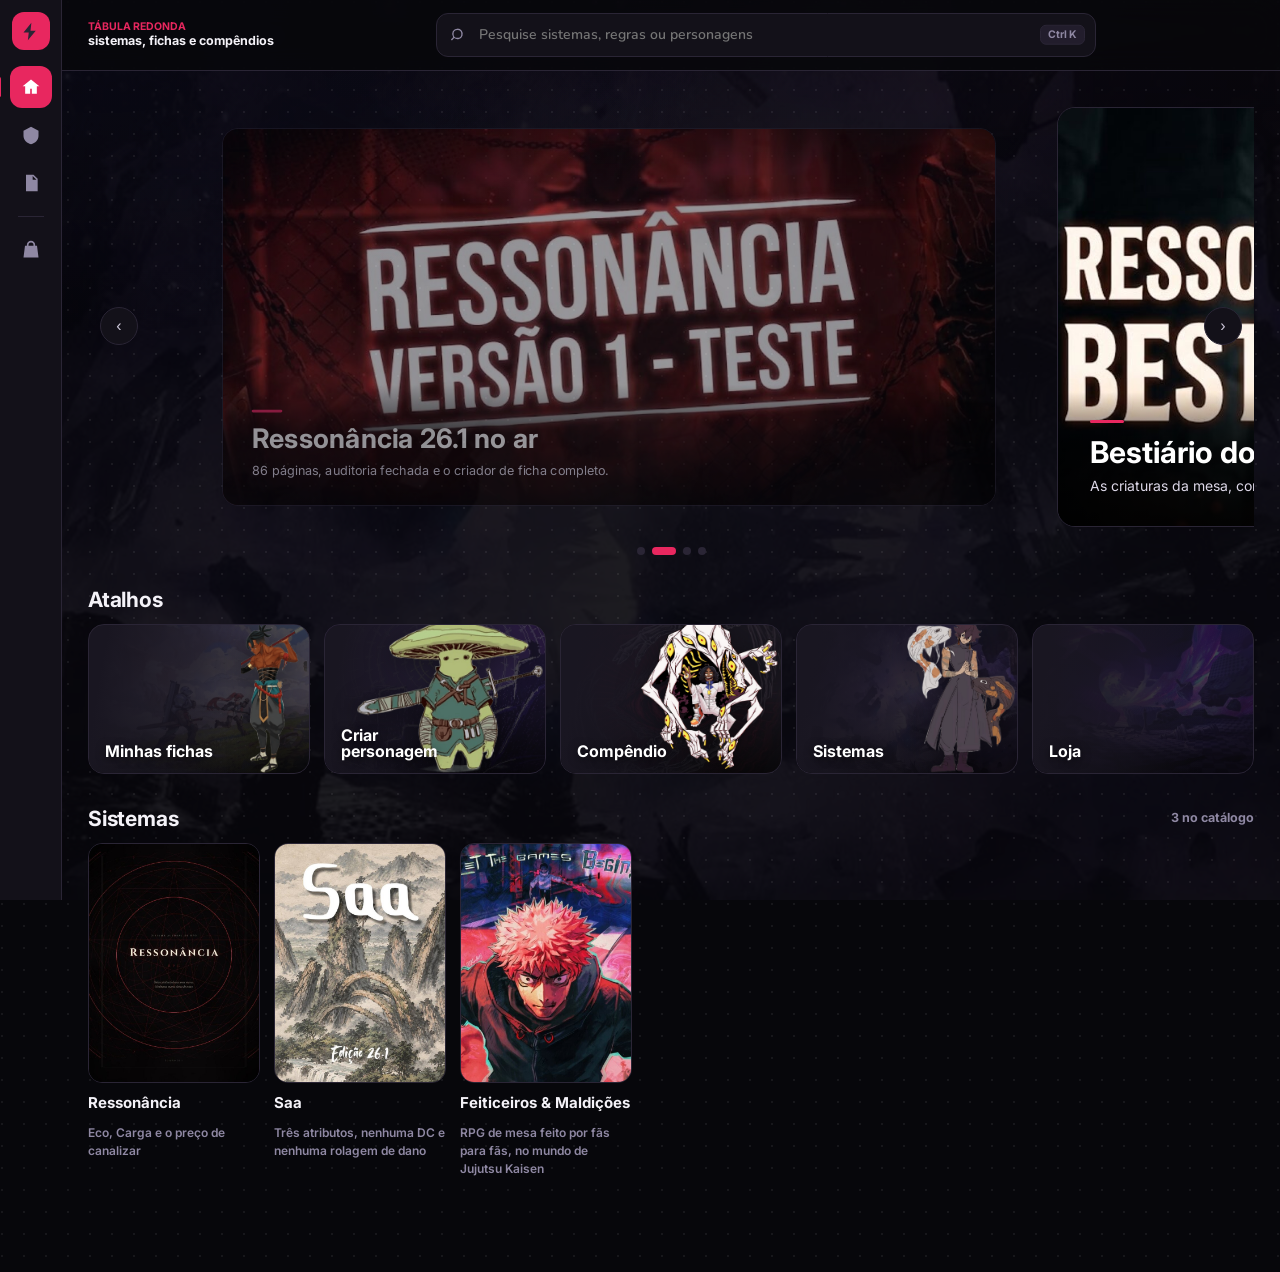
<file: index.html>
<!doctype html>
<html lang="pt" data-tema="escuro" data-pele="eco" data-estado="normal" data-corrupcao="0">
<head>
<meta charset="utf-8">
<meta name="viewport" content="width=device-width,initial-scale=1,viewport-fit=cover">
<title>Tábula Redonda</title>
<meta name="description" content="Catálogo de sistemas de RPG, fichas e bibliotecas.">
<link rel="preconnect" href="https://fonts.googleapis.com">
<link rel="preconnect" href="https://fonts.gstatic.com" crossorigin>
<link rel="stylesheet" href="https://fonts.googleapis.com/css2?family=Fredoka:wght@500;600;700&family=Inter:wght@400;600;700&family=Nunito:ital,wght@0,500;0,600;0,700;1,600&display=swap">
<link rel="stylesheet" href="css/tema.css">
<link rel="stylesheet" href="css/layout.css">
<link rel="stylesheet" href="css/criador.css">
<link rel="stylesheet" href="css/paginas.css">
<link rel="stylesheet" href="css/casca.css">
<link rel="stylesheet" href="css/escuro.css">
<script src="js/config.js"></script>
<link rel="manifest" href="manifest.webmanifest">
<meta name="theme-color" content="#1b1226">
<link rel="apple-touch-icon" href="img/app/icone-180.png">
<meta name="apple-mobile-web-app-capable" content="yes">
<meta name="mobile-web-app-capable" content="yes">
<script src="js/aplicativo.js" defer></script>
<script src="js/tema.js"></script>
</head>
<body data-pagina="catalogo" data-casca="painel">

<div class="ceu"></div>

<svg style="display:none" aria-hidden="true"><defs>
<g id="i-forca"><path d="M4 9h3l2-4h3l-1 4h5a2 2 0 0 1 2 2.4l-1.2 6A2 2 0 0 1 14.8 19H7a3 3 0 0 1-3-3V9Z"/></g>
<g id="i-destreza"><path d="M20 3 8 9l3 2-5 6 1 1 6-5 2 3 6-12Z"/></g>
<g id="i-constituicao"><path d="M12 2 4 5v7c0 5 3.4 8.6 8 10 4.6-1.4 8-5 8-10V5l-8-3Zm3 9h-2v2h-2v-2H9V9h2V7h2v2h2v2Z"/></g>
<g id="i-inteligencia"><path d="M12 3a6 6 0 0 0-6 6c0 2.3 1.2 3.7 2.2 5 .6.8.8 1.3.8 2v1h6v-1c0-.7.2-1.2.8-2 1-1.3 2.2-2.7 2.2-5a6 6 0 0 0-6-6Zm-3 15h6v1.5a1.5 1.5 0 0 1-1.5 1.5h-3A1.5 1.5 0 0 1 9 19.5V18Z"/></g>
<g id="i-carga"><path d="M13 2 4 13h6l-1 9 9-11h-6l1-9Z"/></g>
<g id="i-carisma"><path d="M12 2.5 14.9 8l6.1.9-4.4 4.3 1 6.1-5.6-2.9-5.6 2.9 1-6.1L3 8.9 9.1 8 12 2.5Z"/></g>
<g id="i-vida"><path d="M12 21s-8-4.9-8-10.4A4.6 4.6 0 0 1 12 7a4.6 4.6 0 0 1 8 3.6C20 16.1 12 21 12 21Z"/></g>
<g id="i-escudo"><path d="M12 2 4 5.2v6.3c0 5 3.3 8.9 8 10.5 4.7-1.6 8-5.5 8-10.5V5.2L12 2Z"/></g>
<g id="i-peso"><path d="M8.5 7a3.5 3.5 0 1 1 7 0h2.1l2.4 13H4L6.4 7h2.1Zm2 0h3a1.5 1.5 0 0 0-3 0Z"/></g>
<g id="i-alcance"><path d="M2 12h7l-2.5-3h3L14 12l-4.5 3h-3L9 12H2Zm13-6h7v12h-7V6Z"/></g>
<g id="i-limite"><path d="M12 3a9 9 0 0 0-9 9h3a6 6 0 0 1 12 0h3a9 9 0 0 0-9-9Zm1 9.3V8h-2v4.3A2 2 0 1 0 13 12.3Z"/></g>
<g id="i-busca"><path d="M10.5 3a7.5 7.5 0 1 1-4.6 13.4l-3.2 3.2-1.4-1.4 3.2-3.2A7.5 7.5 0 0 1 10.5 3Zm0 2a5.5 5.5 0 1 0 0 11 5.5 5.5 0 0 0 0-11Z"/></g>
<g id="i-saco"><path d="M7 7V6a5 5 0 0 1 10 0v1h2.2L21 21H3L4.8 7H7Zm2 0h6V6a3 3 0 0 0-6 0v1Z"/></g>
<g id="i-raio"><path d="M11 2 5 13h5l-1 9 7-12h-5l2-8H11Z"/></g>
<g id="i-classe"><path d="M12 2 3 7v6c0 5 3.9 8.9 9 10 5.1-1.1 9-5 9-10V7l-9-5Z"/></g>
<g id="i-livro"><path d="M4 4h7a3 3 0 0 1 3 3v13a3 3 0 0 0-3-3H4V4Zm16 0h-7a3 3 0 0 0-3 3v13a3 3 0 0 1 3-3h7V4Z"/></g>
<g id="i-term"><path d="M3 4h18v16H3V4Zm3.6 4.1 3.3 3.4-3.3 3.4 1.4 1.4 4.7-4.8-4.7-4.8-1.4 1.4ZM13 15h5v2h-5v-2Z"/></g>
</defs></svg>
<svg style="display:none" aria-hidden="true"><defs>
<g id="i-casa"><path d="M12 3 2 11h3v9h6v-6h2v6h6v-9h3L12 3Z"/></g>
<g id="i-livro"><path d="M5 3h11a3 3 0 0 1 3 3v15H8a3 3 0 0 1-3-3V3Zm3 2v12h9V6a1 1 0 0 0-1-1H8Z"/></g>
<g id="i-ficha"><path d="M6 2h9l5 5v15H6V2Zm8 1.5V8h4.5L14 3.5ZM8 11h8v2H8v-2Zm0 4h8v2H8v-2Z"/></g>
<g id="i-ferramenta"><path d="M21 7a5 5 0 0 1-6.7 4.7l-7 7a2 2 0 0 1-2.8-2.8l7-7A5 5 0 0 1 17 3l-3 3 2 2 3-3c.6.6 1 1.4 1 2Z"/></g>
<g id="i-estante"><path d="M3 4h4v16H3V4Zm6 0h4v16H9V4Zm6 1.2 3.5-.9 3.5 14.4-3.5.9L15 5.2Z"/></g>
<g id="i-sino"><path d="M12 2a6 6 0 0 0-6 6v4l-2 3v1h16v-1l-2-3V8a6 6 0 0 0-6-6Zm0 20a3 3 0 0 0 3-3H9a3 3 0 0 0 3 3Z"/></g>
<g id="i-paleta"><path d="M12 3a9 9 0 1 0 0 18 2 2 0 0 0 2-2c0-.5-.2-1-.5-1.3a2 2 0 0 1 1.5-3.3H17a4 4 0 0 0 4-4c0-4.1-4-7.4-9-7.4Zm-4.5 9a1.5 1.5 0 1 1 0-3 1.5 1.5 0 0 1 0 3Zm3-4a1.5 1.5 0 1 1 0-3 1.5 1.5 0 0 1 0 3Zm5 0a1.5 1.5 0 1 1 0-3 1.5 1.5 0 0 1 0 3Z"/></g>
</defs></svg>

<nav class="trilho-lat" aria-label="Navegação">
    <a class="marca-mini" href="index.html" aria-label="Tábula Redonda"><svg viewBox="0 0 24 24"><use href="#i-carga"/></svg></a>
    <a href="index.html" data-dica="Início" data-nav="inicio"><svg viewBox="0 0 24 24"><use href="#i-casa"/></svg></a>
    <a href="sistema.html" data-dica="Sistemas" data-nav="sistema"><svg viewBox="0 0 24 24"><use href="#i-classe"/></svg></a>
    <a href="fichas.html" data-dica="Fichas e personagens" data-nav="fichas"><svg viewBox="0 0 24 24"><use href="#i-ficha"/></svg></a>
    <span class="risca-v"></span>
    <a href="loja.html" data-dica="Loja" data-nav="loja"><svg viewBox="0 0 24 24"><use href="#i-saco"/></svg></a>
  </nav>

<div class="area">
  <header class="barra-topo">
    <div class="medidor-topo">
      <div class="txt"><b>TÁBULA REDONDA</b><span id="onde-estou">sistemas, fichas e compêndios</span></div>
    </div>
    <div class="busca-topo">
      <svg viewBox="0 0 24 24"><use href="#i-busca"/></svg>
      <input id="busca-global" type="search" placeholder="Pesquise sistemas, regras ou personagens" autocomplete="off">
      <kbd>Ctrl K</kbd>
    </div>
    <div class="acoes-topo">
      <span id="troca-tema"></span>
      <div class="ctrl" role="group" aria-label="Pele"><span class="peles">
        <button type="button" data-pele="eco" style="--g:#8a7ff0" aria-pressed="true" title="Eco"></button>
        <button type="button" data-pele="pessego" style="--g:#d9754f" aria-pressed="false" title="Pêssego"></button>
        <button type="button" data-pele="mar" style="--g:#2fa5b8" aria-pressed="false" title="Mar"></button>
        <button type="button" data-pele="bosque" style="--g:#5aa85c" aria-pressed="false" title="Bosque"></button>
        <button type="button" data-pele="crt" style="--g:#5ff58a" aria-pressed="false" title="CRT"></button>
        <button type="button" data-pele="vazio" style="--g:#8d8d99" aria-pressed="false" title="Vazio"></button>
        <button type="button" data-pele="corrompido" style="--g:#ff5ad6" aria-pressed="false" title="Corrompido"></button>
      </span></div>
    </div>
  </header>
  <main class="miolo" id="palco-pagina"></main>
</div>

<script src="js/regras.js"></script>
<script src="js/saa.js"></script>
<script src="js/fm.js"></script>
<script src="js/sistemas.js"></script>
<script src="js/compendio.js"></script>
<script src="js/paginas.js"></script>
<script src="js/nav.js"></script>
</body>
</html>
</file>
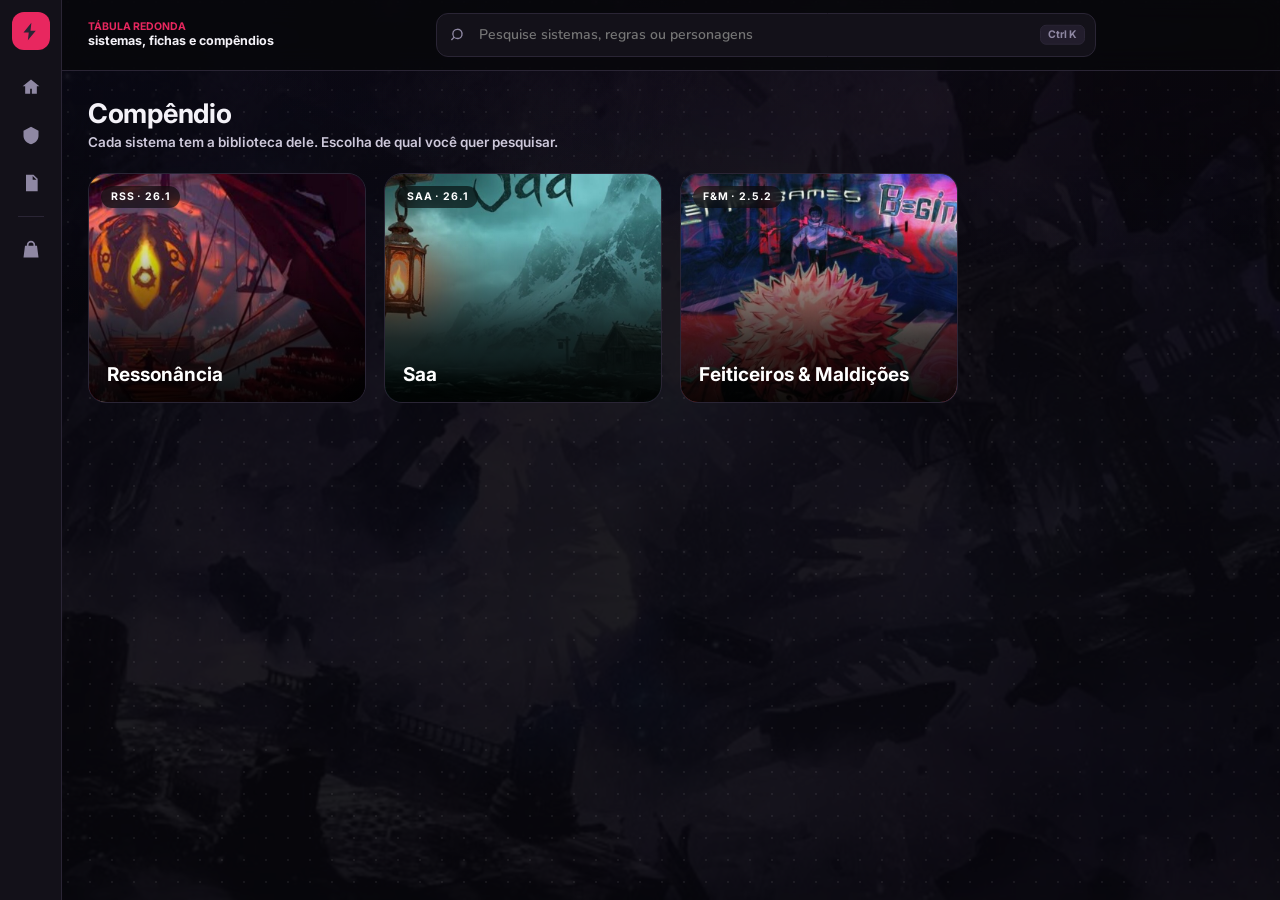
<file: compendio.html>
<!doctype html>
<html lang="pt" data-tema="escuro" data-pele="eco" data-estado="normal" data-corrupcao="0">
<head>
<meta charset="utf-8">
<meta name="viewport" content="width=device-width,initial-scale=1,viewport-fit=cover">
<title>Compêndio — Tábula Redonda</title>
<meta name="description" content="Biblioteca pesquisável de regras.">
<link rel="preconnect" href="https://fonts.googleapis.com">
<link rel="preconnect" href="https://fonts.gstatic.com" crossorigin>
<link rel="stylesheet" href="https://fonts.googleapis.com/css2?family=Fredoka:wght@500;600;700&family=Inter:wght@400;600;700&family=Nunito:ital,wght@0,500;0,600;0,700;1,600&display=swap">
<link rel="stylesheet" href="css/tema.css">
<link rel="stylesheet" href="css/layout.css">
<link rel="stylesheet" href="css/criador.css">
<link rel="stylesheet" href="css/paginas.css">
<link rel="stylesheet" href="css/casca.css">
<link rel="stylesheet" href="css/escuro.css">
<script src="js/config.js"></script>
<link rel="manifest" href="manifest.webmanifest">
<meta name="theme-color" content="#1b1226">
<link rel="apple-touch-icon" href="img/app/icone-180.png">
<meta name="apple-mobile-web-app-capable" content="yes">
<meta name="mobile-web-app-capable" content="yes">
<script src="js/aplicativo.js" defer></script>
<script src="js/tema.js"></script>
</head>
<body data-pagina="compendio" data-casca="painel">

<div class="ceu"></div>

<svg style="display:none" aria-hidden="true"><defs>
<g id="i-forca"><path d="M4 9h3l2-4h3l-1 4h5a2 2 0 0 1 2 2.4l-1.2 6A2 2 0 0 1 14.8 19H7a3 3 0 0 1-3-3V9Z"/></g>
<g id="i-destreza"><path d="M20 3 8 9l3 2-5 6 1 1 6-5 2 3 6-12Z"/></g>
<g id="i-constituicao"><path d="M12 2 4 5v7c0 5 3.4 8.6 8 10 4.6-1.4 8-5 8-10V5l-8-3Zm3 9h-2v2h-2v-2H9V9h2V7h2v2h2v2Z"/></g>
<g id="i-inteligencia"><path d="M12 3a6 6 0 0 0-6 6c0 2.3 1.2 3.7 2.2 5 .6.8.8 1.3.8 2v1h6v-1c0-.7.2-1.2.8-2 1-1.3 2.2-2.7 2.2-5a6 6 0 0 0-6-6Zm-3 15h6v1.5a1.5 1.5 0 0 1-1.5 1.5h-3A1.5 1.5 0 0 1 9 19.5V18Z"/></g>
<g id="i-carga"><path d="M13 2 4 13h6l-1 9 9-11h-6l1-9Z"/></g>
<g id="i-carisma"><path d="M12 2.5 14.9 8l6.1.9-4.4 4.3 1 6.1-5.6-2.9-5.6 2.9 1-6.1L3 8.9 9.1 8 12 2.5Z"/></g>
<g id="i-vida"><path d="M12 21s-8-4.9-8-10.4A4.6 4.6 0 0 1 12 7a4.6 4.6 0 0 1 8 3.6C20 16.1 12 21 12 21Z"/></g>
<g id="i-escudo"><path d="M12 2 4 5.2v6.3c0 5 3.3 8.9 8 10.5 4.7-1.6 8-5.5 8-10.5V5.2L12 2Z"/></g>
<g id="i-peso"><path d="M8.5 7a3.5 3.5 0 1 1 7 0h2.1l2.4 13H4L6.4 7h2.1Zm2 0h3a1.5 1.5 0 0 0-3 0Z"/></g>
<g id="i-alcance"><path d="M2 12h7l-2.5-3h3L14 12l-4.5 3h-3L9 12H2Zm13-6h7v12h-7V6Z"/></g>
<g id="i-limite"><path d="M12 3a9 9 0 0 0-9 9h3a6 6 0 0 1 12 0h3a9 9 0 0 0-9-9Zm1 9.3V8h-2v4.3A2 2 0 1 0 13 12.3Z"/></g>
<g id="i-busca"><path d="M10.5 3a7.5 7.5 0 1 1-4.6 13.4l-3.2 3.2-1.4-1.4 3.2-3.2A7.5 7.5 0 0 1 10.5 3Zm0 2a5.5 5.5 0 1 0 0 11 5.5 5.5 0 0 0 0-11Z"/></g>
<g id="i-saco"><path d="M7 7V6a5 5 0 0 1 10 0v1h2.2L21 21H3L4.8 7H7Zm2 0h6V6a3 3 0 0 0-6 0v1Z"/></g>
<g id="i-raio"><path d="M11 2 5 13h5l-1 9 7-12h-5l2-8H11Z"/></g>
<g id="i-classe"><path d="M12 2 3 7v6c0 5 3.9 8.9 9 10 5.1-1.1 9-5 9-10V7l-9-5Z"/></g>
<g id="i-livro"><path d="M4 4h7a3 3 0 0 1 3 3v13a3 3 0 0 0-3-3H4V4Zm16 0h-7a3 3 0 0 0-3 3v13a3 3 0 0 1 3-3h7V4Z"/></g>
<g id="i-term"><path d="M3 4h18v16H3V4Zm3.6 4.1 3.3 3.4-3.3 3.4 1.4 1.4 4.7-4.8-4.7-4.8-1.4 1.4ZM13 15h5v2h-5v-2Z"/></g>
</defs></svg>
<svg style="display:none" aria-hidden="true"><defs>
<g id="i-casa"><path d="M12 3 2 11h3v9h6v-6h2v6h6v-9h3L12 3Z"/></g>
<g id="i-livro"><path d="M5 3h11a3 3 0 0 1 3 3v15H8a3 3 0 0 1-3-3V3Zm3 2v12h9V6a1 1 0 0 0-1-1H8Z"/></g>
<g id="i-ficha"><path d="M6 2h9l5 5v15H6V2Zm8 1.5V8h4.5L14 3.5ZM8 11h8v2H8v-2Zm0 4h8v2H8v-2Z"/></g>
<g id="i-ferramenta"><path d="M21 7a5 5 0 0 1-6.7 4.7l-7 7a2 2 0 0 1-2.8-2.8l7-7A5 5 0 0 1 17 3l-3 3 2 2 3-3c.6.6 1 1.4 1 2Z"/></g>
<g id="i-estante"><path d="M3 4h4v16H3V4Zm6 0h4v16H9V4Zm6 1.2 3.5-.9 3.5 14.4-3.5.9L15 5.2Z"/></g>
<g id="i-sino"><path d="M12 2a6 6 0 0 0-6 6v4l-2 3v1h16v-1l-2-3V8a6 6 0 0 0-6-6Zm0 20a3 3 0 0 0 3-3H9a3 3 0 0 0 3 3Z"/></g>
<g id="i-paleta"><path d="M12 3a9 9 0 1 0 0 18 2 2 0 0 0 2-2c0-.5-.2-1-.5-1.3a2 2 0 0 1 1.5-3.3H17a4 4 0 0 0 4-4c0-4.1-4-7.4-9-7.4Zm-4.5 9a1.5 1.5 0 1 1 0-3 1.5 1.5 0 0 1 0 3Zm3-4a1.5 1.5 0 1 1 0-3 1.5 1.5 0 0 1 0 3Zm5 0a1.5 1.5 0 1 1 0-3 1.5 1.5 0 0 1 0 3Z"/></g>
</defs></svg>

<nav class="trilho-lat" aria-label="Navegação">
    <a class="marca-mini" href="index.html" aria-label="Tábula Redonda"><svg viewBox="0 0 24 24"><use href="#i-carga"/></svg></a>
    <a href="index.html" data-dica="Início" data-nav="inicio"><svg viewBox="0 0 24 24"><use href="#i-casa"/></svg></a>
    <a href="sistema.html" data-dica="Sistemas" data-nav="sistema"><svg viewBox="0 0 24 24"><use href="#i-classe"/></svg></a>
    <a href="fichas.html" data-dica="Fichas e personagens" data-nav="fichas"><svg viewBox="0 0 24 24"><use href="#i-ficha"/></svg></a>
    <span class="risca-v"></span>
    <a href="loja.html" data-dica="Loja" data-nav="loja"><svg viewBox="0 0 24 24"><use href="#i-saco"/></svg></a>
  </nav>

<div class="area">
  <header class="barra-topo">
    <div class="medidor-topo">
      <div class="txt"><b>TÁBULA REDONDA</b><span id="onde-estou">sistemas, fichas e compêndios</span></div>
    </div>
    <div class="busca-topo">
      <svg viewBox="0 0 24 24"><use href="#i-busca"/></svg>
      <input id="busca-global" type="search" placeholder="Pesquise sistemas, regras ou personagens" autocomplete="off">
      <kbd>Ctrl K</kbd>
    </div>
    <div class="acoes-topo">
      <span id="troca-tema"></span>
      <div class="ctrl" role="group" aria-label="Pele"><span class="peles">
        <button type="button" data-pele="eco" style="--g:#8a7ff0" aria-pressed="true" title="Eco"></button>
        <button type="button" data-pele="pessego" style="--g:#d9754f" aria-pressed="false" title="Pêssego"></button>
        <button type="button" data-pele="mar" style="--g:#2fa5b8" aria-pressed="false" title="Mar"></button>
        <button type="button" data-pele="bosque" style="--g:#5aa85c" aria-pressed="false" title="Bosque"></button>
        <button type="button" data-pele="crt" style="--g:#5ff58a" aria-pressed="false" title="CRT"></button>
        <button type="button" data-pele="vazio" style="--g:#8d8d99" aria-pressed="false" title="Vazio"></button>
        <button type="button" data-pele="corrompido" style="--g:#ff5ad6" aria-pressed="false" title="Corrompido"></button>
      </span></div>
    </div>
  </header>
  <main class="miolo" id="palco-pagina"></main>
</div>

<script src="js/regras.js"></script>
<script src="js/saa.js"></script>
<script src="js/fm.js"></script>
<script src="js/sistemas.js"></script>
<script src="js/compendio.js"></script>
<script src="js/paginas.js"></script>
<script src="js/nav.js"></script>
</body>
</html>
</file>
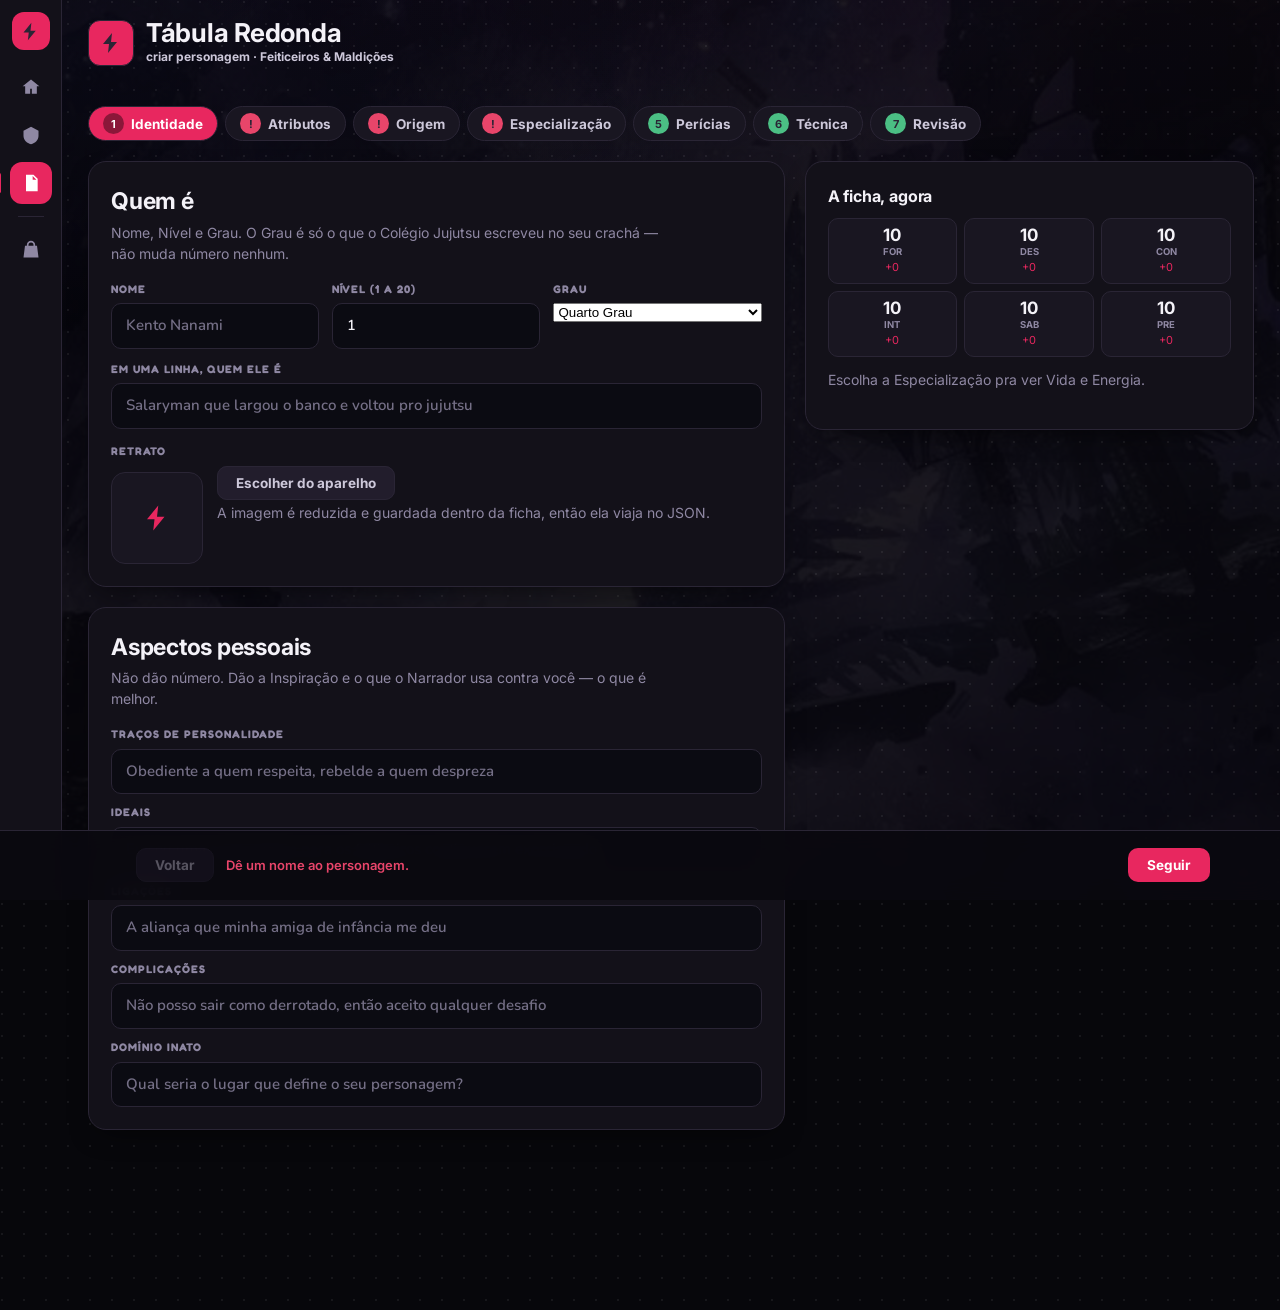
<file: criar-fm.html>
<!doctype html>
<html lang="pt" data-tema="escuro" data-pele="eco" data-estado="normal" data-corrupcao="0">
<head>
<meta charset="utf-8">
<meta name="viewport" content="width=device-width,initial-scale=1,viewport-fit=cover">
<title>Criar personagem — Feiticeiros &amp; Maldições</title>
<meta name="description" content="Criador de ficha do Ressonância RPG, edição 26.1.">
<link rel="preconnect" href="https://fonts.googleapis.com">
<link rel="preconnect" href="https://fonts.gstatic.com" crossorigin>
<link rel="stylesheet" href="https://fonts.googleapis.com/css2?family=Fredoka:wght@500;600;700&family=Inter:wght@400;600;700&family=Nunito:ital,wght@0,500;0,600;0,700;1,600&display=swap">
<link rel="stylesheet" href="css/tema.css">
<link rel="stylesheet" href="css/layout.css">
<link rel="stylesheet" href="css/criador.css">
<link rel="stylesheet" href="css/paginas.css">
<link rel="stylesheet" href="css/casca.css">
<link rel="stylesheet" href="css/escuro.css">
<script src="js/config.js"></script>
<link rel="manifest" href="manifest.webmanifest">
<meta name="theme-color" content="#1b1226">
<link rel="apple-touch-icon" href="img/app/icone-180.png">
<meta name="apple-mobile-web-app-capable" content="yes">
<meta name="mobile-web-app-capable" content="yes">
<script src="js/aplicativo.js" defer></script>
<script src="js/tema.js"></script>
</head>
<body data-casca="painel">

<div class="ceu"></div>
<svg style="display:none" aria-hidden="true"><defs>
<g id="i-casa"><path d="M12 3 2 11h3v9h6v-6h2v6h6v-9h3L12 3Z"/></g>
<g id="i-livro"><path d="M5 3h11a3 3 0 0 1 3 3v15H8a3 3 0 0 1-3-3V3Zm3 2v12h9V6a1 1 0 0 0-1-1H8Z"/></g>
<g id="i-ficha"><path d="M6 2h9l5 5v15H6V2Zm8 1.5V8h4.5L14 3.5ZM8 11h8v2H8v-2Zm0 4h8v2H8v-2Z"/></g>
<g id="i-estante"><path d="M3 4h4v16H3V4Zm6 0h4v16H9V4Zm6 1.2 3.5-.9 3.5 14.4-3.5.9L15 5.2Z"/></g>
</defs></svg>
<div class="luzmouse" aria-hidden="true"></div>

<svg style="display:none" aria-hidden="true"><defs>
<g id="i-forca"><path d="M4 9h3l2-4h3l-1 4h5a2 2 0 0 1 2 2.4l-1.2 6A2 2 0 0 1 14.8 19H7a3 3 0 0 1-3-3V9Z"/></g>
<g id="i-destreza"><path d="M20 3 8 9l3 2-5 6 1 1 6-5 2 3 6-12Z"/></g>
<g id="i-constituicao"><path d="M12 2 4 5v7c0 5 3.4 8.6 8 10 4.6-1.4 8-5 8-10V5l-8-3Zm3 9h-2v2h-2v-2H9V9h2V7h2v2h2v2Z"/></g>
<g id="i-inteligencia"><path d="M12 3a6 6 0 0 0-6 6c0 2.3 1.2 3.7 2.2 5 .6.8.8 1.3.8 2v1h6v-1c0-.7.2-1.2.8-2 1-1.3 2.2-2.7 2.2-5a6 6 0 0 0-6-6Zm-3 15h6v1.5a1.5 1.5 0 0 1-1.5 1.5h-3A1.5 1.5 0 0 1 9 19.5V18Z"/></g>
<g id="i-carga"><path d="M13 2 4 13h6l-1 9 9-11h-6l1-9Z"/></g>
<g id="i-carisma"><path d="M12 2.5 14.9 8l6.1.9-4.4 4.3 1 6.1-5.6-2.9-5.6 2.9 1-6.1L3 8.9 9.1 8 12 2.5Z"/></g>
<g id="i-vida"><path d="M12 21s-8-4.9-8-10.4A4.6 4.6 0 0 1 12 7a4.6 4.6 0 0 1 8 3.6C20 16.1 12 21 12 21Z"/></g>
<g id="i-escudo"><path d="M12 2 4 5.2v6.3c0 5 3.3 8.9 8 10.5 4.7-1.6 8-5.5 8-10.5V5.2L12 2Z"/></g>
<g id="i-peso"><path d="M8.5 7a3.5 3.5 0 1 1 7 0h2.1l2.4 13H4L6.4 7h2.1Zm2 0h3a1.5 1.5 0 0 0-3 0Z"/></g>
<g id="i-alcance"><path d="M2 12h7l-2.5-3h3L14 12l-4.5 3h-3L9 12H2Zm13-6h7v12h-7V6Z"/></g>
<g id="i-limite"><path d="M12 3a9 9 0 0 0-9 9h3a6 6 0 0 1 12 0h3a9 9 0 0 0-9-9Zm1 9.3V8h-2v4.3A2 2 0 1 0 13 12.3Z"/></g>
<g id="i-busca"><path d="M10.5 3a7.5 7.5 0 1 1-4.6 13.4l-3.2 3.2-1.4-1.4 3.2-3.2A7.5 7.5 0 0 1 10.5 3Zm0 2a5.5 5.5 0 1 0 0 11 5.5 5.5 0 0 0 0-11Z"/></g>
<g id="i-saco"><path d="M7 7V6a5 5 0 0 1 10 0v1h2.2L21 21H3L4.8 7H7Zm2 0h6V6a3 3 0 0 0-6 0v1Z"/></g>
<g id="i-raio"><path d="M11 2 5 13h5l-1 9 7-12h-5l2-8H11Z"/></g>
<g id="i-classe"><path d="M12 2 3 7v6c0 5 3.9 8.9 9 10 5.1-1.1 9-5 9-10V7l-9-5Z"/></g>
<g id="i-livro"><path d="M4 4h7a3 3 0 0 1 3 3v13a3 3 0 0 0-3-3H4V4Zm16 0h-7a3 3 0 0 0-3 3v13a3 3 0 0 1 3-3h7V4Z"/></g>
<g id="i-term"><path d="M3 4h18v16H3V4Zm3.6 4.1 3.3 3.4-3.3 3.4 1.4 1.4 4.7-4.8-4.7-4.8-1.4 1.4ZM13 15h5v2h-5v-2Z"/></g>
</defs></svg>

<nav class="trilho-lat" aria-label="Navegação">
    <a class="marca-mini" href="index.html" aria-label="Tábula Redonda"><svg viewBox="0 0 24 24"><use href="#i-carga"/></svg></a>
    <a href="index.html" data-dica="Início" data-nav="inicio"><svg viewBox="0 0 24 24"><use href="#i-casa"/></svg></a>
    <a href="sistema.html" data-dica="Sistemas" data-nav="sistema"><svg viewBox="0 0 24 24"><use href="#i-classe"/></svg></a>
    <a href="fichas.html" data-dica="Fichas e personagens" data-nav="fichas"><svg viewBox="0 0 24 24"><use href="#i-ficha"/></svg></a>
    <span class="risca-v"></span>
    <a href="loja.html" data-dica="Loja" data-nav="loja"><svg viewBox="0 0 24 24"><use href="#i-saco"/></svg></a>
  </nav>

<div class="tela area-estreita">
<div class="cabeca">
  <div class="logo">
    <span class="bolha"><svg viewBox="0 0 24 24" style="width:24px;height:24px;fill:var(--traco)"><use href="#i-carga"/></svg></span>
    <div><h1>Tábula Redonda</h1><small>criar personagem · Feiticeiros &amp; Maldições</small></div>
  </div>
  <div class="ctrl" role="group" aria-label="Aparência e atalhos"><span class="peles">
    <button type="button" data-pele="eco"        style="--g:#8a7ff0" aria-pressed="true"  title="Eco"></button>
    <button type="button" data-pele="pessego"    style="--g:#d9754f" aria-pressed="false" title="Pêssego"></button>
    <button type="button" data-pele="mar"        style="--g:#2fa5b8" aria-pressed="false" title="Mar"></button>
    <button type="button" data-pele="bosque"     style="--g:#5aa85c" aria-pressed="false" title="Bosque"></button>
    <button type="button" data-pele="crt"        style="--g:#5ff58a" aria-pressed="false" title="CRT"></button>
    <button type="button" data-pele="vazio"      style="--g:#8d8d99" aria-pressed="false" title="Vazio"></button>
    <button type="button" data-pele="corrompido" style="--g:#ff5ad6" aria-pressed="false" title="Corrompido"></button></span>
    <span class="risca"></span>
    <span id="troca-tema"></span>
    <a class="som" href="fichas.html" style="text-decoration:none;display:inline-flex;align-items:center">minhas fichas</a>
    <button type="button" class="som" id="b-nova">ficha nova</button>
    <label class="som" for="f-importar" style="display:inline-flex;align-items:center">importar
      <input id="f-importar" type="file" accept="application/json,.json" hidden></label>
  </div>
</div>

<p id="sem-memoria" hidden class="cartao" style="max-width:1140px;margin:0 auto 14px;background:var(--vida);
   color:var(--traco);font-weight:700;font-size:14px">
  Este navegador não está deixando guardar nada (aba anônima ou cookies bloqueados).
  Dá pra criar a ficha, mas ela <b>não fica salva</b> — exporte o JSON antes de fechar.
</p>

<main class="criador">
  <nav class="etapas" id="etapas" aria-label="Etapas da criação"></nav>
  <div class="mesa">
    <div class="palco" id="palco"></div>
    <aside class="painel-vivo" id="painel"></aside>
  </div>
</main>
</div>

<footer class="rodape-c">
  <div class="dentro">
    <button class="bt calado" type="button" id="b-voltar">Voltar</button>
    <p class="dizer" id="dizer"></p>
    <button class="bt" type="button" id="b-seguir">Seguir</button>
  </div>
</footer>

<script src="js/fm.js"></script>
<script src="js/armazenar.js"></script>
<script src="js/retrato.js"></script>
<script src="js/criador-fm.js"></script>
<script src="js/nav.js"></script>
</body>
</html>
</file>
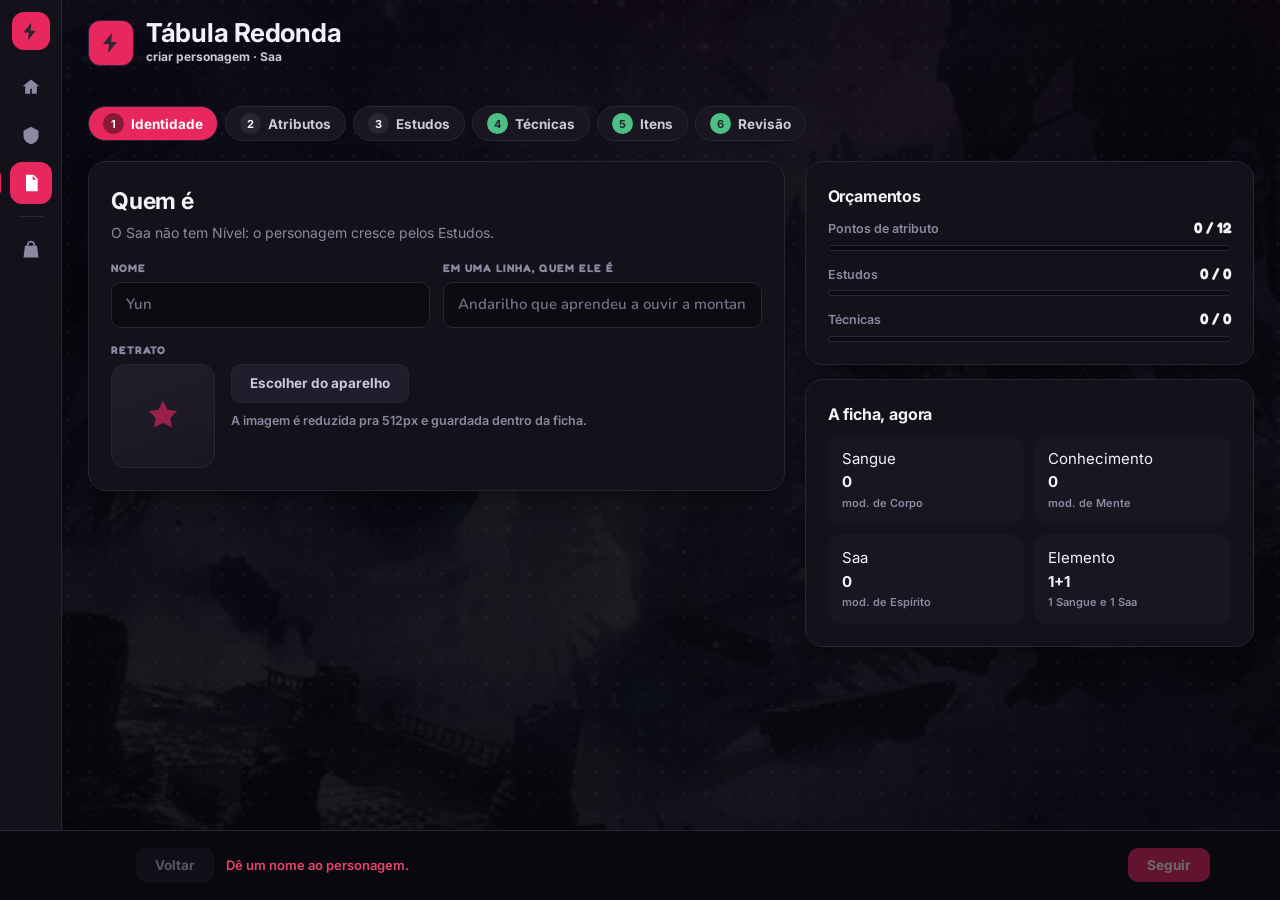
<file: criar-saa.html>
<!doctype html>
<html lang="pt" data-tema="escuro" data-pele="eco" data-estado="normal" data-corrupcao="0">
<head>
<meta charset="utf-8">
<meta name="viewport" content="width=device-width,initial-scale=1,viewport-fit=cover">
<title>Criar personagem no Saa — Tábula Redonda</title>
<meta name="description" content="Criador de ficha do Ressonância RPG, edição 26.1.">
<link rel="preconnect" href="https://fonts.googleapis.com">
<link rel="preconnect" href="https://fonts.gstatic.com" crossorigin>
<link rel="stylesheet" href="https://fonts.googleapis.com/css2?family=Fredoka:wght@500;600;700&family=Inter:wght@400;600;700&family=Nunito:ital,wght@0,500;0,600;0,700;1,600&display=swap">
<link rel="stylesheet" href="css/tema.css">
<link rel="stylesheet" href="css/layout.css">
<link rel="stylesheet" href="css/criador.css">
<link rel="stylesheet" href="css/paginas.css">
<link rel="stylesheet" href="css/casca.css">
<link rel="stylesheet" href="css/escuro.css">
<script src="js/config.js"></script>
<link rel="manifest" href="manifest.webmanifest">
<meta name="theme-color" content="#1b1226">
<link rel="apple-touch-icon" href="img/app/icone-180.png">
<meta name="apple-mobile-web-app-capable" content="yes">
<meta name="mobile-web-app-capable" content="yes">
<script src="js/aplicativo.js" defer></script>
<script src="js/tema.js"></script>
</head>
<body data-casca="painel">

<div class="ceu"></div>
<svg style="display:none" aria-hidden="true"><defs>
<g id="i-casa"><path d="M12 3 2 11h3v9h6v-6h2v6h6v-9h3L12 3Z"/></g>
<g id="i-livro"><path d="M5 3h11a3 3 0 0 1 3 3v15H8a3 3 0 0 1-3-3V3Zm3 2v12h9V6a1 1 0 0 0-1-1H8Z"/></g>
<g id="i-ficha"><path d="M6 2h9l5 5v15H6V2Zm8 1.5V8h4.5L14 3.5ZM8 11h8v2H8v-2Zm0 4h8v2H8v-2Z"/></g>
<g id="i-estante"><path d="M3 4h4v16H3V4Zm6 0h4v16H9V4Zm6 1.2 3.5-.9 3.5 14.4-3.5.9L15 5.2Z"/></g>
</defs></svg>
<div class="luzmouse" aria-hidden="true"></div>

<svg style="display:none" aria-hidden="true"><defs>
<g id="i-forca"><path d="M4 9h3l2-4h3l-1 4h5a2 2 0 0 1 2 2.4l-1.2 6A2 2 0 0 1 14.8 19H7a3 3 0 0 1-3-3V9Z"/></g>
<g id="i-destreza"><path d="M20 3 8 9l3 2-5 6 1 1 6-5 2 3 6-12Z"/></g>
<g id="i-constituicao"><path d="M12 2 4 5v7c0 5 3.4 8.6 8 10 4.6-1.4 8-5 8-10V5l-8-3Zm3 9h-2v2h-2v-2H9V9h2V7h2v2h2v2Z"/></g>
<g id="i-inteligencia"><path d="M12 3a6 6 0 0 0-6 6c0 2.3 1.2 3.7 2.2 5 .6.8.8 1.3.8 2v1h6v-1c0-.7.2-1.2.8-2 1-1.3 2.2-2.7 2.2-5a6 6 0 0 0-6-6Zm-3 15h6v1.5a1.5 1.5 0 0 1-1.5 1.5h-3A1.5 1.5 0 0 1 9 19.5V18Z"/></g>
<g id="i-carga"><path d="M13 2 4 13h6l-1 9 9-11h-6l1-9Z"/></g>
<g id="i-carisma"><path d="M12 2.5 14.9 8l6.1.9-4.4 4.3 1 6.1-5.6-2.9-5.6 2.9 1-6.1L3 8.9 9.1 8 12 2.5Z"/></g>
<g id="i-vida"><path d="M12 21s-8-4.9-8-10.4A4.6 4.6 0 0 1 12 7a4.6 4.6 0 0 1 8 3.6C20 16.1 12 21 12 21Z"/></g>
<g id="i-escudo"><path d="M12 2 4 5.2v6.3c0 5 3.3 8.9 8 10.5 4.7-1.6 8-5.5 8-10.5V5.2L12 2Z"/></g>
<g id="i-peso"><path d="M8.5 7a3.5 3.5 0 1 1 7 0h2.1l2.4 13H4L6.4 7h2.1Zm2 0h3a1.5 1.5 0 0 0-3 0Z"/></g>
<g id="i-alcance"><path d="M2 12h7l-2.5-3h3L14 12l-4.5 3h-3L9 12H2Zm13-6h7v12h-7V6Z"/></g>
<g id="i-limite"><path d="M12 3a9 9 0 0 0-9 9h3a6 6 0 0 1 12 0h3a9 9 0 0 0-9-9Zm1 9.3V8h-2v4.3A2 2 0 1 0 13 12.3Z"/></g>
<g id="i-busca"><path d="M10.5 3a7.5 7.5 0 1 1-4.6 13.4l-3.2 3.2-1.4-1.4 3.2-3.2A7.5 7.5 0 0 1 10.5 3Zm0 2a5.5 5.5 0 1 0 0 11 5.5 5.5 0 0 0 0-11Z"/></g>
<g id="i-saco"><path d="M7 7V6a5 5 0 0 1 10 0v1h2.2L21 21H3L4.8 7H7Zm2 0h6V6a3 3 0 0 0-6 0v1Z"/></g>
<g id="i-raio"><path d="M11 2 5 13h5l-1 9 7-12h-5l2-8H11Z"/></g>
<g id="i-classe"><path d="M12 2 3 7v6c0 5 3.9 8.9 9 10 5.1-1.1 9-5 9-10V7l-9-5Z"/></g>
<g id="i-livro"><path d="M4 4h7a3 3 0 0 1 3 3v13a3 3 0 0 0-3-3H4V4Zm16 0h-7a3 3 0 0 0-3 3v13a3 3 0 0 1 3-3h7V4Z"/></g>
<g id="i-term"><path d="M3 4h18v16H3V4Zm3.6 4.1 3.3 3.4-3.3 3.4 1.4 1.4 4.7-4.8-4.7-4.8-1.4 1.4ZM13 15h5v2h-5v-2Z"/></g>
</defs></svg>

<nav class="trilho-lat" aria-label="Navegação">
    <a class="marca-mini" href="index.html" aria-label="Tábula Redonda"><svg viewBox="0 0 24 24"><use href="#i-carga"/></svg></a>
    <a href="index.html" data-dica="Início" data-nav="inicio"><svg viewBox="0 0 24 24"><use href="#i-casa"/></svg></a>
    <a href="sistema.html" data-dica="Sistemas" data-nav="sistema"><svg viewBox="0 0 24 24"><use href="#i-classe"/></svg></a>
    <a href="fichas.html" data-dica="Fichas e personagens" data-nav="fichas"><svg viewBox="0 0 24 24"><use href="#i-ficha"/></svg></a>
    <span class="risca-v"></span>
    <a href="loja.html" data-dica="Loja" data-nav="loja"><svg viewBox="0 0 24 24"><use href="#i-saco"/></svg></a>
  </nav>

<div class="tela area-estreita">
<div class="cabeca">
  <div class="logo">
    <span class="bolha"><svg viewBox="0 0 24 24" style="width:24px;height:24px;fill:var(--traco)"><use href="#i-carga"/></svg></span>
    <div><h1>Tábula Redonda</h1><small>criar personagem · Saa</small></div>
  </div>
  <div class="ctrl" role="group" aria-label="Aparência e atalhos"><span class="peles">
    <button type="button" data-pele="eco"        style="--g:#8a7ff0" aria-pressed="true"  title="Eco"></button>
    <button type="button" data-pele="pessego"    style="--g:#d9754f" aria-pressed="false" title="Pêssego"></button>
    <button type="button" data-pele="mar"        style="--g:#2fa5b8" aria-pressed="false" title="Mar"></button>
    <button type="button" data-pele="bosque"     style="--g:#5aa85c" aria-pressed="false" title="Bosque"></button>
    <button type="button" data-pele="crt"        style="--g:#5ff58a" aria-pressed="false" title="CRT"></button>
    <button type="button" data-pele="vazio"      style="--g:#8d8d99" aria-pressed="false" title="Vazio"></button>
    <button type="button" data-pele="corrompido" style="--g:#ff5ad6" aria-pressed="false" title="Corrompido"></button></span>
    <span class="risca"></span>
    <span id="troca-tema"></span>
    <a class="som" href="fichas.html" style="text-decoration:none;display:inline-flex;align-items:center">minhas fichas</a>
    <button type="button" class="som" id="b-nova">ficha nova</button>
    <label class="som" for="f-importar" style="display:inline-flex;align-items:center">importar
      <input id="f-importar" type="file" accept="application/json,.json" hidden></label>
  </div>
</div>

<p id="sem-memoria" hidden class="cartao" style="max-width:1140px;margin:0 auto 14px;background:var(--vida);
   color:var(--traco);font-weight:700;font-size:14px">
  Este navegador não está deixando guardar nada (aba anônima ou cookies bloqueados).
  Dá pra criar a ficha, mas ela <b>não fica salva</b> — exporte o JSON antes de fechar.
</p>

<main class="criador">
  <nav class="etapas" id="etapas" aria-label="Etapas da criação"></nav>
  <div class="mesa">
    <div class="palco" id="palco"></div>
    <aside class="painel-vivo" id="painel"></aside>
  </div>
</main>
</div>

<footer class="rodape-c">
  <div class="dentro">
    <button class="bt calado" type="button" id="b-voltar">Voltar</button>
    <p class="dizer" id="dizer"></p>
    <button class="bt" type="button" id="b-seguir">Seguir</button>
  </div>
</footer>

<script src="js/saa.js"></script>
<script src="js/armazenar.js"></script>
<script src="js/retrato.js"></script>
<script src="js/criador-saa.js"></script>
<script src="js/nav.js"></script>
</body>
</html>
</file>
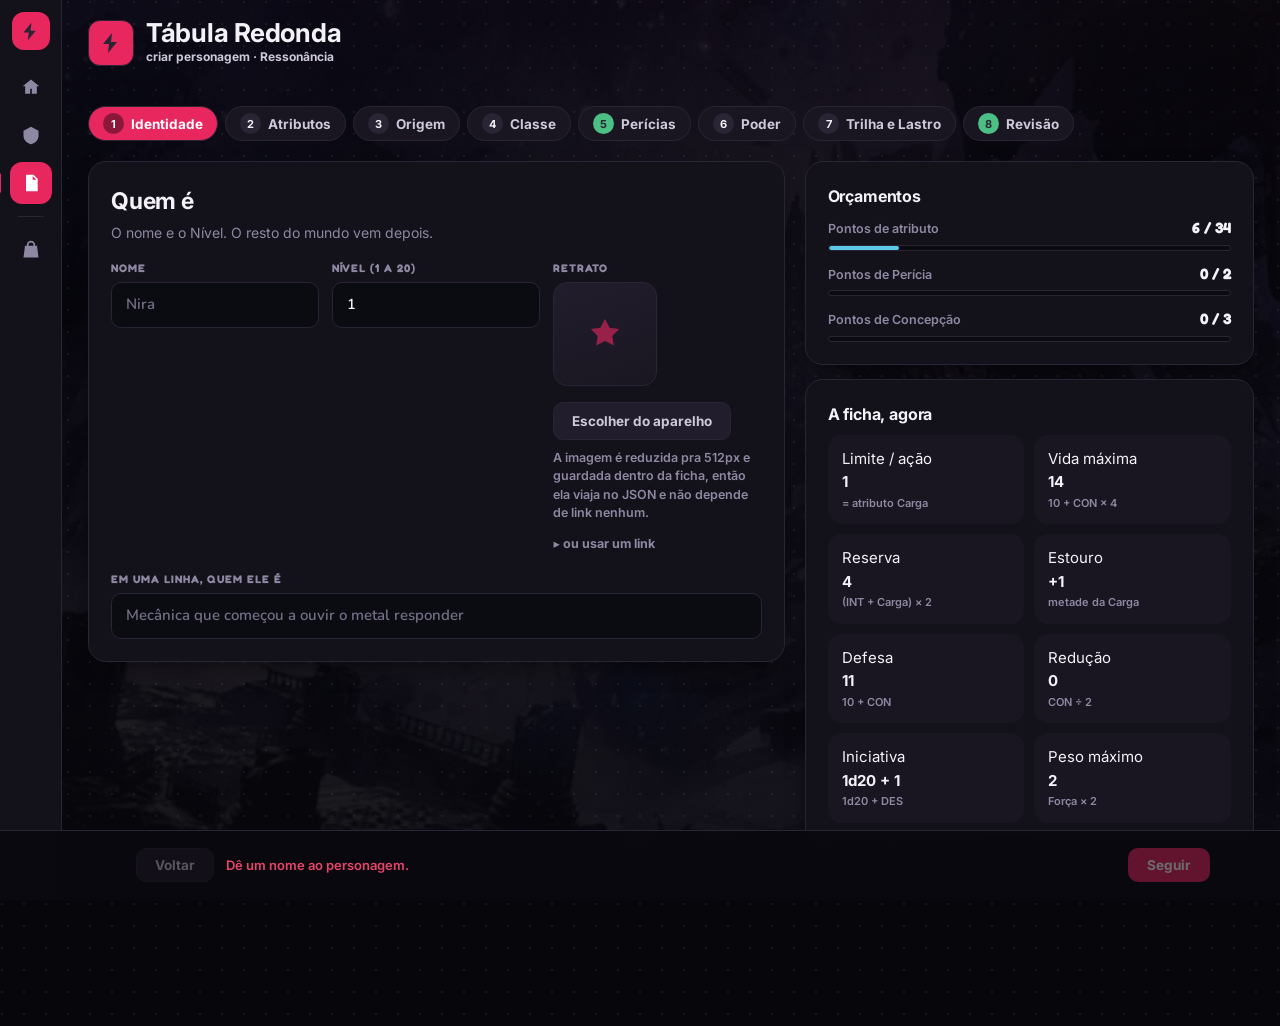
<file: criar.html>
<!doctype html>
<html lang="pt" data-tema="escuro" data-pele="eco" data-estado="normal" data-corrupcao="0">
<head>
<meta charset="utf-8">
<meta name="viewport" content="width=device-width,initial-scale=1,viewport-fit=cover">
<title>Criar personagem — Tábula Redonda</title>
<meta name="description" content="Criador de ficha do Ressonância RPG, edição 26.1.">
<link rel="preconnect" href="https://fonts.googleapis.com">
<link rel="preconnect" href="https://fonts.gstatic.com" crossorigin>
<link rel="stylesheet" href="https://fonts.googleapis.com/css2?family=Fredoka:wght@500;600;700&family=Inter:wght@400;600;700&family=Nunito:ital,wght@0,500;0,600;0,700;1,600&display=swap">
<link rel="stylesheet" href="css/tema.css">
<link rel="stylesheet" href="css/layout.css">
<link rel="stylesheet" href="css/criador.css">
<link rel="stylesheet" href="css/paginas.css">
<link rel="stylesheet" href="css/casca.css">
<link rel="stylesheet" href="css/escuro.css">
<script src="js/config.js"></script>
<link rel="manifest" href="manifest.webmanifest">
<meta name="theme-color" content="#1b1226">
<link rel="apple-touch-icon" href="img/app/icone-180.png">
<meta name="apple-mobile-web-app-capable" content="yes">
<meta name="mobile-web-app-capable" content="yes">
<script src="js/aplicativo.js" defer></script>
<script src="js/tema.js"></script>
</head>
<body data-casca="painel">

<div class="ceu"></div>
<svg style="display:none" aria-hidden="true"><defs>
<g id="i-casa"><path d="M12 3 2 11h3v9h6v-6h2v6h6v-9h3L12 3Z"/></g>
<g id="i-livro"><path d="M5 3h11a3 3 0 0 1 3 3v15H8a3 3 0 0 1-3-3V3Zm3 2v12h9V6a1 1 0 0 0-1-1H8Z"/></g>
<g id="i-ficha"><path d="M6 2h9l5 5v15H6V2Zm8 1.5V8h4.5L14 3.5ZM8 11h8v2H8v-2Zm0 4h8v2H8v-2Z"/></g>
<g id="i-estante"><path d="M3 4h4v16H3V4Zm6 0h4v16H9V4Zm6 1.2 3.5-.9 3.5 14.4-3.5.9L15 5.2Z"/></g>
</defs></svg>
<div class="luzmouse" aria-hidden="true"></div>

<svg style="display:none" aria-hidden="true"><defs>
<g id="i-forca"><path d="M4 9h3l2-4h3l-1 4h5a2 2 0 0 1 2 2.4l-1.2 6A2 2 0 0 1 14.8 19H7a3 3 0 0 1-3-3V9Z"/></g>
<g id="i-destreza"><path d="M20 3 8 9l3 2-5 6 1 1 6-5 2 3 6-12Z"/></g>
<g id="i-constituicao"><path d="M12 2 4 5v7c0 5 3.4 8.6 8 10 4.6-1.4 8-5 8-10V5l-8-3Zm3 9h-2v2h-2v-2H9V9h2V7h2v2h2v2Z"/></g>
<g id="i-inteligencia"><path d="M12 3a6 6 0 0 0-6 6c0 2.3 1.2 3.7 2.2 5 .6.8.8 1.3.8 2v1h6v-1c0-.7.2-1.2.8-2 1-1.3 2.2-2.7 2.2-5a6 6 0 0 0-6-6Zm-3 15h6v1.5a1.5 1.5 0 0 1-1.5 1.5h-3A1.5 1.5 0 0 1 9 19.5V18Z"/></g>
<g id="i-carga"><path d="M13 2 4 13h6l-1 9 9-11h-6l1-9Z"/></g>
<g id="i-carisma"><path d="M12 2.5 14.9 8l6.1.9-4.4 4.3 1 6.1-5.6-2.9-5.6 2.9 1-6.1L3 8.9 9.1 8 12 2.5Z"/></g>
<g id="i-vida"><path d="M12 21s-8-4.9-8-10.4A4.6 4.6 0 0 1 12 7a4.6 4.6 0 0 1 8 3.6C20 16.1 12 21 12 21Z"/></g>
<g id="i-escudo"><path d="M12 2 4 5.2v6.3c0 5 3.3 8.9 8 10.5 4.7-1.6 8-5.5 8-10.5V5.2L12 2Z"/></g>
<g id="i-peso"><path d="M8.5 7a3.5 3.5 0 1 1 7 0h2.1l2.4 13H4L6.4 7h2.1Zm2 0h3a1.5 1.5 0 0 0-3 0Z"/></g>
<g id="i-alcance"><path d="M2 12h7l-2.5-3h3L14 12l-4.5 3h-3L9 12H2Zm13-6h7v12h-7V6Z"/></g>
<g id="i-limite"><path d="M12 3a9 9 0 0 0-9 9h3a6 6 0 0 1 12 0h3a9 9 0 0 0-9-9Zm1 9.3V8h-2v4.3A2 2 0 1 0 13 12.3Z"/></g>
<g id="i-busca"><path d="M10.5 3a7.5 7.5 0 1 1-4.6 13.4l-3.2 3.2-1.4-1.4 3.2-3.2A7.5 7.5 0 0 1 10.5 3Zm0 2a5.5 5.5 0 1 0 0 11 5.5 5.5 0 0 0 0-11Z"/></g>
<g id="i-saco"><path d="M7 7V6a5 5 0 0 1 10 0v1h2.2L21 21H3L4.8 7H7Zm2 0h6V6a3 3 0 0 0-6 0v1Z"/></g>
<g id="i-raio"><path d="M11 2 5 13h5l-1 9 7-12h-5l2-8H11Z"/></g>
<g id="i-classe"><path d="M12 2 3 7v6c0 5 3.9 8.9 9 10 5.1-1.1 9-5 9-10V7l-9-5Z"/></g>
<g id="i-livro"><path d="M4 4h7a3 3 0 0 1 3 3v13a3 3 0 0 0-3-3H4V4Zm16 0h-7a3 3 0 0 0-3 3v13a3 3 0 0 1 3-3h7V4Z"/></g>
<g id="i-term"><path d="M3 4h18v16H3V4Zm3.6 4.1 3.3 3.4-3.3 3.4 1.4 1.4 4.7-4.8-4.7-4.8-1.4 1.4ZM13 15h5v2h-5v-2Z"/></g>
</defs></svg>

<nav class="trilho-lat" aria-label="Navegação">
    <a class="marca-mini" href="index.html" aria-label="Tábula Redonda"><svg viewBox="0 0 24 24"><use href="#i-carga"/></svg></a>
    <a href="index.html" data-dica="Início" data-nav="inicio"><svg viewBox="0 0 24 24"><use href="#i-casa"/></svg></a>
    <a href="sistema.html" data-dica="Sistemas" data-nav="sistema"><svg viewBox="0 0 24 24"><use href="#i-classe"/></svg></a>
    <a href="fichas.html" data-dica="Fichas e personagens" data-nav="fichas"><svg viewBox="0 0 24 24"><use href="#i-ficha"/></svg></a>
    <span class="risca-v"></span>
    <a href="loja.html" data-dica="Loja" data-nav="loja"><svg viewBox="0 0 24 24"><use href="#i-saco"/></svg></a>
  </nav>

<div class="tela area-estreita">
<div class="cabeca">
  <div class="logo">
    <span class="bolha"><svg viewBox="0 0 24 24" style="width:24px;height:24px;fill:var(--traco)"><use href="#i-carga"/></svg></span>
    <div><h1>Tábula Redonda</h1><small>criar personagem · Ressonância</small></div>
  </div>
  <div class="ctrl" role="group" aria-label="Aparência e atalhos"><span class="peles">
    <button type="button" data-pele="eco"        style="--g:#8a7ff0" aria-pressed="true"  title="Eco"></button>
    <button type="button" data-pele="pessego"    style="--g:#d9754f" aria-pressed="false" title="Pêssego"></button>
    <button type="button" data-pele="mar"        style="--g:#2fa5b8" aria-pressed="false" title="Mar"></button>
    <button type="button" data-pele="bosque"     style="--g:#5aa85c" aria-pressed="false" title="Bosque"></button>
    <button type="button" data-pele="crt"        style="--g:#5ff58a" aria-pressed="false" title="CRT"></button>
    <button type="button" data-pele="vazio"      style="--g:#8d8d99" aria-pressed="false" title="Vazio"></button>
    <button type="button" data-pele="corrompido" style="--g:#ff5ad6" aria-pressed="false" title="Corrompido"></button></span>
    <span class="risca"></span>
    <span id="troca-tema"></span>
    <a class="som" href="fichas.html" style="text-decoration:none;display:inline-flex;align-items:center">minhas fichas</a>
    <button type="button" class="som" id="b-nova">ficha nova</button>
    <label class="som" for="f-importar" style="display:inline-flex;align-items:center">importar
      <input id="f-importar" type="file" accept="application/json,.json" hidden></label>
  </div>
</div>

<p id="sem-memoria" hidden class="cartao" style="max-width:1140px;margin:0 auto 14px;background:var(--vida);
   color:var(--traco);font-weight:700;font-size:14px">
  Este navegador não está deixando guardar nada (aba anônima ou cookies bloqueados).
  Dá pra criar a ficha, mas ela <b>não fica salva</b> — exporte o JSON antes de fechar.
</p>

<main class="criador">
  <nav class="etapas" id="etapas" aria-label="Etapas da criação"></nav>
  <div class="mesa">
    <div class="palco" id="palco"></div>
    <aside class="painel-vivo" id="painel"></aside>
  </div>
</main>
</div>

<footer class="rodape-c">
  <div class="dentro">
    <button class="bt calado" type="button" id="b-voltar">Voltar</button>
    <p class="dizer" id="dizer"></p>
    <button class="bt" type="button" id="b-seguir">Seguir</button>
  </div>
</footer>

<script src="js/regras.js"></script>
<script src="js/armazenar.js"></script>
<script src="js/retrato.js"></script>
<script src="js/criador.js"></script>
<script src="js/nav.js"></script>
</body>
</html>
</file>
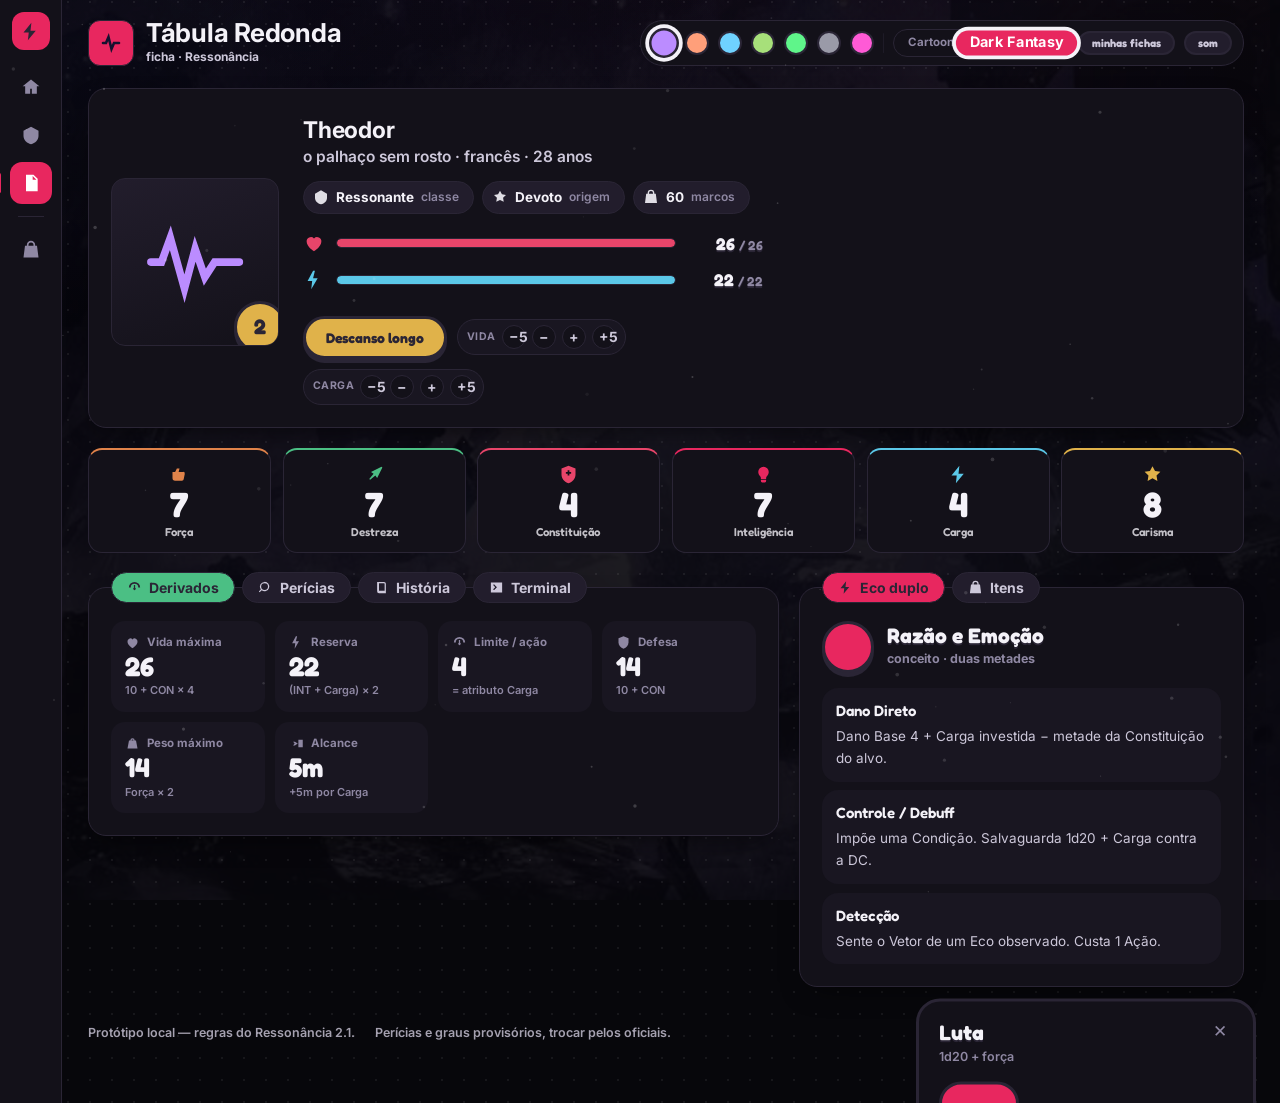
<file: ficha.html>
<!doctype html>
<html lang="pt" data-temavel data-tema="cartoon" data-pele="eco" data-estado="normal" data-corrupcao="0">
<head>
<meta charset="utf-8">
<meta name="viewport" content="width=device-width,initial-scale=1,viewport-fit=cover">
<title>Ficha — Tábula Redonda</title>
<link rel="preconnect" href="https://fonts.googleapis.com">
<link rel="preconnect" href="https://fonts.gstatic.com" crossorigin>
<link rel="stylesheet" href="https://fonts.googleapis.com/css2?family=Fredoka:wght@500;600;700&family=Inter:wght@400;600;700&family=Nunito:ital,wght@0,500;0,600;0,700;1,600&display=swap">
<link rel="stylesheet" href="css/tema.css">
<link rel="stylesheet" href="css/layout.css">
<link rel="stylesheet" href="css/criador.css">
<link rel="stylesheet" href="css/paginas.css">
<link rel="stylesheet" href="css/casca.css">
<link rel="stylesheet" href="css/escuro.css">
<link rel="stylesheet" href="css/eventos.css">
<link rel="stylesheet" href="css/cenario.css">
<script src="js/config.js"></script>
<link rel="manifest" href="manifest.webmanifest">
<meta name="theme-color" content="#1b1226">
<link rel="apple-touch-icon" href="img/app/icone-180.png">
<meta name="apple-mobile-web-app-capable" content="yes">
<meta name="mobile-web-app-capable" content="yes">
<script src="js/aplicativo.js" defer></script>
<script src="js/tema.js"></script>
</head>
<body data-casca="painel">

<!-- camadas de fundo -->
<div class="ceu"></div>
<svg style="display:none" aria-hidden="true"><defs>
<g id="i-casa"><path d="M12 3 2 11h3v9h6v-6h2v6h6v-9h3L12 3Z"/></g>
<g id="i-livro"><path d="M5 3h11a3 3 0 0 1 3 3v15H8a3 3 0 0 1-3-3V3Zm3 2v12h9V6a1 1 0 0 0-1-1H8Z"/></g>
<g id="i-ficha"><path d="M6 2h9l5 5v15H6V2Zm8 1.5V8h4.5L14 3.5ZM8 11h8v2H8v-2Zm0 4h8v2H8v-2Z"/></g>
<g id="i-estante"><path d="M3 4h4v16H3V4Zm6 0h4v16H9V4Zm6 1.2 3.5-.9 3.5 14.4-3.5.9L15 5.2Z"/></g>
</defs></svg>
<div id="fundo-segredos" aria-hidden="true"></div>
<canvas class="po" id="po" aria-hidden="true"></canvas>
<div class="luzmouse" aria-hidden="true"></div>
<div class="vinheta" aria-hidden="true"></div>

<!-- ícones -->
<svg style="display:none" aria-hidden="true"><defs>
<g id="i-forca"><path d="M4 9h3l2-4h3l-1 4h5a2 2 0 0 1 2 2.4l-1.2 6A2 2 0 0 1 14.8 19H7a3 3 0 0 1-3-3V9Z"/></g>
<g id="i-destreza"><path d="M20 3 8 9l3 2-5 6 1 1 6-5 2 3 6-12Z"/></g>
<g id="i-constituicao"><path d="M12 2 4 5v7c0 5 3.4 8.6 8 10 4.6-1.4 8-5 8-10V5l-8-3Zm3 9h-2v2h-2v-2H9V9h2V7h2v2h2v2Z"/></g>
<g id="i-inteligencia"><path d="M12 3a6 6 0 0 0-6 6c0 2.3 1.2 3.7 2.2 5 .6.8.8 1.3.8 2v1h6v-1c0-.7.2-1.2.8-2 1-1.3 2.2-2.7 2.2-5a6 6 0 0 0-6-6Zm-3 15h6v1.5a1.5 1.5 0 0 1-1.5 1.5h-3A1.5 1.5 0 0 1 9 19.5V18Z"/></g>
<g id="i-carga"><path d="M13 2 4 13h6l-1 9 9-11h-6l1-9Z"/></g>
<g id="i-carisma"><path d="M12 2.5 14.9 8l6.1.9-4.4 4.3 1 6.1-5.6-2.9-5.6 2.9 1-6.1L3 8.9 9.1 8 12 2.5Z"/></g>
<g id="i-vida"><path d="M12 21s-8-4.9-8-10.4A4.6 4.6 0 0 1 12 7a4.6 4.6 0 0 1 8 3.6C20 16.1 12 21 12 21Z"/></g>
<g id="i-escudo"><path d="M12 2 4 5.2v6.3c0 5 3.3 8.9 8 10.5 4.7-1.6 8-5.5 8-10.5V5.2L12 2Z"/></g>
<g id="i-peso"><path d="M8.5 7a3.5 3.5 0 1 1 7 0h2.1l2.4 13H4L6.4 7h2.1Zm2 0h3a1.5 1.5 0 0 0-3 0Z"/></g>
<g id="i-alcance"><path d="M2 12h7l-2.5-3h3L14 12l-4.5 3h-3L9 12H2Zm13-6h7v12h-7V6Z"/></g>
<g id="i-limite"><path d="M12 3a9 9 0 0 0-9 9h3a6 6 0 0 1 12 0h3a9 9 0 0 0-9-9Zm1 9.3V8h-2v4.3A2 2 0 1 0 13 12.3Z"/></g>
<g id="i-busca"><path d="M10.5 3a7.5 7.5 0 1 1-4.6 13.4l-3.2 3.2-1.4-1.4 3.2-3.2A7.5 7.5 0 0 1 10.5 3Zm0 2a5.5 5.5 0 1 0 0 11 5.5 5.5 0 0 0 0-11Z"/></g>
<g id="i-saco"><path d="M7 7V6a5 5 0 0 1 10 0v1h2.2L21 21H3L4.8 7H7Zm2 0h6V6a3 3 0 0 0-6 0v1Z"/></g>
<g id="i-raio"><path d="M11 2 5 13h5l-1 9 7-12h-5l2-8H11Z"/></g>
<g id="i-classe"><path d="M12 2 3 7v6c0 5 3.9 8.9 9 10 5.1-1.1 9-5 9-10V7l-9-5Z"/></g>
<g id="i-livro"><path d="M4 4h7a3 3 0 0 1 3 3v13a3 3 0 0 0-3-3H4V4Zm16 0h-7a3 3 0 0 0-3 3v13a3 3 0 0 1 3-3h7V4Z"/></g>
<g id="i-term"><path d="M3 4h18v16H3V4Zm3.6 4.1 3.3 3.4-3.3 3.4 1.4 1.4 4.7-4.8-4.7-4.8-1.4 1.4ZM13 15h5v2h-5v-2Z"/></g>
</defs></svg>

<!-- TUDO que pode tremer vive dentro da câmera -->
<div id="camera">
<nav class="trilho-lat" aria-label="Navegação">
    <a class="marca-mini" href="index.html" aria-label="Tábula Redonda"><svg viewBox="0 0 24 24"><use href="#i-carga"/></svg></a>
    <a href="index.html" data-dica="Início" data-nav="inicio"><svg viewBox="0 0 24 24"><use href="#i-casa"/></svg></a>
    <a href="sistema.html" data-dica="Sistemas" data-nav="sistema"><svg viewBox="0 0 24 24"><use href="#i-classe"/></svg></a>
    <a href="fichas.html" data-dica="Fichas e personagens" data-nav="fichas"><svg viewBox="0 0 24 24"><use href="#i-ficha"/></svg></a>
    <span class="risca-v"></span>
    <a href="loja.html" data-dica="Loja" data-nav="loja"><svg viewBox="0 0 24 24"><use href="#i-saco"/></svg></a>
  </nav>

<div class="tela area-estreita">

  <div class="cabeca">
    <div class="logo" id="logo">
      <div class="bolha"><svg width="24" height="24" viewBox="0 0 24 24" fill="none" stroke="#15112f" stroke-width="2.6" stroke-linecap="round"><path d="M4 12h3l2.5-6 3 12 2.5-6h5"/></svg></div>
      <div><h1>Tábula Redonda</h1><small>ficha · Ressonância</small></div>
    </div>
    <div class="ctrl">
      <button style="--g:#bb8cff" data-pele="eco"        aria-pressed="true"  aria-label="Tema Eco"></button>
      <button style="--g:#ff9f7a" data-pele="pessego"    aria-pressed="false" aria-label="Tema Pêssego"></button>
      <button style="--g:#6fd2ff" data-pele="mar"        aria-pressed="false" aria-label="Tema Mar"></button>
      <button style="--g:#a7e07a" data-pele="bosque"     aria-pressed="false" aria-label="Tema Bosque"></button>
      <button style="--g:#5ff58a" data-pele="crt"        aria-pressed="false" aria-label="Tema CRT"></button>
      <button style="--g:#9a9aa8" data-pele="vazio"      aria-pressed="false" aria-label="Tema Vazio"></button>
      <button style="--g:#ff5ad6" data-pele="corrompido" aria-pressed="false" aria-label="Tema Corrompido"></button>
      <span class="risca"></span>
    <span id="troca-tema"></span>
    <a class="som" href="fichas.html" style="text-decoration:none;display:inline-flex;align-items:center">minhas fichas</a>
      <button class="som" id="som" aria-pressed="false">som</button>
    </div>
  </div>

  <div class="cartao" data-tilt>
    <div class="heroi">
      <div class="retrato" id="retrato">
        <svg class="forma" viewBox="0 0 24 24" fill="none" stroke="#bb8cff" stroke-width="1.7" stroke-linecap="round">
          <path d="M2 12h2.4l2-5.5L9.6 18l2.4-9 2.2 6.4L16.4 12H22"/>
        </svg>
        <!-- solte assets/characters/theodor.png e ele aparece aqui sozinho -->
        <img class="arte" alt="">
        <div class="nivel" id="nivel" title="subir de nível">2</div>
      </div>
      <div class="quem">
        <h2 id="rs-nome">Theodor</h2>
        <div class="epi" id="rs-epi">o palhaço sem rosto · francês · 28 anos</div>
        <div class="selos">
          <span class="selo-p"><svg viewBox="0 0 24 24"><use href="#i-classe"/></svg><span id="rs-classe">Ressonante</span> <i>classe</i></span>
          <span class="selo-p"><svg viewBox="0 0 24 24"><use href="#i-carisma"/></svg><span id="rs-origem">Devoto</span> <i>origem</i></span>
          <span class="selo-p"><svg viewBox="0 0 24 24"><use href="#i-saco"/></svg>60 <i>marcos</i></span>
        </div>
        <div class="barras">
          <div class="barra">
            <svg viewBox="0 0 24 24" style="fill:var(--vida)"><use href="#i-vida"/></svg>
            <div class="cano"><div class="liq" id="b-vida" style="--c:var(--vida);width:100%"></div><div class="onda" id="o-vida"></div></div>
            <div class="num"><span id="n-vida">26</span> <i id="m-vida">/ 26</i></div>
          </div>
          <div class="barra">
            <svg viewBox="0 0 24 24" style="fill:var(--carga)"><use href="#i-raio"/></svg>
            <div class="cano"><div class="liq" id="b-res" style="--c:var(--carga);width:100%"></div><div class="onda" id="o-res"></div></div>
            <div class="num"><span id="n-res">22</span> <i id="m-res">/ 22</i></div>
          </div>

          <!-- O Descanso longo estava escondido no rodapé da aba Itens, que
               no celular fica duas rolagens abaixo. Aqui ele mora junto das
               barras que ele enche.
               Os ± mexem no valor ATUAL, não no máximo: o máximo já sai da
               fórmula. E o atual PODE passar do máximo — é assim que entra
               vida ou carga temporária que o Mestre deu. -->
          <div class="linha-mesa">
            <button class="botao" id="descansar">Descanso longo</button>
            <span class="ajuste" role="group" aria-label="Vida atual">
              <i>Vida</i>
              <button type="button" data-ajusta="vida" data-d="-5" aria-label="Menos 5 de Vida">−5</button>
              <button type="button" data-ajusta="vida" data-d="-1" aria-label="Menos 1 de Vida">−</button>
              <button type="button" data-ajusta="vida" data-d="1" aria-label="Mais 1 de Vida">+</button>
              <button type="button" data-ajusta="vida" data-d="5" aria-label="Mais 5 de Vida">+5</button>
            </span>
            <span class="ajuste" role="group" aria-label="Carga atual">
              <i>Carga</i>
              <button type="button" data-ajusta="carga" data-d="-5" aria-label="Menos 5 de Carga">−5</button>
              <button type="button" data-ajusta="carga" data-d="-1" aria-label="Menos 1 de Carga">−</button>
              <button type="button" data-ajusta="carga" data-d="1" aria-label="Mais 1 de Carga">+</button>
              <button type="button" data-ajusta="carga" data-d="5" aria-label="Mais 5 de Carga">+5</button>
            </span>
          </div>
        </div>
      </div>
    </div>
  </div>

  <div class="atributos" id="attrs"></div>

  <div class="colunas">
    <div class="pilha">
      <div class="cartao" data-tilt>
        <div class="guias" role="tablist" aria-label="Painel principal">
          <button class="guia" role="tab" aria-selected="true"  data-folha="f-der" style="--c:var(--menta)"><svg viewBox="0 0 24 24"><use href="#i-limite"/></svg>Derivados</button>
          <button class="guia" role="tab" aria-selected="false" data-folha="f-per" style="--c:var(--carga)"><svg viewBox="0 0 24 24"><use href="#i-busca"/></svg>Perícias</button>
          <button class="guia" role="tab" aria-selected="false" data-folha="f-his" style="--c:var(--ouro)"><svg viewBox="0 0 24 24"><use href="#i-livro"/></svg>História</button>
          <button class="guia" role="tab" aria-selected="false" data-folha="f-term" style="--c:var(--lilas)"><svg viewBox="0 0 24 24"><use href="#i-term"/></svg>Terminal</button>
        </div>
        <div class="folha" id="f-der" role="tabpanel">
          <div class="derivados">
            <div class="der"><div class="l"><svg viewBox="0 0 24 24"><use href="#i-vida"/></svg>Vida máxima</div><div class="v" id="x-vida">26</div><div class="f">10 + CON × 4</div></div>
            <div class="der"><div class="l"><svg viewBox="0 0 24 24"><use href="#i-raio"/></svg>Reserva</div><div class="v" id="x-res">22</div><div class="f">(INT + Carga) × 2</div></div>
            <div class="der"><div class="l"><svg viewBox="0 0 24 24"><use href="#i-limite"/></svg>Limite / ação</div><div class="v" id="x-lim">4</div><div class="f">= atributo Carga</div></div>
            <div class="der"><div class="l"><svg viewBox="0 0 24 24"><use href="#i-escudo"/></svg>Defesa</div><div class="v" id="x-def">14</div><div class="f">10 + CON</div></div>
            <div class="der"><div class="l"><svg viewBox="0 0 24 24"><use href="#i-peso"/></svg>Peso máximo</div><div class="v" id="x-peso">14</div><div class="f">Força × 2</div></div>
            <div class="der"><div class="l"><svg viewBox="0 0 24 24"><use href="#i-alcance"/></svg>Alcance</div><div class="v" id="x-alc">5m</div><div class="f">+5m por Carga</div></div>
          </div>
        </div>
        <div class="folha" id="f-per" role="tabpanel" hidden><div class="pericias" id="pers"></div></div>
        <div class="folha" id="f-his" role="tabpanel" hidden>
          <div class="lista" id="rs-historia">
            <div class="item"><b>Antes do beco</b><span>Chegou de França com uma carta que não lembra de ter recebido. O rosto já não estava lá.</span></div>
            <div class="item"><b>Razão e Emoção</b><span>As duas metades discordam. Uma conta os passos, a outra quer correr.</span></div>
            <div class="item"><b>Os três dispositivos</b><span>Vieram juntos. Ninguém explicou de onde, e ele nunca usou nenhum.</span></div>
          </div>
        </div>
        <div class="folha" id="f-term" role="tabpanel" hidden>
          <div class="terminal">
            <div class="saida" id="term-saida"></div>
            <div class="prompt"><span>&gt;</span><input id="term-entrada" placeholder="digite e aperte enter" autocomplete="off" spellcheck="false"></div>
          </div>
        </div>
      </div>
    </div>

    <div class="pilha">
      <div class="cartao" data-tilt>
        <div class="guias" role="tablist" aria-label="Painel lateral">
          <button class="guia" role="tab" aria-selected="true"  data-folha="f-eco"   style="--c:var(--lilas)"><svg viewBox="0 0 24 24"><use href="#i-carga"/></svg><span id="rs-aba-eco">Eco duplo</span></button>
          <button class="guia" role="tab" aria-selected="false" data-folha="f-itens" style="--c:var(--laranja)"><svg viewBox="0 0 24 24"><use href="#i-saco"/></svg>Itens</button>
        </div>
        <div class="folha" id="f-eco" role="tabpanel">
          <div class="conceito"><div class="bola"></div><div><b id="rs-conceito">Razão e Emoção</b><span id="rs-conceito-sub">conceito · duas metades</span></div></div>
          <div class="lista" id="rs-aplicacoes">
            <button class="item" aria-expanded="false" data-tilt><b>Dano Direto</b><span>Dano Base 4 + Carga investida − metade da Constituição do alvo.</span><span class="detalhe"><em>Porte pequeno. Alcance 5m + 5m por Carga além do custo base.</em></span></button>
            <button class="item" aria-expanded="false" data-tilt><b>Controle / Debuff</b><span>Impõe uma Condição. Salvaguarda 1d20 + Carga contra a DC.</span><span class="detalhe"><em>DC 12 / 15 / 18 conforme a severidade: Leve, Moderada, Severa.</em></span></button>
            <button class="item" aria-expanded="false" data-tilt><b>Detecção</b><span>Sente o Vetor de um Eco observado. Custa 1 Ação.</span><span class="detalhe"><em>Não revela intenção nem Aplicações — só o tipo.</em></span></button>
          </div>
        </div>
        <div class="folha" id="f-itens" role="tabpanel" hidden>
          <div id="itens-palco"></div>
        </div>
      </div>
    </div>
  </div>

  <div class="rodape">
    <span>Protótipo local — regras do Ressonância 2.1.</span>
    <span>Perícias e graus provisórios, trocar pelos oficiais.</span>
  </div>
</div>
</div><!-- /camera -->

<!-- diálogo de rolagem -->
<div class="veu" id="veu" role="dialog" aria-modal="true" aria-labelledby="dlg-t">
  <div class="dlg">
    <div class="tipo" id="dlg-tipo">teste de perícia</div>
    <h3 id="dlg-t">Luta</h3>
    <div class="pool"><div class="n" id="dlg-g">0</div><div class="r">carga nesta ação<br>limite <b id="dlg-l">4</b></div></div>
    <input type="range" id="dlg-r" min="0" max="4" value="0" step="1" aria-label="Carga gasta nesta ação">
    <div class="fatias">
      <div><span>no acerto</span><b id="dlg-ac">0</b></div>
      <div><span>guardado no dano</span><b id="dlg-dn">0</b></div>
    </div>
    <input type="range" id="dlg-s" min="0" max="0" value="0" step="1" aria-label="Divisão entre Acerto e Dano" style="margin-top:8px">
    <div class="linha-dc">
      <label for="dlg-dc">Dificuldade</label>
      <select id="dlg-dc"></select>
    </div>
    <p class="dica">O que vai pro Acerto não vai pro Dano. É a decisão que o sistema inteiro gira em torno.</p>
    <div class="acoes"><button class="botao calmo" id="dlg-x">Cancelar</button><button class="botao" id="dlg-ok">Rolar</button></div>
  </div>
</div>

<!-- resultado -->
<div class="result" id="result" role="status" aria-live="polite">
  <div class="cab"><div><b id="r-q">Luta</b><span id="r-d">1d20 + força</span></div><button class="x" id="r-x" aria-label="Fechar">✕</button></div>
  <div class="lance" id="lance">
    <div class="pedra" id="r-face">—</div>
    <div class="soma"><div class="t" id="r-tot">—</div><div class="c" id="r-cont"></div></div>
  </div>
  <div class="fita ok" id="r-fita">—</div>
</div>

<!-- camada secreta -->
<div id="luz-evento" aria-hidden="true"></div>
<div class="tv" id="tv" aria-hidden="true"></div>
<div id="palco-segredos" aria-hidden="false"></div>
<div id="cortinas" aria-hidden="true"><div class="pano esq"></div><div class="pano dir"></div></div>
<div id="cartaz" aria-hidden="true"><div class="caixa">
  <div class="rot">ressonância</div><div class="n" id="palco-n">3</div><div class="sub">nível alcançado</div>
</div></div>
<div class="sussurro" id="sussurro" aria-hidden="true"></div>

<!-- ordem importa -->
<script src="js/regras.js"></script>
<script src="js/itens.js"></script>
<script src="js/armazenar.js"></script>
<script src="js/retrato.js"></script>
<script src="js/nucleo.js"></script>
<script src="js/particulas.js"></script>
<script src="js/falha.js"></script>
<script src="js/toque.js"></script>
<script src="js/segredos.js"></script>
<script src="js/cenario.js"></script>
<script src="js/eventos.config.js"></script>
<script src="js/cenarios.config.js"></script>
<script src="js/terminal.js"></script>
<script src="js/ficha.js"></script>
<script src="js/app.js"></script>
<script src="js/nav.js"></script>
</body>
</html>
</file>
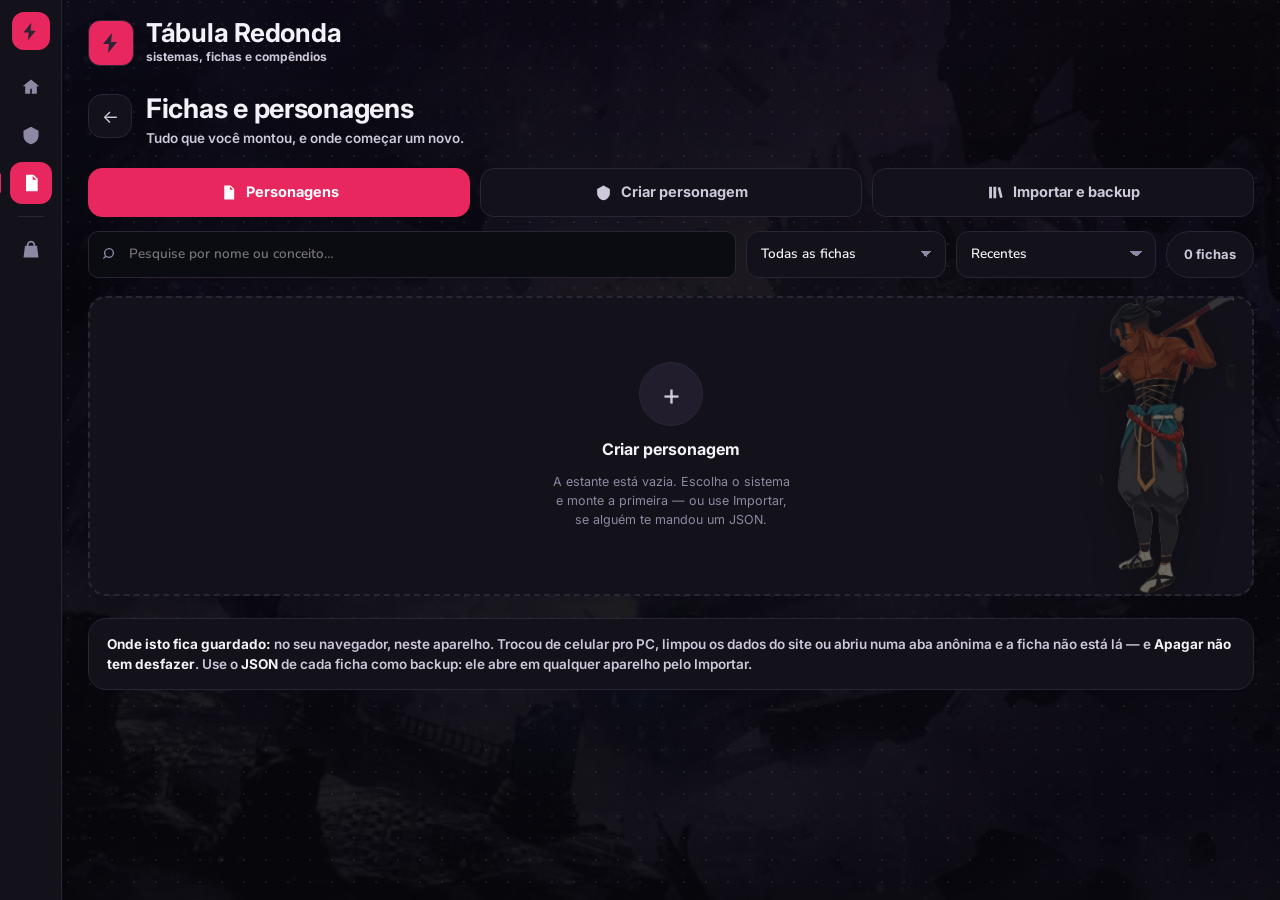
<file: fichas.html>
<!doctype html>
<html lang="pt" data-tema="escuro" data-pele="eco" data-estado="normal" data-corrupcao="0">
<head>
<meta charset="utf-8">
<meta name="viewport" content="width=device-width,initial-scale=1,viewport-fit=cover">
<title>Tábula Redonda — suas fichas</title>
<meta name="description" content="Tábula Redonda — sistemas de RPG, fichas e bibliotecas. Roda no navegador, sem conta.">
<link rel="preconnect" href="https://fonts.googleapis.com">
<link rel="preconnect" href="https://fonts.gstatic.com" crossorigin>
<link rel="stylesheet" href="https://fonts.googleapis.com/css2?family=Fredoka:wght@500;600;700&family=Inter:wght@400;600;700&family=Nunito:ital,wght@0,500;0,600;0,700;1,600&display=swap">
<link rel="stylesheet" href="css/tema.css">
<link rel="stylesheet" href="css/layout.css">
<link rel="stylesheet" href="css/criador.css">
<link rel="stylesheet" href="css/paginas.css">
<link rel="stylesheet" href="css/casca.css">
<link rel="stylesheet" href="css/escuro.css">
<script src="js/config.js"></script>
<link rel="manifest" href="manifest.webmanifest">
<meta name="theme-color" content="#1b1226">
<link rel="apple-touch-icon" href="img/app/icone-180.png">
<meta name="apple-mobile-web-app-capable" content="yes">
<meta name="mobile-web-app-capable" content="yes">
<script src="js/aplicativo.js" defer></script>
<script src="js/tema.js"></script>
</head>
<body data-casca="painel">

<div class="ceu"></div>
<svg style="display:none" aria-hidden="true"><defs>
<g id="i-casa"><path d="M12 3 2 11h3v9h6v-6h2v6h6v-9h3L12 3Z"/></g>
<g id="i-livro"><path d="M5 3h11a3 3 0 0 1 3 3v15H8a3 3 0 0 1-3-3V3Zm3 2v12h9V6a1 1 0 0 0-1-1H8Z"/></g>
<g id="i-ficha"><path d="M6 2h9l5 5v15H6V2Zm8 1.5V8h4.5L14 3.5ZM8 11h8v2H8v-2Zm0 4h8v2H8v-2Z"/></g>
<g id="i-estante"><path d="M3 4h4v16H3V4Zm6 0h4v16H9V4Zm6 1.2 3.5-.9 3.5 14.4-3.5.9L15 5.2Z"/></g>
</defs></svg>
<div class="luzmouse" aria-hidden="true"></div>

<svg style="display:none" aria-hidden="true"><defs>
<g id="i-forca"><path d="M4 9h3l2-4h3l-1 4h5a2 2 0 0 1 2 2.4l-1.2 6A2 2 0 0 1 14.8 19H7a3 3 0 0 1-3-3V9Z"/></g>
<g id="i-destreza"><path d="M20 3 8 9l3 2-5 6 1 1 6-5 2 3 6-12Z"/></g>
<g id="i-constituicao"><path d="M12 2 4 5v7c0 5 3.4 8.6 8 10 4.6-1.4 8-5 8-10V5l-8-3Zm3 9h-2v2h-2v-2H9V9h2V7h2v2h2v2Z"/></g>
<g id="i-inteligencia"><path d="M12 3a6 6 0 0 0-6 6c0 2.3 1.2 3.7 2.2 5 .6.8.8 1.3.8 2v1h6v-1c0-.7.2-1.2.8-2 1-1.3 2.2-2.7 2.2-5a6 6 0 0 0-6-6Zm-3 15h6v1.5a1.5 1.5 0 0 1-1.5 1.5h-3A1.5 1.5 0 0 1 9 19.5V18Z"/></g>
<g id="i-carga"><path d="M13 2 4 13h6l-1 9 9-11h-6l1-9Z"/></g>
<g id="i-carisma"><path d="M12 2.5 14.9 8l6.1.9-4.4 4.3 1 6.1-5.6-2.9-5.6 2.9 1-6.1L3 8.9 9.1 8 12 2.5Z"/></g>
<g id="i-vida"><path d="M12 21s-8-4.9-8-10.4A4.6 4.6 0 0 1 12 7a4.6 4.6 0 0 1 8 3.6C20 16.1 12 21 12 21Z"/></g>
<g id="i-escudo"><path d="M12 2 4 5.2v6.3c0 5 3.3 8.9 8 10.5 4.7-1.6 8-5.5 8-10.5V5.2L12 2Z"/></g>
<g id="i-peso"><path d="M8.5 7a3.5 3.5 0 1 1 7 0h2.1l2.4 13H4L6.4 7h2.1Zm2 0h3a1.5 1.5 0 0 0-3 0Z"/></g>
<g id="i-alcance"><path d="M2 12h7l-2.5-3h3L14 12l-4.5 3h-3L9 12H2Zm13-6h7v12h-7V6Z"/></g>
<g id="i-limite"><path d="M12 3a9 9 0 0 0-9 9h3a6 6 0 0 1 12 0h3a9 9 0 0 0-9-9Zm1 9.3V8h-2v4.3A2 2 0 1 0 13 12.3Z"/></g>
<g id="i-busca"><path d="M10.5 3a7.5 7.5 0 1 1-4.6 13.4l-3.2 3.2-1.4-1.4 3.2-3.2A7.5 7.5 0 0 1 10.5 3Zm0 2a5.5 5.5 0 1 0 0 11 5.5 5.5 0 0 0 0-11Z"/></g>
<g id="i-saco"><path d="M7 7V6a5 5 0 0 1 10 0v1h2.2L21 21H3L4.8 7H7Zm2 0h6V6a3 3 0 0 0-6 0v1Z"/></g>
<g id="i-raio"><path d="M11 2 5 13h5l-1 9 7-12h-5l2-8H11Z"/></g>
<g id="i-classe"><path d="M12 2 3 7v6c0 5 3.9 8.9 9 10 5.1-1.1 9-5 9-10V7l-9-5Z"/></g>
<g id="i-livro"><path d="M4 4h7a3 3 0 0 1 3 3v13a3 3 0 0 0-3-3H4V4Zm16 0h-7a3 3 0 0 0-3 3v13a3 3 0 0 1 3-3h7V4Z"/></g>
<g id="i-term"><path d="M3 4h18v16H3V4Zm3.6 4.1 3.3 3.4-3.3 3.4 1.4 1.4 4.7-4.8-4.7-4.8-1.4 1.4ZM13 15h5v2h-5v-2Z"/></g>
</defs></svg>

<nav class="trilho-lat" aria-label="Navegação">
    <a class="marca-mini" href="index.html" aria-label="Tábula Redonda"><svg viewBox="0 0 24 24"><use href="#i-carga"/></svg></a>
    <a href="index.html" data-dica="Início" data-nav="inicio"><svg viewBox="0 0 24 24"><use href="#i-casa"/></svg></a>
    <a href="sistema.html" data-dica="Sistemas" data-nav="sistema"><svg viewBox="0 0 24 24"><use href="#i-classe"/></svg></a>
    <a href="fichas.html" data-dica="Fichas e personagens" data-nav="fichas"><svg viewBox="0 0 24 24"><use href="#i-ficha"/></svg></a>
    <span class="risca-v"></span>
    <a href="loja.html" data-dica="Loja" data-nav="loja"><svg viewBox="0 0 24 24"><use href="#i-saco"/></svg></a>
  </nav>

<div class="tela area-estreita">
<div class="cabeca">
  <div class="logo">
    <span class="bolha"><svg viewBox="0 0 24 24" style="width:24px;height:24px;fill:var(--traco)"><use href="#i-carga"/></svg></span>
    <div><h1>Tábula Redonda</h1><small>sistemas, fichas e compêndios</small></div>
  </div>
  <div class="ctrl" role="group" aria-label="Aparência"><span class="peles">
    <button type="button" data-pele="eco"        style="--g:#8a7ff0" aria-pressed="true"  title="Eco"></button>
    <button type="button" data-pele="pessego"    style="--g:#d9754f" aria-pressed="false" title="Pêssego"></button>
    <button type="button" data-pele="mar"        style="--g:#2fa5b8" aria-pressed="false" title="Mar"></button>
    <button type="button" data-pele="bosque"     style="--g:#5aa85c" aria-pressed="false" title="Bosque"></button>
    <button type="button" data-pele="crt"        style="--g:#5ff58a" aria-pressed="false" title="CRT"></button>
    <button type="button" data-pele="vazio"      style="--g:#8d8d99" aria-pressed="false" title="Vazio"></button>
    <button type="button" data-pele="corrompido" style="--g:#ff5ad6" aria-pressed="false" title="Corrompido"></button></span>
    <span class="risca"></span>
    <span id="troca-tema"></span>
  </div>
</div>

<p id="sem-memoria" hidden class="cartao" style="background:var(--vida);color:var(--traco);font-weight:700;font-size:14px;margin-bottom:18px">
  Este navegador não está deixando guardar nada (aba anônima ou cookies bloqueados).
  Dá pra criar ficha, mas ela <b>não fica salva</b> — exporte o JSON antes de fechar.
</p>

<main class="hub">
  <div class="hub-cabeca">
    <a class="voltar" href="index.html" aria-label="Voltar">←</a>
    <div><h2>Fichas e personagens</h2>
      <p>Tudo que você montou, e onde começar um novo.</p></div>
  </div>

  <nav class="abas-gordas" id="abas-hub" role="tablist">
    <button type="button" role="tab" data-aba="personagens" aria-selected="true">
      <svg viewBox="0 0 24 24"><use href="#i-ficha"/></svg>Personagens</button>
    <button type="button" role="tab" data-aba="criar" aria-selected="false">
      <svg viewBox="0 0 24 24"><use href="#i-classe"/></svg>Criar personagem</button>
    <button type="button" role="tab" data-aba="importar" aria-selected="false">
      <svg viewBox="0 0 24 24"><use href="#i-estante"/></svg>Importar e backup</button>
  </nav>

  <div id="miolo-hub"></div>

  <div class="recado-hub">
    <b>Onde isto fica guardado:</b> no seu navegador, neste aparelho. Trocou de celular pro PC,
    limpou os dados do site ou abriu numa aba anônima e a ficha não está lá — e <b>Apagar não tem desfazer</b>.
    Use o <b>JSON</b> de cada ficha como backup: ele abre em qualquer aparelho pelo Importar.
  </div>
</main>
</div>

<script src="js/regras.js"></script>
<script src="js/armazenar.js"></script>
<script src="js/retrato.js"></script>
<script src="js/saa.js"></script>
<script src="js/fm.js"></script>
<script src="js/sistemas.js"></script>
<script src="js/hub.js"></script>
<script src="js/nav.js"></script>
</body>
</html>
</file>
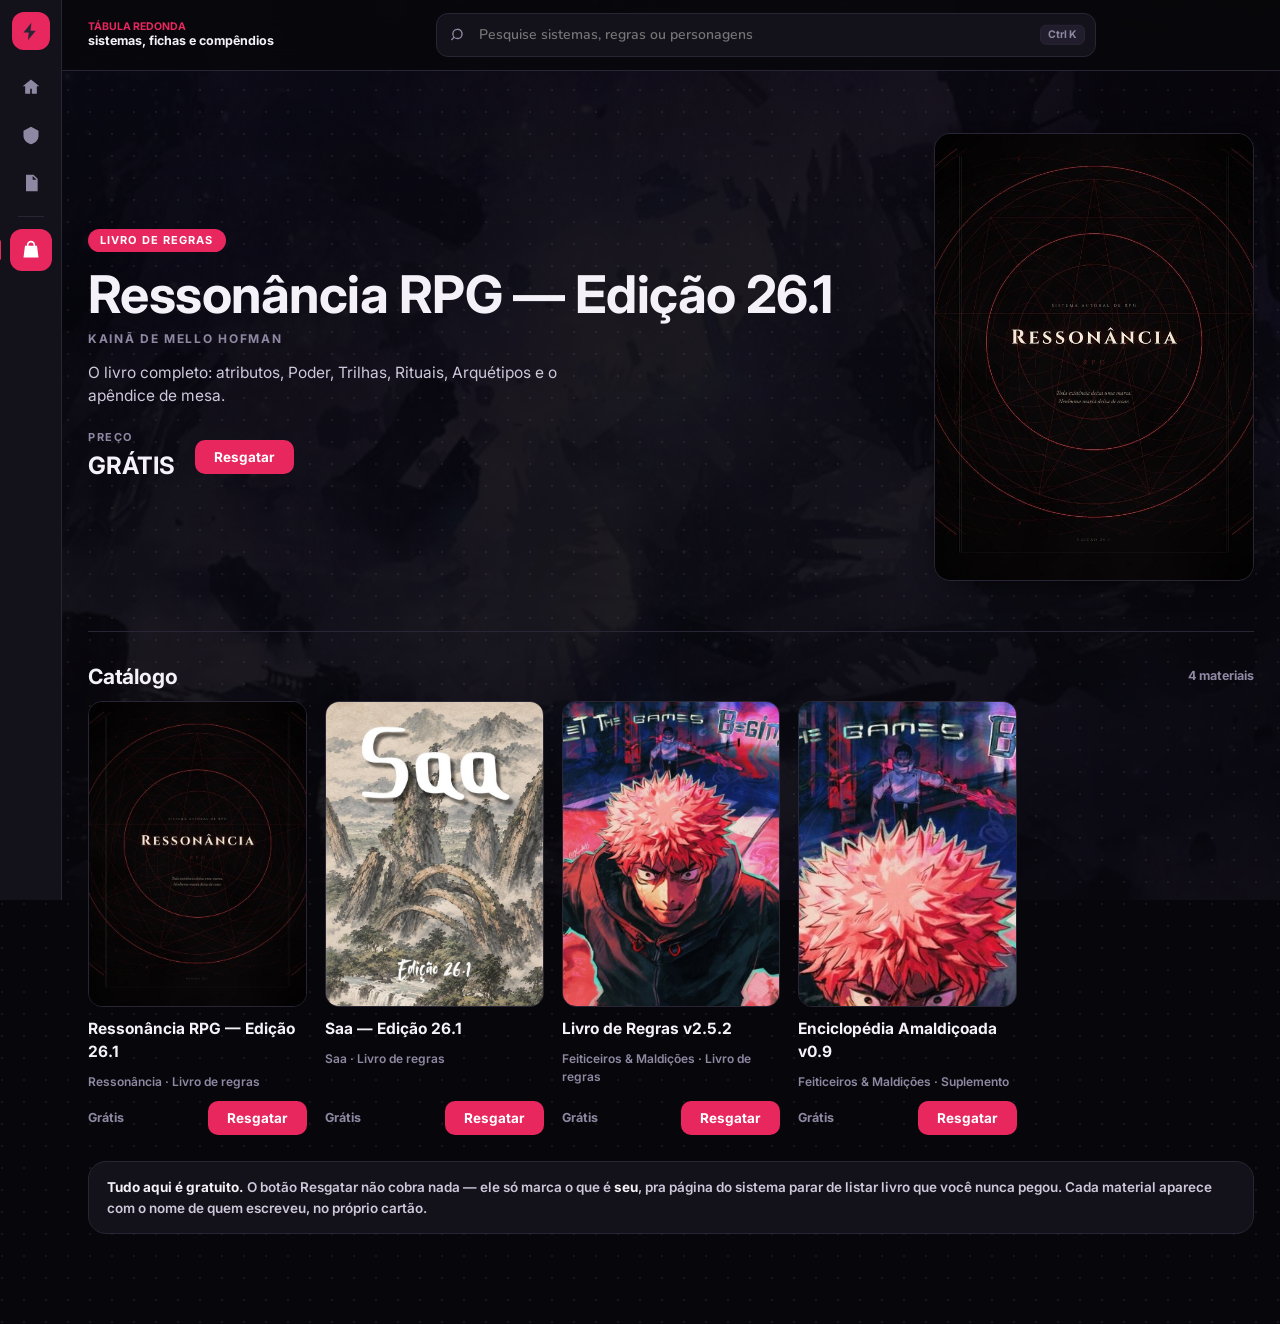
<file: loja.html>
<!doctype html>
<html lang="pt" data-tema="escuro" data-pele="eco" data-estado="normal" data-corrupcao="0">
<head>
<meta charset="utf-8">
<meta name="viewport" content="width=device-width,initial-scale=1,viewport-fit=cover">
<title>Loja — Tábula Redonda</title>
<meta name="description" content="Catálogo de sistemas de RPG, fichas e bibliotecas.">
<link rel="preconnect" href="https://fonts.googleapis.com">
<link rel="preconnect" href="https://fonts.gstatic.com" crossorigin>
<link rel="stylesheet" href="https://fonts.googleapis.com/css2?family=Fredoka:wght@500;600;700&family=Inter:wght@400;600;700&family=Nunito:ital,wght@0,500;0,600;0,700;1,600&display=swap">
<link rel="stylesheet" href="css/tema.css">
<link rel="stylesheet" href="css/layout.css">
<link rel="stylesheet" href="css/criador.css">
<link rel="stylesheet" href="css/paginas.css">
<link rel="stylesheet" href="css/casca.css">
<link rel="stylesheet" href="css/escuro.css">
<script src="js/config.js"></script>
<link rel="manifest" href="manifest.webmanifest">
<meta name="theme-color" content="#1b1226">
<link rel="apple-touch-icon" href="img/app/icone-180.png">
<meta name="apple-mobile-web-app-capable" content="yes">
<meta name="mobile-web-app-capable" content="yes">
<script src="js/aplicativo.js" defer></script>
<script src="js/tema.js"></script>
</head>
<body data-pagina="loja" data-casca="painel">

<div class="ceu"></div>

<svg style="display:none" aria-hidden="true"><defs>
<g id="i-forca"><path d="M4 9h3l2-4h3l-1 4h5a2 2 0 0 1 2 2.4l-1.2 6A2 2 0 0 1 14.8 19H7a3 3 0 0 1-3-3V9Z"/></g>
<g id="i-destreza"><path d="M20 3 8 9l3 2-5 6 1 1 6-5 2 3 6-12Z"/></g>
<g id="i-constituicao"><path d="M12 2 4 5v7c0 5 3.4 8.6 8 10 4.6-1.4 8-5 8-10V5l-8-3Zm3 9h-2v2h-2v-2H9V9h2V7h2v2h2v2Z"/></g>
<g id="i-inteligencia"><path d="M12 3a6 6 0 0 0-6 6c0 2.3 1.2 3.7 2.2 5 .6.8.8 1.3.8 2v1h6v-1c0-.7.2-1.2.8-2 1-1.3 2.2-2.7 2.2-5a6 6 0 0 0-6-6Zm-3 15h6v1.5a1.5 1.5 0 0 1-1.5 1.5h-3A1.5 1.5 0 0 1 9 19.5V18Z"/></g>
<g id="i-carga"><path d="M13 2 4 13h6l-1 9 9-11h-6l1-9Z"/></g>
<g id="i-carisma"><path d="M12 2.5 14.9 8l6.1.9-4.4 4.3 1 6.1-5.6-2.9-5.6 2.9 1-6.1L3 8.9 9.1 8 12 2.5Z"/></g>
<g id="i-vida"><path d="M12 21s-8-4.9-8-10.4A4.6 4.6 0 0 1 12 7a4.6 4.6 0 0 1 8 3.6C20 16.1 12 21 12 21Z"/></g>
<g id="i-escudo"><path d="M12 2 4 5.2v6.3c0 5 3.3 8.9 8 10.5 4.7-1.6 8-5.5 8-10.5V5.2L12 2Z"/></g>
<g id="i-peso"><path d="M8.5 7a3.5 3.5 0 1 1 7 0h2.1l2.4 13H4L6.4 7h2.1Zm2 0h3a1.5 1.5 0 0 0-3 0Z"/></g>
<g id="i-alcance"><path d="M2 12h7l-2.5-3h3L14 12l-4.5 3h-3L9 12H2Zm13-6h7v12h-7V6Z"/></g>
<g id="i-limite"><path d="M12 3a9 9 0 0 0-9 9h3a6 6 0 0 1 12 0h3a9 9 0 0 0-9-9Zm1 9.3V8h-2v4.3A2 2 0 1 0 13 12.3Z"/></g>
<g id="i-busca"><path d="M10.5 3a7.5 7.5 0 1 1-4.6 13.4l-3.2 3.2-1.4-1.4 3.2-3.2A7.5 7.5 0 0 1 10.5 3Zm0 2a5.5 5.5 0 1 0 0 11 5.5 5.5 0 0 0 0-11Z"/></g>
<g id="i-saco"><path d="M7 7V6a5 5 0 0 1 10 0v1h2.2L21 21H3L4.8 7H7Zm2 0h6V6a3 3 0 0 0-6 0v1Z"/></g>
<g id="i-raio"><path d="M11 2 5 13h5l-1 9 7-12h-5l2-8H11Z"/></g>
<g id="i-classe"><path d="M12 2 3 7v6c0 5 3.9 8.9 9 10 5.1-1.1 9-5 9-10V7l-9-5Z"/></g>
<g id="i-livro"><path d="M4 4h7a3 3 0 0 1 3 3v13a3 3 0 0 0-3-3H4V4Zm16 0h-7a3 3 0 0 0-3 3v13a3 3 0 0 1 3-3h7V4Z"/></g>
<g id="i-term"><path d="M3 4h18v16H3V4Zm3.6 4.1 3.3 3.4-3.3 3.4 1.4 1.4 4.7-4.8-4.7-4.8-1.4 1.4ZM13 15h5v2h-5v-2Z"/></g>
</defs></svg>
<svg style="display:none" aria-hidden="true"><defs>
<g id="i-casa"><path d="M12 3 2 11h3v9h6v-6h2v6h6v-9h3L12 3Z"/></g>
<g id="i-livro"><path d="M5 3h11a3 3 0 0 1 3 3v15H8a3 3 0 0 1-3-3V3Zm3 2v12h9V6a1 1 0 0 0-1-1H8Z"/></g>
<g id="i-ficha"><path d="M6 2h9l5 5v15H6V2Zm8 1.5V8h4.5L14 3.5ZM8 11h8v2H8v-2Zm0 4h8v2H8v-2Z"/></g>
<g id="i-ferramenta"><path d="M21 7a5 5 0 0 1-6.7 4.7l-7 7a2 2 0 0 1-2.8-2.8l7-7A5 5 0 0 1 17 3l-3 3 2 2 3-3c.6.6 1 1.4 1 2Z"/></g>
<g id="i-estante"><path d="M3 4h4v16H3V4Zm6 0h4v16H9V4Zm6 1.2 3.5-.9 3.5 14.4-3.5.9L15 5.2Z"/></g>
<g id="i-sino"><path d="M12 2a6 6 0 0 0-6 6v4l-2 3v1h16v-1l-2-3V8a6 6 0 0 0-6-6Zm0 20a3 3 0 0 0 3-3H9a3 3 0 0 0 3 3Z"/></g>
<g id="i-paleta"><path d="M12 3a9 9 0 1 0 0 18 2 2 0 0 0 2-2c0-.5-.2-1-.5-1.3a2 2 0 0 1 1.5-3.3H17a4 4 0 0 0 4-4c0-4.1-4-7.4-9-7.4Zm-4.5 9a1.5 1.5 0 1 1 0-3 1.5 1.5 0 0 1 0 3Zm3-4a1.5 1.5 0 1 1 0-3 1.5 1.5 0 0 1 0 3Zm5 0a1.5 1.5 0 1 1 0-3 1.5 1.5 0 0 1 0 3Z"/></g>
</defs></svg>

<nav class="trilho-lat" aria-label="Navegação">
    <a class="marca-mini" href="index.html" aria-label="Tábula Redonda"><svg viewBox="0 0 24 24"><use href="#i-carga"/></svg></a>
    <a href="index.html" data-dica="Início" data-nav="inicio"><svg viewBox="0 0 24 24"><use href="#i-casa"/></svg></a>
    <a href="sistema.html" data-dica="Sistemas" data-nav="sistema"><svg viewBox="0 0 24 24"><use href="#i-classe"/></svg></a>
    <a href="fichas.html" data-dica="Fichas e personagens" data-nav="fichas"><svg viewBox="0 0 24 24"><use href="#i-ficha"/></svg></a>
    <span class="risca-v"></span>
    <a href="loja.html" data-dica="Loja" data-nav="loja"><svg viewBox="0 0 24 24"><use href="#i-saco"/></svg></a>
  </nav>

<div class="area">
  <header class="barra-topo">
    <div class="medidor-topo">
      <div class="txt"><b>TÁBULA REDONDA</b><span id="onde-estou">sistemas, fichas e compêndios</span></div>
    </div>
    <div class="busca-topo">
      <svg viewBox="0 0 24 24"><use href="#i-busca"/></svg>
      <input id="busca-global" type="search" placeholder="Pesquise sistemas, regras ou personagens" autocomplete="off">
      <kbd>Ctrl K</kbd>
    </div>
    <div class="acoes-topo">
      <span id="troca-tema"></span>
      <div class="ctrl" role="group" aria-label="Pele"><span class="peles">
        <button type="button" data-pele="eco" style="--g:#8a7ff0" aria-pressed="true" title="Eco"></button>
        <button type="button" data-pele="pessego" style="--g:#d9754f" aria-pressed="false" title="Pêssego"></button>
        <button type="button" data-pele="mar" style="--g:#2fa5b8" aria-pressed="false" title="Mar"></button>
        <button type="button" data-pele="bosque" style="--g:#5aa85c" aria-pressed="false" title="Bosque"></button>
        <button type="button" data-pele="crt" style="--g:#5ff58a" aria-pressed="false" title="CRT"></button>
        <button type="button" data-pele="vazio" style="--g:#8d8d99" aria-pressed="false" title="Vazio"></button>
        <button type="button" data-pele="corrompido" style="--g:#ff5ad6" aria-pressed="false" title="Corrompido"></button>
      </span></div>
    </div>
  </header>
  <main class="miolo" id="palco-pagina"></main>
</div>

<script src="js/regras.js"></script>
<script src="js/saa.js"></script>
<script src="js/fm.js"></script>
<script src="js/sistemas.js"></script>
<script src="js/compendio.js"></script>
<script src="js/paginas.js"></script>
<script src="js/nav.js"></script>
</body>
</html>
</file>
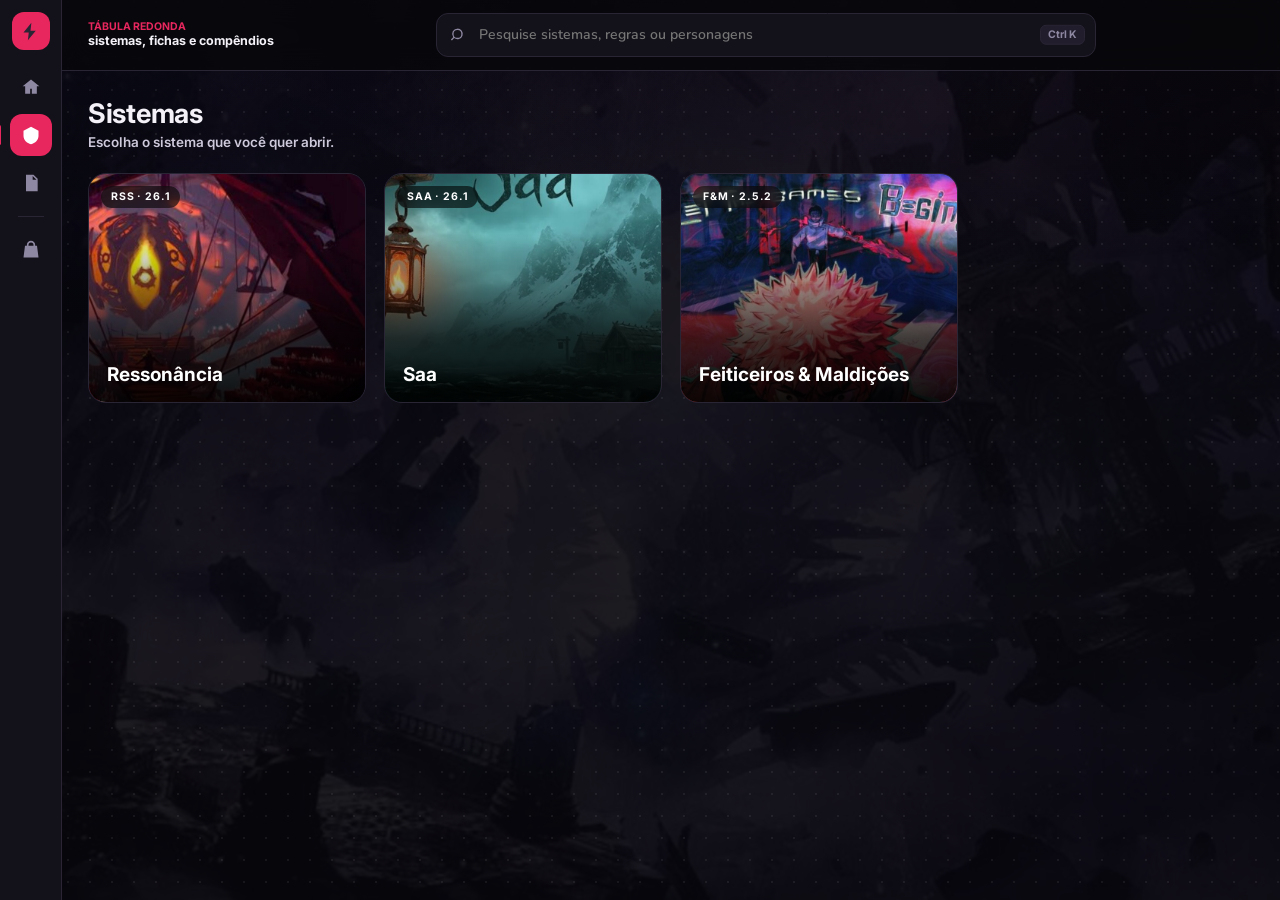
<file: sistema.html>
<!doctype html>
<html lang="pt" data-tema="escuro" data-pele="eco" data-estado="normal" data-corrupcao="0">
<head>
<meta charset="utf-8">
<meta name="viewport" content="width=device-width,initial-scale=1,viewport-fit=cover">
<title>Sistema — Tábula Redonda</title>
<meta name="description" content="Página de um sistema do Tábula Redonda.">
<link rel="preconnect" href="https://fonts.googleapis.com">
<link rel="preconnect" href="https://fonts.gstatic.com" crossorigin>
<link rel="stylesheet" href="https://fonts.googleapis.com/css2?family=Fredoka:wght@500;600;700&family=Inter:wght@400;600;700&family=Nunito:ital,wght@0,500;0,600;0,700;1,600&display=swap">
<link rel="stylesheet" href="css/tema.css">
<link rel="stylesheet" href="css/layout.css">
<link rel="stylesheet" href="css/criador.css">
<link rel="stylesheet" href="css/paginas.css">
<link rel="stylesheet" href="css/casca.css">
<link rel="stylesheet" href="css/escuro.css">
<script src="js/config.js"></script>
<link rel="manifest" href="manifest.webmanifest">
<meta name="theme-color" content="#1b1226">
<link rel="apple-touch-icon" href="img/app/icone-180.png">
<meta name="apple-mobile-web-app-capable" content="yes">
<meta name="mobile-web-app-capable" content="yes">
<script src="js/aplicativo.js" defer></script>
<script src="js/tema.js"></script>
</head>
<body data-pagina="sistema" data-casca="painel">

<div class="ceu"></div>

<svg style="display:none" aria-hidden="true"><defs>
<g id="i-forca"><path d="M4 9h3l2-4h3l-1 4h5a2 2 0 0 1 2 2.4l-1.2 6A2 2 0 0 1 14.8 19H7a3 3 0 0 1-3-3V9Z"/></g>
<g id="i-destreza"><path d="M20 3 8 9l3 2-5 6 1 1 6-5 2 3 6-12Z"/></g>
<g id="i-constituicao"><path d="M12 2 4 5v7c0 5 3.4 8.6 8 10 4.6-1.4 8-5 8-10V5l-8-3Zm3 9h-2v2h-2v-2H9V9h2V7h2v2h2v2Z"/></g>
<g id="i-inteligencia"><path d="M12 3a6 6 0 0 0-6 6c0 2.3 1.2 3.7 2.2 5 .6.8.8 1.3.8 2v1h6v-1c0-.7.2-1.2.8-2 1-1.3 2.2-2.7 2.2-5a6 6 0 0 0-6-6Zm-3 15h6v1.5a1.5 1.5 0 0 1-1.5 1.5h-3A1.5 1.5 0 0 1 9 19.5V18Z"/></g>
<g id="i-carga"><path d="M13 2 4 13h6l-1 9 9-11h-6l1-9Z"/></g>
<g id="i-carisma"><path d="M12 2.5 14.9 8l6.1.9-4.4 4.3 1 6.1-5.6-2.9-5.6 2.9 1-6.1L3 8.9 9.1 8 12 2.5Z"/></g>
<g id="i-vida"><path d="M12 21s-8-4.9-8-10.4A4.6 4.6 0 0 1 12 7a4.6 4.6 0 0 1 8 3.6C20 16.1 12 21 12 21Z"/></g>
<g id="i-escudo"><path d="M12 2 4 5.2v6.3c0 5 3.3 8.9 8 10.5 4.7-1.6 8-5.5 8-10.5V5.2L12 2Z"/></g>
<g id="i-peso"><path d="M8.5 7a3.5 3.5 0 1 1 7 0h2.1l2.4 13H4L6.4 7h2.1Zm2 0h3a1.5 1.5 0 0 0-3 0Z"/></g>
<g id="i-alcance"><path d="M2 12h7l-2.5-3h3L14 12l-4.5 3h-3L9 12H2Zm13-6h7v12h-7V6Z"/></g>
<g id="i-limite"><path d="M12 3a9 9 0 0 0-9 9h3a6 6 0 0 1 12 0h3a9 9 0 0 0-9-9Zm1 9.3V8h-2v4.3A2 2 0 1 0 13 12.3Z"/></g>
<g id="i-busca"><path d="M10.5 3a7.5 7.5 0 1 1-4.6 13.4l-3.2 3.2-1.4-1.4 3.2-3.2A7.5 7.5 0 0 1 10.5 3Zm0 2a5.5 5.5 0 1 0 0 11 5.5 5.5 0 0 0 0-11Z"/></g>
<g id="i-saco"><path d="M7 7V6a5 5 0 0 1 10 0v1h2.2L21 21H3L4.8 7H7Zm2 0h6V6a3 3 0 0 0-6 0v1Z"/></g>
<g id="i-raio"><path d="M11 2 5 13h5l-1 9 7-12h-5l2-8H11Z"/></g>
<g id="i-classe"><path d="M12 2 3 7v6c0 5 3.9 8.9 9 10 5.1-1.1 9-5 9-10V7l-9-5Z"/></g>
<g id="i-livro"><path d="M4 4h7a3 3 0 0 1 3 3v13a3 3 0 0 0-3-3H4V4Zm16 0h-7a3 3 0 0 0-3 3v13a3 3 0 0 1 3-3h7V4Z"/></g>
<g id="i-term"><path d="M3 4h18v16H3V4Zm3.6 4.1 3.3 3.4-3.3 3.4 1.4 1.4 4.7-4.8-4.7-4.8-1.4 1.4ZM13 15h5v2h-5v-2Z"/></g>
</defs></svg>
<svg style="display:none" aria-hidden="true"><defs>
<g id="i-casa"><path d="M12 3 2 11h3v9h6v-6h2v6h6v-9h3L12 3Z"/></g>
<g id="i-livro"><path d="M5 3h11a3 3 0 0 1 3 3v15H8a3 3 0 0 1-3-3V3Zm3 2v12h9V6a1 1 0 0 0-1-1H8Z"/></g>
<g id="i-ficha"><path d="M6 2h9l5 5v15H6V2Zm8 1.5V8h4.5L14 3.5ZM8 11h8v2H8v-2Zm0 4h8v2H8v-2Z"/></g>
<g id="i-ferramenta"><path d="M21 7a5 5 0 0 1-6.7 4.7l-7 7a2 2 0 0 1-2.8-2.8l7-7A5 5 0 0 1 17 3l-3 3 2 2 3-3c.6.6 1 1.4 1 2Z"/></g>
<g id="i-estante"><path d="M3 4h4v16H3V4Zm6 0h4v16H9V4Zm6 1.2 3.5-.9 3.5 14.4-3.5.9L15 5.2Z"/></g>
<g id="i-sino"><path d="M12 2a6 6 0 0 0-6 6v4l-2 3v1h16v-1l-2-3V8a6 6 0 0 0-6-6Zm0 20a3 3 0 0 0 3-3H9a3 3 0 0 0 3 3Z"/></g>
<g id="i-paleta"><path d="M12 3a9 9 0 1 0 0 18 2 2 0 0 0 2-2c0-.5-.2-1-.5-1.3a2 2 0 0 1 1.5-3.3H17a4 4 0 0 0 4-4c0-4.1-4-7.4-9-7.4Zm-4.5 9a1.5 1.5 0 1 1 0-3 1.5 1.5 0 0 1 0 3Zm3-4a1.5 1.5 0 1 1 0-3 1.5 1.5 0 0 1 0 3Zm5 0a1.5 1.5 0 1 1 0-3 1.5 1.5 0 0 1 0 3Z"/></g>
</defs></svg>

<nav class="trilho-lat" aria-label="Navegação">
    <a class="marca-mini" href="index.html" aria-label="Tábula Redonda"><svg viewBox="0 0 24 24"><use href="#i-carga"/></svg></a>
    <a href="index.html" data-dica="Início" data-nav="inicio"><svg viewBox="0 0 24 24"><use href="#i-casa"/></svg></a>
    <a href="sistema.html" data-dica="Sistemas" data-nav="sistema"><svg viewBox="0 0 24 24"><use href="#i-classe"/></svg></a>
    <a href="fichas.html" data-dica="Fichas e personagens" data-nav="fichas"><svg viewBox="0 0 24 24"><use href="#i-ficha"/></svg></a>
    <span class="risca-v"></span>
    <a href="loja.html" data-dica="Loja" data-nav="loja"><svg viewBox="0 0 24 24"><use href="#i-saco"/></svg></a>
  </nav>

<div class="area">
  <header class="barra-topo">
    <div class="medidor-topo">
      <div class="txt"><b>TÁBULA REDONDA</b><span id="onde-estou">sistemas, fichas e compêndios</span></div>
    </div>
    <div class="busca-topo">
      <svg viewBox="0 0 24 24"><use href="#i-busca"/></svg>
      <input id="busca-global" type="search" placeholder="Pesquise sistemas, regras ou personagens" autocomplete="off">
      <kbd>Ctrl K</kbd>
    </div>
    <div class="acoes-topo">
      <span id="troca-tema"></span>
      <div class="ctrl" role="group" aria-label="Pele"><span class="peles">
        <button type="button" data-pele="eco" style="--g:#8a7ff0" aria-pressed="true" title="Eco"></button>
        <button type="button" data-pele="pessego" style="--g:#d9754f" aria-pressed="false" title="Pêssego"></button>
        <button type="button" data-pele="mar" style="--g:#2fa5b8" aria-pressed="false" title="Mar"></button>
        <button type="button" data-pele="bosque" style="--g:#5aa85c" aria-pressed="false" title="Bosque"></button>
        <button type="button" data-pele="crt" style="--g:#5ff58a" aria-pressed="false" title="CRT"></button>
        <button type="button" data-pele="vazio" style="--g:#8d8d99" aria-pressed="false" title="Vazio"></button>
        <button type="button" data-pele="corrompido" style="--g:#ff5ad6" aria-pressed="false" title="Corrompido"></button>
      </span></div>
    </div>
  </header>
  <main class="miolo" id="palco-pagina"></main>
</div>

<script src="js/regras.js"></script>
<script src="js/saa.js"></script>
<script src="js/fm.js"></script>
<script src="js/sistemas.js"></script>
<script src="js/compendio.js"></script>
<script src="js/paginas.js"></script>
<script src="js/nav.js"></script>
</body>
</html>
</file>
<file: css/tema.css>
/* ═══ tema.css — tokens, peles, estados e corrupção ═══
   Peles e estados são coisas DIFERENTES:
   · pele  = escolha do usuário, muda a paleta
   · estado = reação da interface, só filtra por cima
   Por isso qualquer estado funciona em qualquer pele sem combinação manual. */

@property --sc  { syntax:"<number>"; inherits:false; initial-value:1 }
@property --rx  { syntax:"<angle>";  inherits:false; initial-value:0deg }
@property --ry  { syntax:"<angle>";  inherits:false; initial-value:0deg }
@property --lift{ syntax:"<length>"; inherits:false; initial-value:0px }

:root{
  --chao:#5546b5; --chao2:#6b52c9; --chao3:#8a4fb0;
  --painel:#262150; --painel2:#322b66; --painel3:#3d3578;
  --traco:#15112f; --branco:#fff; --suave:#cfc6f2; --fraco:#aea2dc;
  --vida:#ff5a7a; --carga:#56d6ea; --ouro:#ffc857; --menta:#7ddc96;
  --laranja:#ff9057; --lilas:#bb8cff;
  --ui-alpha:1;
}
:root[data-pele="pessego"]{--chao:#c2544f;--chao2:#d9754f;--chao3:#b8486e;--painel:#3d1f2e;--painel2:#50293a;--painel3:#633347;--traco:#1e0d16;--suave:#f6d2cd;--fraco:#dcb3b2;--lilas:#ff9f7a;--carga:#ffd166}
:root[data-pele="mar"]{--chao:#2f7fb8;--chao2:#2fa5b8;--chao3:#3f62b5;--painel:#16304d;--painel2:#1d3f63;--painel3:#254e7a;--traco:#08182b;--suave:#c4e4f5;--fraco:#a2c2db;--lilas:#6fd2ff;--carga:#7ef0d0}
:root[data-pele="bosque"]{--chao:#3f8a52;--chao2:#5aa85c;--chao3:#2f7a74;--painel:#16321f;--painel2:#1e4229;--painel3:#275234;--traco:#07160c;--suave:#cfe9cf;--fraco:#a9c7ae;--lilas:#a7e07a;--carga:#7fe3c0}
/* CRT — fósforo verde sobre vidro escuro */
:root[data-pele="crt"]{--chao:#123122;--chao2:#1a4a30;--chao3:#0f3a3a;--painel:#0b1f14;--painel2:#102b1c;--painel3:#164026;--traco:#030d07;--suave:#aef0c0;--fraco:#6fae84;--lilas:#5ff58a;--carga:#9cff6a;--ouro:#d8ff5f;--menta:#5ff58a}
/* VOID — quase sem cor */
:root[data-pele="vazio"]{--chao:#2a2a33;--chao2:#36363f;--chao3:#232329;--painel:#1b1b21;--painel2:#24242c;--painel3:#2e2e37;--traco:#0b0b0e;--suave:#c9c9d2;--fraco:#8d8d99;--lilas:#9a9aa8;--carga:#b0b0bd;--ouro:#c7c7d0;--vida:#a88b93;--menta:#9aa89c;--laranja:#a8988b}
/* CORROMPIDO — magenta doente */
:root[data-pele="corrompido"]{--chao:#5a1047;--chao2:#7a1250;--chao3:#3d0a52;--painel:#2a0a26;--painel2:#3a0f33;--painel3:#4b1442;--traco:#120410;--suave:#f5c0e8;--fraco:#c184b2;--lilas:#ff5ad6;--carga:#00ffc8;--ouro:#ffe34a}

/* ── estados: só filtram, nunca repintam ── */
.ceu{transition:filter .9s ease}
[data-estado="vazio"] .ceu{filter:saturate(.22) brightness(.58)}
[data-estado="vazio"] #camera{filter:saturate(.55)}
[data-estado="espetaculo"] .ceu{filter:saturate(1.4) brightness(1.14)}
[data-estado="sobrecarga"] .ceu{filter:saturate(1.15) contrast(1.06)}
[data-estado="eco"] .ceu{filter:brightness(1.07)}
.vinheta{position:fixed;inset:0;z-index:50;pointer-events:none;opacity:0;transition:opacity .7s ease;
  box-shadow:inset 0 0 180px 40px var(--vida)}
[data-estado="sobrecarga"] .vinheta{opacity:.26}
[data-estado="corrompido"] .vinheta{opacity:.14;box-shadow:inset 0 0 200px 60px var(--lilas)}
/* sobrecarga: os indicadores respiram */
@keyframes respirar{0%,100%{opacity:1}50%{opacity:.72}}
[data-estado="sobrecarga"] .cano .liq{animation:respirar 1.6s ease-in-out infinite}

/* ── corrupção 0→6: cada nível acrescenta uma estranheza ── */
[data-corrupcao="1"] .der:nth-child(3){transform:translateX(1px)}
[data-corrupcao="2"] .per:nth-child(4) .t b{transform:translateX(5px);display:inline-block}
[data-corrupcao="3"] .atr:nth-child(2) svg{filter:drop-shadow(3px 0 var(--carga))}
[data-corrupcao="3"] .der:nth-child(5){transform:translate(-2px,2px) rotate(-.6deg)}
[data-corrupcao="4"] .quem h2{letter-spacing:.06em;text-shadow:3px 0 var(--carga),-3px 0 var(--vida),0 4px 0 var(--traco)}
[data-corrupcao="4"] .cartao{border-color:var(--lilas)}
[data-corrupcao="5"] #camera{filter:hue-rotate(14deg) saturate(1.2)}
[data-corrupcao="5"] .atr{border-radius:20px 4px 20px 4px}
[data-corrupcao="6"] #camera{filter:hue-rotate(40deg) saturate(1.5) contrast(1.1)}
[data-corrupcao="6"] .cartao{transform:rotate(-.4deg)}
[data-corrupcao]{transition:filter .4s ease}
</file>
<file: css/layout.css>
/* ═══ layout.css — a composição aprovada. Formas arredondadas, traço grosso,
   sombra dura, cor chapada. Nada de HUD. ═══ */
*{box-sizing:border-box}
html,body{margin:0}
body{font-family:"Nunito",system-ui,sans-serif;font-size:15px;line-height:1.5;color:var(--branco);
  background:var(--chao);-webkit-font-smoothing:antialiased;overflow-x:hidden;min-height:100vh;position:relative;
  /* nada de seleção azul nem menu de contexto por cima do que é pra clicar.
     O que é pra ler e copiar está liberado logo abaixo. */
  user-select:none;-webkit-user-select:none;-webkit-tap-highlight-color:transparent}
input,textarea,.terminal .saida,.lista .item span,.der .f{user-select:text;-webkit-user-select:text}
img{-webkit-user-drag:none}
body.congelado *{animation-play-state:paused!important}

/* a câmera embrulha TUDO que pode tremer */
#camera{position:relative;z-index:2;
  transform:translate3d(var(--cam-x,0),var(--cam-y,0),0) scale(var(--cam-zoom,1)) rotate(var(--cam-rot,0deg));
  transition:transform .5s cubic-bezier(.2,.9,.2,1),filter .5s ease;
  opacity:var(--ui-alpha,1)}
#camera.distorcendo{filter:blur(var(--cam-blur,0px)) saturate(1.2)}

.ceu{position:absolute;inset:0;z-index:0;pointer-events:none;background:
  radial-gradient(1000px 680px at 10% -4%, var(--chao2) 0%, transparent 72%),
  radial-gradient(820px 580px at 94% 4%, var(--chao3) 0%, transparent 70%),
  linear-gradient(180deg, rgba(10,4,34,0) 0%, rgba(10,4,34,.10) 48%, rgba(10,4,34,.28) 100%)}
.ceu::after{content:"";position:absolute;inset:0;opacity:.07;
  background-image:radial-gradient(circle at 2px 2px,#fff 1.3px,transparent 0);background-size:22px 22px;
  transform:translate3d(var(--par-x,0),var(--par-y,0),0);transition:transform .6s cubic-bezier(.2,.8,.2,1)}
.po{position:fixed;inset:0;z-index:55;pointer-events:none}
.luzmouse{position:fixed;width:460px;height:460px;left:0;top:0;z-index:1;pointer-events:none;opacity:0;
  background:radial-gradient(circle,rgba(255,255,255,.07),transparent 62%);
  transform:translate3d(var(--lx,0),var(--ly,0),0);transition:opacity .5s ease}
body:hover .luzmouse{opacity:1}

.tela{max-width:1180px;margin:0 auto;padding:0 20px 60px}
.fred{font-family:"Fredoka","Nunito",sans-serif;font-weight:600}

.cabeca{display:flex;align-items:center;gap:14px;flex-wrap:wrap;padding:26px 0 22px}
.logo{display:flex;align-items:center;gap:12px;margin-right:auto;cursor:pointer;user-select:none}
.logo .bolha{width:46px;height:46px;border-radius:16px;background:var(--lilas);border:3px solid var(--traco);
  box-shadow:0 4px 0 var(--traco);display:grid;place-items:center;transition:transform .3s cubic-bezier(.3,1.5,.4,1)}
.logo:hover .bolha{transform:rotate(-8deg) scale(1.06)}
.logo h1{font-family:"Fredoka",sans-serif;font-weight:700;font-size:26px;margin:0;line-height:1;text-shadow:0 3px 0 var(--traco)}
.logo small{display:block;font-size:12px;font-weight:700;color:var(--suave);margin-top:2px}
.ctrl{display:flex;gap:8px;align-items:center;background:var(--painel);padding:8px 11px;border-radius:999px;
  border:3px solid var(--traco);box-shadow:0 4px 0 var(--traco);flex-wrap:wrap}
.ctrl button[data-pele]{width:24px;height:24px;border-radius:50%;border:2.5px solid var(--traco);padding:0;
  cursor:pointer;background:var(--g);transition:transform .16s cubic-bezier(.3,1.5,.5,1)}
.ctrl button[data-pele]:hover{transform:scale(1.2)}
.ctrl button[aria-pressed=true]{transform:scale(1.25);box-shadow:0 0 0 3px var(--branco)}
.ctrl button:focus-visible{outline:3px solid var(--branco);outline-offset:3px}
.ctrl .risca{width:2px;height:20px;background:var(--traco);border-radius:2px;opacity:.5}
.ctrl .som{border:2.5px solid var(--traco);border-radius:999px;padding:2px 12px;height:24px;cursor:pointer;
  background:var(--painel3);font-family:"Fredoka",sans-serif;font-weight:700;font-size:11px;color:var(--suave)}
.ctrl .som[aria-pressed=true]{background:var(--menta);color:var(--traco)}

/* NOTA: sem overflow:hidden aqui — era isso que cortava as abas de cima.
   O brilho radial já é recortado pelo próprio border-radius do ::after. */
.cartao{background:var(--painel);border:3px solid var(--traco);border-radius:22px;
  box-shadow:0 6px 0 var(--traco);padding:22px;position:relative}
.cartao::after{content:"";position:absolute;inset:0;pointer-events:none;border-radius:inherit;opacity:0;
  background:radial-gradient(220px circle at var(--mx,50%) var(--my,50%),rgba(255,255,255,.075),transparent 62%);
  transition:opacity .35s ease}
.cartao:hover::after{opacity:1}

.guias{display:flex;gap:7px;margin:-38px 0 18px 0;position:relative;z-index:4;flex-wrap:wrap}
.guia{font-family:"Fredoka",sans-serif;font-weight:700;font-size:14px;padding:6px 15px;cursor:pointer;
  border:3px solid var(--traco);border-radius:999px;background:var(--painel3);color:var(--suave);
  box-shadow:0 4px 0 var(--traco);display:inline-flex;align-items:center;gap:7px;position:relative;overflow:hidden;
  transition:transform .16s cubic-bezier(.3,1.4,.5,1),background .2s,color .2s}
.guia svg{width:15px;height:15px;fill:currentColor}
.guia:hover{transform:translateY(-2px)}
.guia[aria-selected=true]{background:var(--c,var(--lilas));color:var(--traco)}
.guia:focus-visible{outline:3px solid var(--branco);outline-offset:3px}
.folha[hidden]{display:none!important}
@keyframes entrar{from{opacity:0;transform:translateY(12px)}to{opacity:1;transform:none}}
@keyframes entrarLado{from{opacity:0;transform:translateX(18px)}to{opacity:1;transform:none}}
@keyframes entrarCorte{from{opacity:.2;clip-path:inset(0 0 100% 0)}to{opacity:1;clip-path:inset(0 0 0 0)}}
.folha.anim-sobe>*{animation:entrar .34s both cubic-bezier(.2,.9,.25,1)}
.folha.anim-lado>*{animation:entrarLado .3s both cubic-bezier(.2,.9,.25,1)}
.folha.anim-corte{animation:entrarCorte .36s both cubic-bezier(.3,.9,.25,1)}
.folha>*:nth-child(2){animation-delay:.05s}.folha>*:nth-child(3){animation-delay:.1s}
.folha>*:nth-child(4){animation-delay:.14s}.folha>*:nth-child(5){animation-delay:.18s}

.heroi{display:grid;grid-template-columns:auto 1fr;gap:24px;align-items:center;margin-top:8px}
@media(max-width:720px){.heroi{grid-template-columns:1fr;gap:18px;justify-items:center;text-align:center}}
.retrato{position:relative;width:168px;height:168px;flex:none;border-radius:26px;border:3px solid var(--traco);
  box-shadow:0 6px 0 var(--traco);overflow:hidden;background:linear-gradient(160deg,var(--painel3),var(--painel));
  display:grid;place-items:center;cursor:pointer;
  transform:perspective(700px) rotateX(var(--rx,0deg)) rotateY(var(--ry,0deg));
  transition:transform .4s cubic-bezier(.2,.9,.2,1)}
.retrato .forma{width:64%;height:64%;transition:transform .5s cubic-bezier(.3,1.4,.4,1)}
.retrato:hover .forma{transform:scale(1.08)}
/* se existir assets/characters/theodor.png o retrato usa a arte */
.retrato .arte{position:absolute;inset:0;width:100%;height:100%;object-fit:cover;display:none}
.retrato .arte[src]:not([src=""]){display:block}
.retrato .nivel{position:absolute;right:-8px;bottom:-8px;width:52px;height:52px;border-radius:50%;
  background:var(--ouro);color:var(--traco);border:3px solid var(--traco);box-shadow:0 4px 0 var(--traco);
  display:grid;place-items:center;font-family:"Fredoka",sans-serif;font-weight:700;font-size:21px;cursor:pointer;
  transition:transform .2s cubic-bezier(.3,1.5,.4,1);z-index:2}
.retrato .nivel:hover{transform:scale(1.12) rotate(-6deg)}
@media(max-width:720px){.retrato{width:140px;height:140px}}
.quem h2{user-select:none;font-family:"Fredoka",sans-serif;font-weight:700;font-size:clamp(32px,6vw,50px);line-height:1;
  margin:0 0 6px;text-shadow:0 4px 0 var(--traco);text-wrap:balance}
.quem .epi{font-size:15.5px;color:var(--suave);font-weight:600;margin-bottom:13px}
.selos{display:flex;flex-wrap:wrap;gap:8px}
@media(max-width:720px){.selos{justify-content:center}}
.selo-p{display:inline-flex;align-items:center;gap:7px;background:var(--painel3);border:2.5px solid var(--traco);
  border-radius:999px;padding:5px 14px 5px 9px;font-weight:700;font-size:13.5px;box-shadow:0 3px 0 var(--traco)}
.selo-p svg{width:16px;height:16px;fill:var(--branco);opacity:.9}
.selo-p i{font-style:normal;color:var(--fraco);font-weight:600;font-size:12px}
.barras{display:flex;flex-direction:column;gap:11px;margin-top:17px;max-width:460px}
@media(max-width:720px){.barras{margin-inline:auto}}
.barra{display:flex;align-items:center;gap:11px}
.barra>svg{width:22px;height:22px;flex:none}
.cano{position:relative;flex:1;height:26px;background:var(--painel3);border:3px solid var(--traco);
  border-radius:999px;overflow:hidden;min-width:0}
.cano .liq{position:absolute;inset:0 auto 0 0;background:var(--c);border-radius:999px;
  transition:width .55s cubic-bezier(.2,.9,.2,1)}
.cano .liq::after{content:"";position:absolute;left:5px;right:5px;top:4px;height:5px;border-radius:999px;
  background:rgba(255,255,255,.4)}
.cano .onda{position:absolute;inset:0;border-radius:999px;pointer-events:none;opacity:0;
  background:linear-gradient(90deg,transparent,rgba(255,255,255,.55),transparent)}
@keyframes varrer{from{transform:translateX(-100%);opacity:.9}to{transform:translateX(100%);opacity:0}}
.cano .onda.on{animation:varrer .8s ease-out}
.barra .num{font-family:"Fredoka",sans-serif;font-weight:700;font-size:17px;min-width:76px;text-align:right;
  white-space:nowrap;text-shadow:0 2px 0 var(--traco)}
.barra .num i{font-style:normal;color:var(--fraco);font-size:13px;font-weight:600}

.atributos{display:grid;grid-template-columns:repeat(6,1fr);gap:12px;margin:20px 0 0;position:relative;z-index:3}
@media(max-width:860px){.atributos{grid-template-columns:repeat(3,1fr);margin:16px 0 0}}
@media(max-width:440px){.atributos{grid-template-columns:repeat(2,1fr)}}
.atr{position:relative;overflow:hidden;cursor:pointer;border:3px solid var(--traco);border-radius:20px;
  padding:14px 8px 11px;background:var(--cor);box-shadow:0 5px 0 var(--traco);font:inherit;color:var(--traco);
  display:flex;flex-direction:column;align-items:center;gap:1px;
  transform:translateY(var(--lift,0)) perspective(600px) rotateX(var(--rx,0deg)) rotateY(var(--ry,0deg)) scale(var(--sc,1));
  transition:transform .18s cubic-bezier(.3,1.4,.5,1),box-shadow .16s}
.atr:hover{--lift:-5px;box-shadow:0 10px 0 var(--traco)}
.atr:active{--lift:2px;box-shadow:0 2px 0 var(--traco)}
.atr:focus-visible{outline:3px solid var(--branco);outline-offset:3px}
.atr::after{content:"";position:absolute;inset:0;pointer-events:none;border-radius:inherit;opacity:0;
  background:radial-gradient(120px circle at var(--mx,50%) var(--my,50%),rgba(255,255,255,.3),transparent 60%);
  transition:opacity .3s}
.atr:hover::after{opacity:1}
.atr svg{width:21px;height:21px;fill:var(--traco);opacity:.72;position:relative}
.atr .v{font-family:"Fredoka",sans-serif;font-weight:700;font-size:35px;line-height:1.05;position:relative}
.atr .k{font-family:"Fredoka",sans-serif;font-weight:600;font-size:11.5px;opacity:.78;position:relative}
@keyframes p-impacto{0%{--sc:1}22%{--sc:.94}55%{--sc:1.05}100%{--sc:1}}
@keyframes p-pulso{0%,100%{--sc:1}50%{--sc:1.025}}
@keyframes p-brilho{0%{background-position:-120% 0}100%{background-position:220% 0}}
.atr.p-forca:hover{animation:p-impacto .42s cubic-bezier(.3,1.5,.4,1)}
.atr.p-constituicao:hover{animation:p-pulso 2.4s ease-in-out infinite}
.atr.p-carisma::before{content:"";position:absolute;inset:0;border-radius:inherit;pointer-events:none;
  background:linear-gradient(105deg,transparent 38%,rgba(255,255,255,.55) 50%,transparent 62%);
  background-size:220% 100%;background-position:-120% 0;opacity:0}
.atr.p-carisma:hover::before{opacity:1;animation:p-brilho .9s ease-out}
.atr.p-destreza{transition:transform .1s cubic-bezier(.2,2,.4,1),box-shadow .16s}

.onda-r{position:absolute;border-radius:50%;pointer-events:none;background:rgba(255,255,255,.5);
  transform:translate(-50%,-50%) scale(0);opacity:.75;animation:rip .62s cubic-bezier(.2,.8,.2,1) forwards}
@keyframes rip{to{transform:translate(-50%,-50%) scale(1);opacity:0}}

.colunas{display:grid;grid-template-columns:1.55fr 1fr;gap:20px;margin-top:34px;align-items:start}
@media(max-width:980px){.colunas{grid-template-columns:1fr}}
.pilha{display:flex;flex-direction:column;gap:46px;min-width:0}
.derivados{display:grid;grid-template-columns:repeat(auto-fit,minmax(132px,1fr));gap:10px}
.der{background:var(--painel2);border-radius:16px;padding:13px 14px;display:flex;flex-direction:column;gap:1px;
  transition:transform .2s cubic-bezier(.3,1.4,.5,1),background .2s}
.der:hover{transform:translateY(-3px);background:var(--painel3)}
.der .l{display:flex;align-items:center;gap:7px;color:var(--fraco);font-weight:700;font-size:11.5px}
.der .l svg{width:15px;height:15px;fill:var(--fraco)}
.der .v{font-family:"Fredoka",sans-serif;font-weight:700;font-size:27px;line-height:1.1}
.der .f{font-size:11.5px;color:var(--fraco);font-weight:600}
.pericias{display:flex;flex-direction:column;gap:5px}
.per{position:relative;overflow:hidden;display:flex;align-items:center;gap:12px;padding:9px 12px;border:0;
  border-radius:14px;background:transparent;font:inherit;color:inherit;text-align:left;width:100%;cursor:pointer;
  transition:background .15s,transform .15s}
.per:hover{background:var(--painel2);transform:translateX(4px)}
.per:active{transform:translateX(4px) scale(.985)}
.per:focus-visible{outline:3px solid var(--lilas);outline-offset:-2px}
.per .bolinha{width:34px;height:34px;flex:none;border-radius:12px;background:var(--cor);display:grid;place-items:center;
  transition:transform .25s cubic-bezier(.3,1.5,.4,1)}
.per:hover .bolinha{transform:rotate(-8deg) scale(1.08)}
.per .bolinha svg{width:17px;height:17px;fill:var(--traco);opacity:.8}
.per .t{flex:1;min-width:0}
.per .t b{display:block;font-family:"Fredoka",sans-serif;font-weight:600;font-size:16px}
.per .t i{font-style:normal;font-size:12px;color:var(--fraco);font-weight:600}
.per .b{font-family:"Fredoka",sans-serif;font-weight:700;font-size:23px;min-width:46px;text-align:right;
  text-shadow:0 2px 0 var(--traco)}
.conceito{display:flex;align-items:center;gap:13px;margin-bottom:15px}
.conceito .bola{width:52px;height:52px;flex:none;border-radius:50%;background:var(--lilas);
  border:3px solid var(--traco);box-shadow:0 4px 0 var(--traco)}
.conceito b{display:block;font-family:"Fredoka",sans-serif;font-weight:700;font-size:21px;line-height:1.1;
  text-shadow:0 2px 0 var(--traco)}
.conceito span{font-size:12.5px;color:var(--fraco);font-weight:700}
.lista{display:flex;flex-direction:column;gap:9px}
.item{position:relative;overflow:hidden;background:var(--painel2);border-radius:16px;padding:12px 14px;cursor:pointer;
  text-align:left;border:0;color:inherit;font:inherit;width:100%;
  transform:perspective(600px) rotateX(var(--rx,0deg)) rotateY(var(--ry,0deg));
  transition:transform .25s cubic-bezier(.2,.9,.2,1),background .2s}
.item:hover{background:var(--painel3)}
.item:focus-visible{outline:3px solid var(--lilas);outline-offset:2px}
.item::after{content:"";position:absolute;inset:0;pointer-events:none;border-radius:inherit;opacity:0;
  background:radial-gradient(150px circle at var(--mx,50%) var(--my,50%),rgba(255,255,255,.1),transparent 60%);
  transition:opacity .3s}
.item:hover::after{opacity:1}
.item b{display:block;font-family:"Fredoka",sans-serif;font-weight:600;font-size:15px;margin-bottom:2px}
.item span{font-size:13.5px;color:var(--suave);line-height:1.4}
.item b .apl-tipo{font-family:inherit;font-weight:400;font-size:12px;color:var(--suave);margin-left:6px}
.item .detalhe{display:block;overflow:hidden;max-height:0;opacity:0;
  transition:max-height .34s cubic-bezier(.2,.9,.2,1),opacity .28s,margin .3s}
.item[aria-expanded=true] .detalhe{max-height:140px;opacity:1;margin-top:8px}
.item .detalhe em{display:block;font-style:normal;font-size:12.5px;color:var(--fraco);font-weight:600;
  border-top:2px solid var(--traco);padding-top:8px}

.botao{font-family:"Fredoka",sans-serif;font-weight:700;font-size:14px;padding:10px 20px;cursor:pointer;
  color:var(--traco);background:var(--ouro);border:3px solid var(--traco);border-radius:999px;
  box-shadow:0 4px 0 var(--traco);transition:transform .14s,box-shadow .14s;position:relative;overflow:hidden}
.botao:hover{transform:translateY(-3px);box-shadow:0 7px 0 var(--traco)}
.botao:active{transform:translateY(2px);box-shadow:0 1px 0 var(--traco)}
.botao.calmo{background:var(--painel3);color:var(--branco)}
.botao:focus-visible{outline:3px solid var(--branco);outline-offset:3px}

.veu{position:fixed;inset:0;z-index:70;display:grid;place-items:center;padding:20px;
  background:rgba(20,13,48,.72);opacity:0;pointer-events:none;transition:opacity .22s}
.veu.on{opacity:1;pointer-events:auto}
.dlg{width:min(450px,100%);background:var(--painel);border:3px solid var(--traco);border-radius:26px;
  box-shadow:0 8px 0 var(--traco);padding:26px;transform:translateY(20px) scale(.95);
  transition:transform .3s cubic-bezier(.2,1.3,.3,1)}
.veu.on .dlg{transform:none}
.dlg .tipo{font-weight:700;font-size:12.5px;color:var(--fraco)}
.dlg h3{font-family:"Fredoka",sans-serif;font-weight:700;font-size:31px;margin:2px 0 0;line-height:1;
  text-shadow:0 3px 0 var(--traco)}
.pool{display:flex;align-items:center;justify-content:space-between;gap:12px;margin:20px 0 8px}
.pool .n{font-family:"Fredoka",sans-serif;font-weight:700;font-size:42px;line-height:1;color:var(--carga);
  text-shadow:0 3px 0 var(--traco)}
.pool .r{font-size:12.5px;color:var(--fraco);font-weight:700;text-align:right}
input[type=range]{width:100%;accent-color:var(--lilas);margin:0;height:28px;border-radius:999px}
input[type=range]:focus-visible{outline:3px solid var(--branco);outline-offset:3px}
.fatias{display:flex;gap:10px;margin-top:4px}
.fatias div{flex:1;background:var(--painel2);border-radius:16px;padding:11px 13px}
.fatias span{display:block;font-size:11.5px;font-weight:700;color:var(--fraco)}
.fatias b{font-family:"Fredoka",sans-serif;font-weight:700;font-size:26px;line-height:1.15}
.linha-dc{display:flex;align-items:center;gap:10px;margin-top:14px;background:var(--painel2);
  border-radius:16px;padding:10px 13px}
.linha-dc label{font-size:12px;font-weight:700;color:var(--fraco);white-space:nowrap}
.linha-dc select{flex:1;font-family:"Fredoka",sans-serif;font-weight:600;font-size:14px;cursor:pointer;
  background:var(--painel3);color:var(--branco);border:2.5px solid var(--traco);border-radius:999px;padding:7px 12px}
.linha-dc select:focus-visible{outline:3px solid var(--branco);outline-offset:2px}
.dica{font-size:13px;color:var(--fraco);font-weight:600;line-height:1.45;margin:14px 0 0}
.acoes{display:flex;gap:10px;justify-content:flex-end;margin-top:20px;flex-wrap:wrap}

.result{position:fixed;right:24px;bottom:24px;z-index:80;width:min(340px,calc(100vw - 40px));
  background:var(--painel);border:3px solid var(--traco);border-radius:24px;box-shadow:0 8px 0 var(--traco);
  padding:20px;transform:translateY(150%);transition:transform .42s cubic-bezier(.18,1.05,.3,1)}
.result.on{transform:none}
@media(max-width:560px){.result{left:20px;right:20px;width:auto}}
.result .cab{display:flex;justify-content:space-between;align-items:flex-start;gap:12px;margin-bottom:14px}
.result .cab b{display:block;font-family:"Fredoka",sans-serif;font-weight:700;font-size:21px;line-height:1.1;
  text-shadow:0 2px 0 var(--traco)}
.result .cab span{font-size:12.5px;color:var(--fraco);font-weight:600}
.result .x{background:none;border:0;color:var(--fraco);cursor:pointer;font-size:17px;padding:2px 6px;line-height:1}
.result .x:hover{color:var(--branco)}
.lance{display:flex;align-items:center;gap:16px}
.pedra{width:80px;height:80px;flex:none;border-radius:22px;background:var(--lilas);border:3px solid var(--traco);
  box-shadow:0 5px 0 var(--traco);display:grid;place-items:center;font-family:"Fredoka",sans-serif;
  font-weight:700;font-size:35px;color:var(--traco)}
.soma{min-width:0;flex:1}
.soma .t{font-family:"Fredoka",sans-serif;font-weight:700;font-size:50px;line-height:.92;
  text-shadow:0 4px 0 var(--traco);display:inline-block;transition:transform .3s cubic-bezier(.3,1.6,.4,1)}
.soma .t.estourar{transform:scale(1.26)}
.soma .c{font-size:12.5px;color:var(--suave);font-weight:600;margin-top:5px;line-height:1.4;overflow-wrap:break-word}
.fita{margin-top:15px;padding:9px 16px;border-radius:999px;border:3px solid var(--traco);
  font-family:"Fredoka",sans-serif;font-weight:700;font-size:14px;color:var(--traco);text-align:center}
.fita.ok{background:var(--menta)}.fita.no{background:var(--vida)}.fita.cri{background:var(--ouro)}
@keyframes chacoalhar{0%,100%{transform:none}25%{transform:rotate(-7deg) translateY(-3px)}75%{transform:rotate(7deg) translateY(3px)}}
.lance.girando .pedra{animation:chacoalhar .17s linear infinite}

.delta{position:fixed;font-family:"Fredoka",sans-serif;font-weight:700;font-size:15px;pointer-events:none;z-index:85;
  text-shadow:0 2px 0 var(--traco);animation:subirDelta .9s ease-out forwards}
@keyframes subirDelta{to{transform:translateY(-26px);opacity:0}}

.rodape{margin-top:36px;font-size:12.5px;color:var(--suave);font-weight:600;opacity:.8;
  display:flex;flex-wrap:wrap;gap:6px 20px;line-height:1.6}

@media(prefers-reduced-motion:reduce){
  *{animation-duration:.01ms!important;animation-iteration-count:1!important;transition-duration:.01ms!important}
  .po,.luzmouse,.tv{display:none}
}

/* ═══ linha de mesa da ficha: descanso + bônus do Mestre ═══
   O Descanso longo vivia no rodapé da aba Itens — no celular, duas
   rolagens abaixo de onde a pessoa procura por ele. */
.linha-mesa{display:flex;align-items:center;gap:10px;flex-wrap:wrap;margin-top:12px}
.linha-mesa .ajuste{display:inline-flex;align-items:center;gap:6px;padding:5px 9px;border-radius:999px;
  background:var(--painel2);border:1px solid var(--traco)}
:root[data-tema="cartoon"] .linha-mesa .ajuste{border-width:2px}
.linha-mesa .ajuste i{font-style:normal;font:700 10.5px/1 "Inter","Nunito",sans-serif;color:var(--fraco);
  letter-spacing:.04em;text-transform:uppercase}
.linha-mesa .ajuste b{min-width:28px;text-align:center;font:700 13px/1 "Inter",sans-serif;color:var(--branco);
  font-variant-numeric:tabular-nums}
.linha-mesa .ajuste button{width:24px;height:24px;border-radius:50%;cursor:pointer;line-height:1;
  border:1px solid var(--traco);background:var(--painel);color:var(--suave);font:700 14px/1 "Inter",sans-serif}
.linha-mesa .ajuste button:hover{background:var(--painel3);color:var(--branco)}
@media(max-width:480px){.linha-mesa{gap:7px}.linha-mesa .ajuste i{display:none}}

/* ═══ a aba Itens ═══ */
.itens-topo{display:flex;align-items:center;gap:10px;flex-wrap:wrap;margin-bottom:12px}
.itens-topo .peso{font:700 12.5px/1 "Inter","Nunito",sans-serif;color:var(--fraco)}
.itens-topo .peso.demais{color:var(--vida)}
.itens-topo .equipado-soma{font:700 11.5px/1 "Inter",sans-serif;color:var(--menta);
  background:color-mix(in srgb,var(--menta) 14%,transparent);border-radius:999px;padding:5px 10px}
.item-fic{display:flex;justify-content:space-between;align-items:flex-start;gap:12px;flex-wrap:wrap;
  padding:12px 14px;border-radius:14px;background:var(--painel2);border:1px solid var(--traco);margin-bottom:8px}
:root[data-tema="cartoon"] .item-fic{border-width:3px;border-radius:16px}
.item-fic.on{border-color:var(--menta)}
.item-fic .cabeca-i{min-width:0;flex:1 1 220px}
.item-fic b{display:block;font:700 14.5px/1.25 "Inter","Fredoka",sans-serif;color:var(--branco)}
.item-fic .linha{display:block;font:700 11.5px/1.3 "Inter",sans-serif;color:var(--menta);margin-top:3px}
.item-fic em{display:block;font-style:normal;font-size:12.5px;line-height:1.45;color:var(--suave);margin-top:6px}
.acoes-i{display:flex;gap:7px;flex-wrap:wrap;align-items:center}
.botao.peq{padding:6px 11px;font-size:11.5px}
.botao.calado{background:var(--painel);color:var(--suave)}
.botao.perigo{background:color-mix(in srgb,var(--vida) 22%,var(--painel));color:var(--branco)}
.nada-itens{font-size:13px;color:var(--fraco);padding:14px 0}

.colar-item{margin-top:14px;padding:13px 15px;border-radius:14px;background:var(--painel2);
  border:1px dashed var(--traco)}
:root[data-tema="cartoon"] .colar-item{border-width:3px}
.colar-item summary{cursor:pointer;font:700 13px/1 "Inter","Fredoka",sans-serif;color:var(--branco)}
.colar-item textarea{width:100%;margin-top:10px;font:600 12.5px/1.5 ui-monospace,Menlo,Consolas,monospace;
  color:var(--branco);background:var(--chao2);border:1px solid var(--traco);border-radius:10px;padding:10px 12px;resize:vertical}
.explica-i{font-size:12px;line-height:1.5;color:var(--fraco);margin:9px 0 0}
.explica-i code{font:600 11.5px/1 ui-monospace,Menlo,Consolas,monospace;background:var(--painel3);
  border-radius:5px;padding:2px 5px;color:var(--suave)}
.aviso-i{margin:8px 0 0;font:700 12px/1.4 "Inter",sans-serif;min-height:1em}
.aviso-i.ruim{color:var(--vida)} .aviso-i.bom{color:var(--menta)}

/* o grupo de aparência da ficha não pode ficar colado nos vizinhos */
.ctrl{display:flex;align-items:center;gap:9px;flex-wrap:wrap}
.ctrl .risca{width:1px;height:20px;background:var(--traco);flex:none}

/* bênção, maldição e o que não sai */
.selo-tipo{display:inline-block;margin-left:8px;vertical-align:middle;
  font:700 9.5px/1 "Inter",sans-serif;letter-spacing:.07em;text-transform:uppercase;
  border-radius:999px;padding:4px 8px;background:var(--painel3);color:var(--fraco)}
.item-fic.t-bencao{border-color:color-mix(in srgb,var(--ouro) 55%,var(--traco))}
.item-fic.t-bencao .selo-tipo{background:color-mix(in srgb,var(--ouro) 20%,transparent);color:var(--ouro)}
.item-fic.t-bencao .linha{color:var(--ouro)}
.item-fic.t-maldicao{border-color:color-mix(in srgb,var(--vida) 55%,var(--traco))}
.item-fic.t-maldicao .selo-tipo{background:color-mix(in srgb,var(--vida) 20%,transparent);color:var(--vida)}
.item-fic.t-maldicao .linha{color:var(--vida)}
.selo-tipo.preso{background:var(--traco);color:var(--suave)}
</file>
<file: css/criador.css>
/* ═══ criador.css — só o que é DO CRIADOR ═══
   Cor, fonte, borda e sombra vêm de tema.css e layout.css, da Câmara.
   A regra do visual aqui é a mesma da câmara e não se negocia:
   borda 3px escura, sombra dura sem desfoque (0 Npx 0), canto bem redondo. */

.criador{padding:0 0 120px;position:relative;z-index:2}
/* ícone do bloco de atributo: mesmo tamanho e opacidade do .atr da ficha */
.bloco-attr svg{width:21px;height:21px;fill:var(--traco);opacity:.72}
.bloco-attr .k{font-family:"Fredoka",sans-serif;font-weight:600}

/* ── trilho de etapas: são .guia, igualzinho às abas da ficha ── */
.etapas{display:flex;gap:7px;flex-wrap:wrap;margin:18px 0 20px}
.etapa{font-family:"Fredoka",sans-serif;font-weight:700;font-size:13.5px;padding:6px 14px;cursor:pointer;
  border:3px solid var(--traco);border-radius:999px;background:var(--painel3);color:var(--suave);
  box-shadow:0 4px 0 var(--traco);display:inline-flex;align-items:center;gap:7px;
  transition:transform .18s cubic-bezier(.3,1.4,.5,1),box-shadow .16s}
.etapa:hover{transform:translateY(-2px)}
.etapa[aria-current=step]{background:var(--lilas);color:var(--traco)}
.etapa .n{width:21px;height:21px;border-radius:50%;display:grid;place-items:center;
  background:var(--traco);color:var(--branco);font-size:11px;flex:none}
.etapa.ok .n{background:var(--menta);color:var(--traco)}
.etapa.erro .n{background:var(--vida);color:var(--traco)}
.etapa[aria-current=step] .n{background:var(--traco);color:var(--branco)}

/* ── layout ── */
.mesa{display:grid;grid-template-columns:1.55fr 1fr;gap:20px;align-items:start}
@media(max-width:980px){.mesa{grid-template-columns:1fr}.painel-vivo{position:static!important;order:-1}}
.palco{display:grid;gap:20px;min-width:0}
.painel-vivo{position:sticky;top:16px;display:grid;gap:14px}

.cartao h2{font-family:"Fredoka",sans-serif;font-weight:700;font-size:23px;color:var(--branco);margin:0 0 3px}
.cartao h2 small{font-family:"Nunito",sans-serif;font-weight:600;font-size:14px;color:var(--fraco)}
.cartao .explica{color:var(--fraco);font-size:14px;margin:0 0 17px;max-width:62ch}
.cartao h3{font-family:"Fredoka",sans-serif;font-weight:700;font-size:16px;color:var(--branco);margin:0 0 9px}

/* ── atributos: os mesmos blocos coloridos da ficha, com +/− ── */
.grade-attr{display:grid;grid-template-columns:repeat(6,1fr);gap:12px}
@media(max-width:860px){.grade-attr{grid-template-columns:repeat(3,1fr)}}
@media(max-width:440px){.grade-attr{grid-template-columns:repeat(2,1fr)}}
.bloco-attr{border:3px solid var(--traco);border-radius:20px;background:var(--cor);
  box-shadow:0 5px 0 var(--traco);color:var(--traco);padding:12px 8px 10px;text-align:center}
.bloco-attr .v{font-family:"Fredoka",sans-serif;font-weight:700;font-size:34px;line-height:1}
.bloco-attr .k{font-weight:700;font-size:11.5px;opacity:.78;display:block;margin-top:1px}
.bloco-attr .mais{font-weight:700;font-size:11px;background:var(--traco);color:var(--branco);
  border-radius:999px;padding:2px 8px;display:inline-block;margin-top:6px;min-height:18px}
.bloco-attr .pm{display:flex;gap:6px;justify-content:center;margin-top:8px}
.pm button{width:32px;height:28px;border-radius:10px;border:2.5px solid var(--traco);background:var(--branco);
  color:var(--traco);font:700 19px/1 "Fredoka",sans-serif;cursor:pointer;box-shadow:0 3px 0 var(--traco);
  display:grid;place-items:center;padding:0;transition:transform .14s cubic-bezier(.3,1.4,.5,1)}
.pm button:hover:not(:disabled){transform:translateY(-2px)}
.pm button:active:not(:disabled){transform:translateY(2px);box-shadow:0 1px 0 var(--traco)}
.pm button:disabled{opacity:.35;cursor:not-allowed}

/* ── escolhas: cartão sanfonado, nada de <select> ── */
.escolhas{display:grid;gap:11px}
.op{border:3px solid var(--traco);border-radius:18px;background:var(--painel2);
  box-shadow:0 5px 0 var(--traco);overflow:hidden}
.op[aria-checked=true]{background:var(--painel3);box-shadow:0 5px 0 var(--traco),0 0 0 3px var(--menta) inset}
.op .cab{width:100%;display:flex;align-items:center;gap:12px;padding:14px 16px;background:none;border:0;
  color:inherit;cursor:pointer;text-align:left;font:inherit}
.op .cab .seta{font-size:15px;color:var(--fraco);transition:transform .2s;flex:none}
.op[data-aberta="1"] .cab .seta{transform:rotate(90deg)}
.op .cab b{display:block;font-family:"Fredoka",sans-serif;font-weight:700;font-size:16.5px;color:var(--branco)}
.op .cab i{font-style:normal;font-size:13px;color:var(--fraco)}
.op .cab .t{flex:1;min-width:0}
.op .miolo{display:none;padding:0 16px 16px}
.op[data-aberta="1"] .miolo{display:block}
.op dl{display:grid;gap:8px;margin:0 0 13px}
.op dt{font-family:"Fredoka",sans-serif;font-weight:700;font-size:11px;letter-spacing:.09em;
  text-transform:uppercase;color:var(--fraco)}
.op dd{margin:0;font-size:13.5px;color:var(--suave)}

.bt{font-family:"Fredoka",sans-serif;font-weight:700;font-size:13.5px;padding:8px 18px;cursor:pointer;
  border:3px solid var(--traco);border-radius:999px;background:var(--lilas);color:var(--traco);
  box-shadow:0 4px 0 var(--traco);transition:transform .16s cubic-bezier(.3,1.4,.5,1)}
.bt:hover:not(:disabled){transform:translateY(-2px);box-shadow:0 6px 0 var(--traco)}
.bt:active:not(:disabled){transform:translateY(2px);box-shadow:0 2px 0 var(--traco)}
.bt:disabled{opacity:.4;cursor:not-allowed}
.bt.calado{background:var(--painel3);color:var(--suave)}
.bt.feito{background:var(--menta);color:var(--traco)}
.trava{color:var(--vida);font-weight:700;font-size:13px;margin:9px 0 0}
.trava.morno{color:var(--ouro)}

/* ── perícias ── */
.lista-per{display:grid;gap:8px}
.per{display:grid;grid-template-columns:1fr auto auto;gap:12px;align-items:center;
  background:var(--painel2);border-radius:16px;padding:10px 14px;border:3px solid transparent}
.per:hover{background:var(--painel3)}
.per .nome b{display:block;font-family:"Fredoka",sans-serif;font-weight:700;font-size:14.5px;color:var(--branco)}
.per .nome i{font-style:normal;font-size:11.5px;color:var(--fraco)}
.graus{display:flex;gap:4px}
.pip{width:30px;height:30px;border-radius:10px;border:2.5px solid var(--traco);background:var(--painel);
  color:var(--fraco);font:700 11px/1 "Fredoka",sans-serif;cursor:pointer;display:grid;place-items:center;
  box-shadow:0 3px 0 var(--traco);transition:transform .14s}
.pip:hover:not(:disabled){transform:translateY(-2px)}
.pip[aria-pressed=true]{background:var(--lilas);color:var(--traco)}
.pip:disabled{opacity:.3;cursor:not-allowed;box-shadow:none}
.per .bon{font-family:"Fredoka",sans-serif;font-weight:700;font-size:18px;color:var(--menta);min-width:38px;text-align:right}

/* ── aplicações ── */
.apl{background:var(--painel2);border:3px solid var(--traco);border-radius:18px;padding:14px 16px;
  box-shadow:0 5px 0 var(--traco)}
.apl[aria-checked=true]{background:var(--painel3);box-shadow:0 5px 0 var(--traco),0 0 0 3px var(--lilas) inset}
.apl .alto{display:flex;gap:13px;align-items:flex-start}
.apl .alto .t{flex:1;min-width:0}
.apl .alto b{font-family:"Fredoka",sans-serif;font-weight:700;font-size:15.5px;color:var(--branco);display:block}
.apl .faz{font-size:13px;color:var(--fraco);margin-top:3px}
.marcas{display:flex;gap:6px;flex-wrap:wrap;margin-top:9px}
.marca-n{font-weight:700;font-size:11px;background:var(--painel);border:2.5px solid var(--traco);
  border-radius:999px;padding:3px 10px;color:var(--suave)}
.marca-n.ruim{background:var(--vida);color:var(--traco);border-color:var(--traco)}
.apl .extras{display:none;gap:14px;flex-wrap:wrap;align-items:flex-end;margin-top:13px;padding-top:13px;
  border-top:3px solid var(--traco)}
.apl[aria-checked=true] .extras{display:flex}

/* ── campos ── */
.campo{display:grid;gap:6px;min-width:0}
.campo > span{font-family:"Fredoka",sans-serif;font-weight:700;font-size:11px;letter-spacing:.09em;
  text-transform:uppercase;color:var(--fraco)}
.campo input,.campo textarea{font:600 15px/1.45 "Nunito",sans-serif;color:var(--branco);
  background:var(--painel);border:3px solid var(--traco);border-radius:14px;padding:11px 14px;width:100%}
.campo input:focus,.campo textarea:focus{outline:3px solid var(--menta);outline-offset:2px}
.campo textarea{min-height:92px;resize:vertical}
/* ⚠ align-items:start. Um item de grid, por padrão, ESTICA até a altura
   da linha inteira — e a linha do "Quem é" tem o retrato de 150px nela.
   Sem isto, as caixas de Nome e Nível viravam dois retângulos enormes com
   o texto no pé. Mesma coisa na lista de Classes e de Origens: um cartão
   fechado esticava até a altura do mais alto da fileira. */
.linha-campos{display:grid;gap:13px;grid-template-columns:repeat(auto-fit,minmax(190px,1fr));align-items:start}
.contador{display:flex;align-items:center;gap:8px}
.contador .v{font-family:"Fredoka",sans-serif;font-weight:700;font-size:20px;color:var(--branco);
  min-width:26px;text-align:center}

/* ── painel vivo ── */
.medidor + .medidor{margin-top:12px}
.medidor .topo-m{display:flex;justify-content:space-between;align-items:baseline;gap:10px;margin-bottom:5px}
.medidor .topo-m span{font-size:12.5px;color:var(--fraco);font-weight:600}
.medidor .topo-m b{font-family:"Fredoka",sans-serif;font-weight:700;font-size:15px;color:var(--branco)}
.medidor .cano{height:18px}
.medidor.estourou .topo-m b{color:var(--vida)}
.der .f{font-size:11px;color:var(--fraco)}

/* ── rodapé ── */
.rodape-c{position:fixed;left:0;right:0;bottom:0;z-index:40;background:var(--painel);
  border-top:3px solid var(--traco);box-shadow:0 -4px 0 var(--traco)}
.rodape-c .dentro{max-width:1180px;margin:0 auto;padding:12px 20px;display:flex;gap:12px;align-items:center}
.rodape-c .dizer{flex:1;font-size:13px;color:var(--fraco);font-weight:600;min-width:0}
.rodape-c .dizer.ruim{color:var(--vida)}

/* ── revisão ── */
.resumo{display:grid;gap:13px;grid-template-columns:repeat(auto-fit,minmax(230px,1fr))}
.caixa{background:var(--painel2);border-radius:16px;padding:14px}
.caixa h4{font-family:"Fredoka",sans-serif;font-weight:700;font-size:11px;letter-spacing:.1em;
  text-transform:uppercase;color:var(--fraco);margin:0 0 9px}
.caixa ul{list-style:none;margin:0;padding:0;display:grid;gap:6px}
.caixa li{display:flex;justify-content:space-between;gap:10px;font-size:13.5px}
.caixa li span{color:var(--fraco);min-width:0}
.caixa li b{font-family:"Fredoka",sans-serif;font-weight:700;color:var(--branco);white-space:nowrap}
.nada{color:var(--fraco);font-style:italic;font-size:13px}
@media print{.topo,.etapas,.rodape-c,.painel-vivo,.ceu,.po,.luzmouse,.vinheta{display:none!important}
  .mesa{display:block}body{background:#fff}}

/* ═══ HUB — a estante de fichas ═══════════════════════════════════════ */
.hub{padding:0 0 110px;position:relative;z-index:2}
.hub-topo{display:flex;align-items:flex-end;gap:14px;flex-wrap:wrap;margin-bottom:18px}
.hub-topo h2{font-family:"Fredoka",sans-serif;font-weight:700;font-size:27px;color:var(--branco);margin:0;
  text-shadow:0 3px 0 var(--traco)}
.hub-topo p{color:var(--suave);font-size:14px;margin:3px 0 0;font-weight:600}
.hub-topo .espaco{flex:1}

.estante{display:grid;gap:16px;grid-template-columns:repeat(auto-fill,minmax(290px,1fr))}

.card-f{background:var(--painel);border:3px solid var(--traco);border-radius:22px;box-shadow:0 6px 0 var(--traco);
  padding:18px;display:flex;flex-direction:column;gap:13px;transition:transform .18s cubic-bezier(.3,1.4,.5,1)}
.card-f:hover{transform:translateY(-4px);box-shadow:0 10px 0 var(--traco)}
.card-f .cabeca-f{display:flex;gap:13px;align-items:flex-start}
.card-f .retrato-mini{width:60px;height:60px;flex:none;border-radius:18px;border:3px solid var(--traco);
  box-shadow:0 4px 0 var(--traco);background:linear-gradient(160deg,var(--painel3),var(--painel2));
  display:grid;place-items:center;overflow:hidden;position:relative}
.card-f .retrato-mini img{width:100%;height:100%;object-fit:cover}
.card-f .retrato-mini svg{width:26px;height:26px;fill:var(--lilas);opacity:.75}
.card-f .retrato-mini .nv{position:absolute;right:-6px;bottom:-6px;width:28px;height:28px;border-radius:50%;
  background:var(--ouro);color:var(--traco);border:2.5px solid var(--traco);display:grid;place-items:center;
  font-family:"Fredoka",sans-serif;font-weight:700;font-size:12px}
.card-f .quem{flex:1;min-width:0}
.card-f .quem b{display:block;font-family:"Fredoka",sans-serif;font-weight:700;font-size:19px;color:var(--branco);
  overflow:hidden;text-overflow:ellipsis;white-space:nowrap}
.card-f .quem i{font-style:normal;display:block;font-size:12.5px;color:var(--fraco);margin-top:2px;
  overflow:hidden;text-overflow:ellipsis;white-space:nowrap}
.card-f .chips{display:flex;gap:6px;flex-wrap:wrap}
.card-f .mini-nums{display:grid;grid-template-columns:repeat(4,1fr);gap:7px}
.card-f .mini-nums div{background:var(--painel2);border-radius:12px;padding:7px 4px;text-align:center}
.card-f .mini-nums b{display:block;font-family:"Fredoka",sans-serif;font-weight:700;font-size:17px;color:var(--branco)}
.card-f .mini-nums span{font-size:9.5px;letter-spacing:.04em;color:var(--fraco);font-weight:700;text-transform:uppercase}
.card-f .acoes{display:flex;gap:7px;flex-wrap:wrap;margin-top:auto;padding-top:4px}
.card-f .acoes .bt{padding:7px 14px;font-size:12.5px}
.bt.perigo{background:var(--vida);color:var(--traco)}
.card-f.incompleta{border-style:dashed}
.card-f .falta{font-size:12px;font-weight:700;color:var(--ouro);background:var(--painel2);
  border-radius:11px;padding:7px 10px}

.estante-vazia{background:var(--painel);border:3px dashed var(--traco);border-radius:22px;padding:40px 24px;
  text-align:center;color:var(--suave)}
.estante-vazia h3{font-family:"Fredoka",sans-serif;font-weight:700;font-size:21px;color:var(--branco);margin:0 0 7px}
.estante-vazia p{margin:0 auto 18px;max-width:46ch;font-size:14px}

.recado-hub{background:var(--painel);border:3px solid var(--traco);border-radius:18px;box-shadow:0 5px 0 var(--traco);
  padding:15px 18px;margin-top:22px;font-size:13.5px;color:var(--suave);font-weight:600}
.recado-hub b{color:var(--branco)}

/* ═══ retrato por upload ═══ */
.retrato-campo{display:flex;gap:16px;align-items:flex-start;flex-wrap:wrap}
.retrato-previa{width:104px;height:104px;flex:none;border-radius:24px;border:3px solid var(--traco);
  box-shadow:0 5px 0 var(--traco);overflow:hidden;background:linear-gradient(160deg,var(--painel3),var(--painel2));
  display:grid;place-items:center}
.retrato-previa img{width:100%;height:100%;object-fit:cover;display:block}
.retrato-previa svg{width:38px;height:38px;fill:var(--lilas);opacity:.6}
.retrato-acoes{flex:1;min-width:210px;display:flex;flex-direction:column;gap:9px;align-items:flex-start}
.retrato-nota{margin:0;font-size:12.5px;color:var(--fraco);font-weight:600;line-height:1.45}
.retrato-link{width:100%}
.retrato-link summary{cursor:pointer;font-size:12.5px;color:var(--fraco);font-weight:700;
  list-style:none;padding:4px 0}
.retrato-link summary::-webkit-details-marker{display:none}
.retrato-link summary::before{content:"▸ ";transition:.2s}
.retrato-link[open] summary::before{content:"▾ "}
.retrato-link input{margin-top:7px;font:600 14px/1.4 "Nunito",sans-serif;color:var(--branco);
  background:var(--painel);border:3px solid var(--traco);border-radius:12px;padding:9px 12px;width:100%}

/* ═══════════════════════════════════════════════════════════════════════
   Peças do montador de Feiticeiros & Maldições.
   São genéricas de propósito: a mesma escolha-em-cartão, a mesma tabela de
   perícia e a mesma grade de números servem pra qualquer sistema d20 que
   entre depois.
   ═══════════════════════════════════════════════════════════════════════ */

/* ⚠ NOME PRÓPRIO, e não ".escolhas".
   O criador do Ressonância já tinha uma .escolhas lá em cima, que é lista
   de UMA coluna com cartão sanfonado. Esta aqui, do montador do Jujutsu, é
   grade de vários cartões — e como vinha depois no arquivo, ganhava e
   quebrava a lista de Classes e de Origens do Ressonância. */
.escolhas-cartao{display:grid;gap:12px;grid-template-columns:repeat(auto-fill,minmax(230px,1fr));margin-top:12px;align-items:start}
.escolha-cartao{display:block;text-align:left;cursor:pointer;padding:14px 15px;border-radius:14px;
  background:var(--painel2);border:1px solid var(--traco);color:var(--suave);font:inherit}
:root[data-tema="cartoon"] .escolha-cartao{border-width:3px;box-shadow:0 4px 0 var(--traco)}
.escolha-cartao:hover:not(:disabled){background:var(--painel3)}
.escolha-cartao[aria-pressed="true"]{border-color:var(--lilas);background:var(--painel3);
  box-shadow:inset 0 0 0 1px var(--lilas)}
.escolha-cartao b{display:block;font:700 15px/1.2 "Inter","Fredoka",sans-serif;color:var(--branco);margin-bottom:4px}
.escolha-cartao i{display:block;font-style:normal;font-size:12.5px;line-height:1.45}
.escolha-cartao .ex{display:block;margin-top:7px;font-size:11.5px;color:var(--fraco)}
.escolha-cartao.mini{display:inline-block;padding:9px 15px;border-radius:999px;margin:0 6px 6px 0;
  font:700 13px/1 "Inter",sans-serif}
.escolha-cartao:disabled{cursor:not-allowed}

.lista-tracos{margin:12px 0 0;display:grid;gap:9px}
.lista-tracos dt{font:700 13px/1.3 "Inter","Nunito",sans-serif;color:var(--branco)}
.lista-tracos dd{margin:2px 0 0;font-size:13px;line-height:1.5;color:var(--suave)}

.tabela-per{display:grid;gap:5px;margin-top:12px}
.linha-per{display:grid;grid-template-columns:1fr 42px 46px auto;align-items:center;gap:8px;
  padding:7px 11px;border-radius:11px;background:var(--painel2);border:1px solid var(--traco)}
:root[data-tema="cartoon"] .linha-per{border-width:2px}
.linha-per b{font:700 13.5px/1 "Inter","Nunito",sans-serif;color:var(--branco)}
.linha-per .at{font:700 10.5px/1 "Inter",sans-serif;color:var(--fraco);letter-spacing:.06em}
.linha-per .val{font:700 15px/1 "Inter",sans-serif;color:var(--lilas);text-align:right}
.linha-per .gr{display:flex;gap:4px}
.linha-per .gr button{cursor:pointer;padding:6px 10px;border-radius:8px;border:1px solid var(--traco);
  background:var(--painel);color:var(--fraco);font:700 11px/1 "Inter",sans-serif}
.linha-per .gr button[aria-pressed="true"]{background:var(--lilas);color:#fff;border-color:var(--lilas)}
:root[data-tema="cartoon"] .linha-per .gr button[aria-pressed="true"]{color:var(--traco)}
.linha-per.proibida{opacity:.4}
@media(max-width:620px){
  .linha-per{grid-template-columns:1fr auto;grid-template-areas:"n v" "g g"}
  .linha-per b{grid-area:n}.linha-per .val{grid-area:v}.linha-per .at{display:none}
  .linha-per .gr{grid-area:g}
}

.grade-nums{display:grid;gap:10px;grid-template-columns:repeat(auto-fill,minmax(168px,1fr));margin-top:14px}
.grade-nums.peq{grid-template-columns:repeat(2,1fr);gap:7px}
.grade-nums .num{padding:11px 13px;border-radius:12px;background:var(--painel2);border:1px solid var(--traco)}
:root[data-tema="cartoon"] .grade-nums .num{border-width:2px}
.grade-nums .num .k{display:block;font:700 10.5px/1 "Inter",sans-serif;color:var(--fraco);
  letter-spacing:.06em;text-transform:uppercase;margin-bottom:5px}
.grade-nums .num b{display:block;font:700 21px/1 "Inter","Fredoka",sans-serif;color:var(--branco)}
.grade-nums .num i{display:block;font-style:normal;font-size:11px;color:var(--fraco);margin-top:4px}
.grade-nums.peq .num b{font-size:17px}

.mini-attrs{display:grid;grid-template-columns:repeat(3,1fr);gap:7px;margin:10px 0 12px}
.mini-attrs div{text-align:center;padding:8px 4px;border-radius:10px;background:var(--painel2);border:1px solid var(--traco)}
.mini-attrs b{display:block;font:700 17px/1 "Inter",sans-serif;color:var(--branco)}
.mini-attrs span{display:block;font:700 9.5px/1 "Inter",sans-serif;color:var(--fraco);margin-top:3px}
.mini-attrs i{display:block;font-style:normal;font-size:11px;color:var(--lilas);margin-top:2px}

.alerta{margin-top:12px;padding:13px 15px;border-radius:13px;background:color-mix(in srgb,var(--vida) 16%,var(--painel2));
  border:1px solid var(--vida)}
.alerta b{color:var(--branco);font-size:13px}
.alerta ul{margin:7px 0 0;padding-left:18px;font-size:12.5px;line-height:1.6}
.alerta button{background:none;border:0;padding:0;cursor:pointer;color:var(--lilas);
  font:700 12.5px/1 inherit;text-decoration:underline}

.fileira-bt{display:flex;gap:8px;flex-wrap:wrap;align-items:center}
.mini-campo{display:flex;flex-direction:column;gap:3px;flex:0 0 76px}
.mini-campo span{font:700 10px/1 "Inter",sans-serif;color:var(--fraco);text-transform:uppercase;letter-spacing:.05em}
.mini-campo input{width:100%}

.lista-feiticos{display:grid;gap:10px;margin-top:10px}
.feitico{display:grid;grid-template-columns:1fr 76px 76px auto;gap:8px;align-items:end;
  padding:11px;border-radius:13px;background:var(--painel2);border:1px solid var(--traco)}
:root[data-tema="cartoon"] .feitico{border-width:2px}
.feitico textarea{grid-column:1/-1}
@media(max-width:620px){.feitico{grid-template-columns:1fr 1fr}.feitico > input{grid-column:1/-1}}

.retrato-cx{display:flex;gap:14px;align-items:flex-start;margin-top:6px}
.retrato-cx .moldura{width:92px;height:92px;flex:none;border-radius:14px;overflow:hidden;
  background:var(--painel2);border:1px solid var(--traco);display:grid;place-items:center}
:root[data-tema="cartoon"] .retrato-cx .moldura{border-width:3px}
.retrato-cx .moldura img{width:100%;height:100%;object-fit:cover}
.retrato-cx .moldura svg{width:30px;height:30px;fill:var(--lilas)}

/* ═══ campo solto dentro de um cartão ═══
   Até aqui só o que estava dentro de .campo tinha aparência. Um
   <textarea> ou <input> solto — as Anotações, os feitiços, a técnica —
   caía no padrão do navegador: fundo claro, borda branca e fonte de
   máquina de escrever, no meio de uma página escura. */
.cartao textarea,
.cartao > input[type="text"],
.cartao input[type="number"],
.feitico input, .feitico textarea{
  font:600 14.5px/1.5 "Nunito","Inter",sans-serif;color:var(--branco);
  background:var(--painel);border:3px solid var(--traco);border-radius:14px;
  padding:11px 14px;width:100%;display:block}
.cartao textarea,.feitico textarea{min-height:84px;resize:vertical}
.cartao textarea:focus,.cartao input:focus,.feitico input:focus,.feitico textarea:focus{
  outline:3px solid var(--menta);outline-offset:2px}
.cartao textarea::placeholder,.cartao input::placeholder,
.feitico input::placeholder,.feitico textarea::placeholder{color:var(--fraco);opacity:.8}

/* ═══ a lista de perícias no celular ═══
   Três colunas numa tela de 390px espremiam o nome a ponto de "Correr,
   saltar, escalar" descer uma palavra por linha. No estreito, nome e
   bônus dividem a primeira linha e as bolinhas ficam com a segunda
   inteira — que é o que elas precisam pra dar pra acertar com o dedo. */
.per .bon{display:flex;flex-direction:column;align-items:flex-end;line-height:1}
.per .bon b{font:700 18px/1 "Fredoka",sans-serif;color:var(--menta)}
.per .bon i{font-style:normal;font:700 9px/1 "Inter",sans-serif;color:var(--fraco);
  letter-spacing:.06em;text-transform:uppercase;margin-top:3px}
@media(max-width:560px){
  .per{grid-template-columns:minmax(0,1fr) auto;
       grid-template-areas:"nome bon" "graus graus";row-gap:10px;column-gap:10px;padding:12px}
  .per .nome{grid-area:nome;min-width:0}
  .per .bon{grid-area:bon}
  .per .graus{grid-area:graus;justify-content:space-between;gap:6px}
  .pip{width:40px;height:40px;font-size:12.5px}
  .per .nome i{display:block;margin-top:3px;line-height:1.35}
}
</file>
<file: css/paginas.css>
/* ═══ paginas.css — catálogo, página de sistema e compêndio ═══
   Escrito em cima dos tokens, então vale nos dois temas. O que muda entre
   eles (borda grossa × borda fina, sombra dura × sombra suave) já vem de
   layout.css e escuro.css. */

/* ── lugar da imagem que ainda não existe ──
   Em vez de <img> quebrada, um painel com a cor do sistema e o nome dele.
   É o que permite montar o site inteiro antes das artes chegarem. */
.arte{position:relative;overflow:hidden;background:var(--painel2);display:block}
.arte img{width:100%;height:100%;object-fit:cover;display:block}
.arte.vazia{background:
  radial-gradient(120% 90% at 20% 0%, color-mix(in srgb, var(--c,#8a7ff0) 42%, transparent), transparent 70%),
  linear-gradient(160deg, var(--painel3), var(--painel));}
.arte.vazia::after{content:attr(data-rotulo);position:absolute;inset:auto 0 0 0;padding:10px 14px;
  font:700 11px/1.3 "Inter","Nunito",sans-serif;letter-spacing:.14em;text-transform:uppercase;
  color:var(--fraco);opacity:.75}

/* ── carrossel ── */
.palco-anuncio{position:relative;margin:18px 0 30px}
.anuncios{display:flex;gap:16px;overflow-x:auto;scroll-snap-type:x mandatory;scrollbar-width:none;padding-bottom:4px}
.anuncios::-webkit-scrollbar{display:none}
.anuncio{flex:0 0 min(860px,92%);scroll-snap-align:center;position:relative;height:330px;border-radius:var(--raio-g,20px);
  overflow:hidden;text-decoration:none;color:inherit;border:3px solid var(--traco)}
:root[data-tema="escuro"] .anuncio{border-width:1px}
@media(max-width:700px){.anuncio{height:230px;flex-basis:94%}}
.anuncio .arte{position:absolute;inset:0}
.anuncio .texto{position:absolute;inset:auto 0 0 0;padding:26px 28px;
  background:linear-gradient(transparent, #000a 45%, #000d)}
.anuncio .texto .risquinho{display:block;width:34px;height:3px;background:var(--lilas);border-radius:99px;margin-bottom:11px}
.anuncio .texto b{display:block;font-size:27px;font-weight:700;color:#fff;margin-bottom:5px}
.anuncio .texto span{font-size:14px;color:#d9d4e4}
.pontos{display:flex;gap:7px;justify-content:center;margin-top:14px}
.pontos button{width:8px;height:8px;border-radius:99px;border:0;background:var(--traco);cursor:pointer;padding:0}
.pontos button[aria-current="true"]{background:var(--lilas);width:22px}

/* ── grade de sistemas ── */
.secao-titulo{display:flex;align-items:baseline;gap:12px;margin:30px 0 14px}
.secao-titulo h2{font-size:21px;margin:0;color:var(--branco)}
.secao-titulo span{font-size:13px;color:var(--fraco);font-weight:600}
.capas{display:grid;gap:16px;grid-template-columns:repeat(auto-fill,minmax(176px,1fr))}
.capa-sis{text-decoration:none;color:inherit;display:flex;flex-direction:column;gap:9px}
.capa-sis .arte{aspect-ratio:5/7;border-radius:var(--raio,14px);border:3px solid var(--traco);
  transition:transform .2s cubic-bezier(.3,1.3,.5,1)}
:root[data-tema="escuro"] .capa-sis .arte{border-width:1px}
.capa-sis:hover .arte{transform:translateY(-5px)}
.capa-sis b{font-size:15px;color:var(--branco);font-weight:700}
.capa-sis i{font-style:normal;font-size:12px;color:var(--fraco);font-weight:600}
.capa-sis .emBreve{font-size:10.5px;letter-spacing:.1em;text-transform:uppercase;color:var(--ouro);font-weight:700}

/* ── página de sistema: o banner ── */
.banner{position:relative;margin:0 -20px;min-height:430px;display:grid;place-items:center;isolation:isolate;overflow:hidden}
/* o sangramento tem que casar com o padding do miolo, senão sobra 6px de
   cada lado e a página rola de lado no celular */
@media(max-width:760px){.banner{margin:0 -14px}}
@media(max-width:700px){.banner{min-height:320px}}
.banner .arte{position:absolute;inset:0;z-index:-2}
.banner::after{content:"";position:absolute;inset:0;z-index:-1;
  background:linear-gradient(transparent 30%, color-mix(in srgb,var(--chao) 80%, transparent) 72%, var(--chao))}
.banner .dentro{text-align:center;padding:60px 20px 72px;max-width:760px}
.banner .selo-sis{font:700 11px/1 "Inter","Nunito",sans-serif;letter-spacing:.3em;text-transform:uppercase;
  color:var(--fraco);display:block;margin-bottom:12px}
.banner h1{font-size:clamp(34px,6vw,58px);margin:0 0 6px;color:#fff;line-height:1.05}
.banner .sigla{display:inline-block;font:700 12px/1 "Inter","Nunito",sans-serif;letter-spacing:.26em;
  color:var(--fraco);border-top:1px solid var(--traco);border-bottom:1px solid var(--traco);padding:8px 18px;margin:10px 0 16px}
.banner p{margin:0;color:var(--suave);font-size:15.5px}
.banner .quem{margin-top:10px;font-size:12.5px;color:var(--fraco);font-weight:600}

/* barra de categorias flutuante */
.abas-sis{display:flex;gap:4px;justify-content:center;flex-wrap:wrap;margin:-30px auto 26px;position:relative;z-index:3;
  background:var(--painel);border:3px solid var(--traco);border-radius:999px;padding:5px;width:max-content;max-width:100%}
:root[data-tema="escuro"] .abas-sis{border-width:1px;box-shadow:var(--sombra)}
.abas-sis button{border:0;background:none;cursor:pointer;border-radius:999px;padding:9px 18px;
  font:700 13.5px/1 "Fredoka","Inter",sans-serif;color:var(--fraco);display:inline-flex;align-items:center;gap:7px}
:root[data-tema="escuro"] .abas-sis button{font-family:"Inter","Nunito",sans-serif}
.abas-sis button[aria-selected=true]{background:var(--lilas);color:#fff}
:root[data-tema="cartoon"] .abas-sis button[aria-selected=true]{color:var(--traco)}

/* biblioteca do sistema */
.rotulo-bib{font:700 11px/1 "Inter","Nunito",sans-serif;letter-spacing:.2em;text-transform:uppercase;
  color:var(--lilas);margin:0 0 14px}
.vazio-cx{border:3px dashed var(--traco);border-radius:var(--raio-g,18px);padding:40px 24px;text-align:center;
  color:var(--suave);background:var(--painel)}
:root[data-tema="escuro"] .vazio-cx{border-width:1px}
.vazio-cx h3{margin:0 0 7px;color:var(--branco);font-size:19px}
.vazio-cx p{margin:0 auto;max-width:48ch;font-size:14px;color:var(--fraco)}

/* ── compêndio ── */
.comp{display:grid;grid-template-columns:286px minmax(0,1fr);gap:24px;align-items:start;padding-bottom:70px}
/* ⚠ tem que ser minmax(0,1fr), não 1fr.
   Uma coluna "1fr" não encolhe abaixo do conteúdo mais largo dela, então
   as categorias compridas do Jujutsu ("Testes de Resistência", "Níveis de
   Aptidão") esticavam a página pra 692px num celular de 390. */
@media(max-width:900px){.comp{grid-template-columns:minmax(0,1fr)}}
.comp-lado{position:sticky;top:16px;display:grid;gap:16px;min-width:0}
.comp > main{min-width:0}
@media(max-width:900px){.comp-lado{position:static}}
.comp-id{background:var(--painel);border:3px solid var(--traco);border-radius:var(--raio-g,18px);padding:16px}
:root[data-tema="escuro"] .comp-id{border-width:1px;box-shadow:var(--sombra)}
.comp-id .arte{aspect-ratio:5/7;border-radius:var(--raio,12px);margin-bottom:13px}
.comp-id b{display:block;font-size:17px;color:var(--branco);font-weight:700;margin-bottom:5px}
.comp-id p{margin:0 0 9px;font-size:12.5px;color:var(--fraco);line-height:1.5}
.comp-id .quem{font-size:11.5px;color:var(--fraco);font-weight:700}
.cats{display:grid;gap:3px;min-width:0}
.cats button{display:flex;justify-content:space-between;align-items:center;gap:10px;width:100%;
  min-width:0;text-align:left;overflow-wrap:anywhere;
  border:0;background:none;cursor:pointer;text-align:left;padding:10px 13px;border-radius:10px;
  font:600 14px/1 "Nunito","Inter",sans-serif;color:var(--suave)}
.cats button:hover{background:var(--painel2)}
.cats button[aria-current=true]{background:var(--lilas);color:#fff;font-weight:700}
:root[data-tema="cartoon"] .cats button[aria-current=true]{color:var(--traco)}
.cats button em{font-style:normal;font-size:12px;opacity:.75;font-variant-numeric:tabular-nums}

.busca{position:relative;margin-bottom:18px}
.busca input{width:100%;font:600 15px/1.4 "Nunito","Inter",sans-serif;color:var(--branco);
  background:var(--painel);border:3px solid var(--traco);border-radius:14px;padding:14px 44px 14px 46px}
:root[data-tema="escuro"] .busca input{border-width:1px;background:var(--painel2)}
.busca svg{position:absolute;left:16px;top:50%;transform:translateY(-50%);width:19px;height:19px;fill:var(--fraco)}
.busca .limpar{position:absolute;right:11px;top:50%;transform:translateY(-50%);border:0;background:var(--painel3);
  color:var(--suave);border-radius:99px;width:26px;height:26px;cursor:pointer;font-size:15px;line-height:1}
.comp-topo{display:flex;align-items:baseline;gap:11px;margin-bottom:14px}
.comp-topo h2{margin:0;font-size:25px;color:var(--branco)}
.comp-topo span{font-size:13px;color:var(--fraco);font-weight:600;margin-left:auto}

.entradas{display:grid;min-width:0;gap:12px;grid-template-columns:1fr 1fr}
@media(max-width:1100px){.entradas{grid-template-columns:1fr}}
/* ⚠ min-width:0 e a fileira de etiquetas quebrando linha.
   Um item de grid tem min-width:auto por padrão: ele NÃO encolhe abaixo do
   conteúdo. A entrada "Classes de Dificuldade" tem seis etiquetas numa
   fileira só e esticava a coluna pra 678px dentro de uma de 362. */
.ent{min-width:0;overflow-wrap:anywhere;text-align:left;width:100%;cursor:pointer;background:var(--painel);border:3px solid var(--traco);
  border-radius:var(--raio,14px);padding:14px 16px;color:inherit;font:inherit;display:grid;gap:7px;
  transition:border-color .16s,transform .16s}
:root[data-tema="escuro"] .ent{border-width:1px}
/* ...e os filhos também: o .res usa -webkit-box pro corte em 2 linhas,
   e uma caixa dessas não encolhe sozinha dentro de um grid. */
.ent > *{min-width:0}
/* etiqueta comprida quebra linha em vez de empurrar a página */
.et{max-width:100%;overflow-wrap:anywhere}
.ent:hover{transform:translateY(-2px);border-color:var(--lilas)}
.ent .cat{font:700 10.5px/1 "Inter","Nunito",sans-serif;letter-spacing:.14em;text-transform:uppercase;color:var(--fraco)}
.ent b{font-size:16.5px;color:var(--branco);font-weight:700}
.ent .res{font-size:13px;color:var(--suave);line-height:1.5;
  display:-webkit-box;-webkit-line-clamp:2;-webkit-box-orient:vertical;overflow:hidden}
.ent .ets{display:flex;gap:6px;flex-wrap:wrap}
.et{font:700 10.5px/1 "Inter","Nunito",sans-serif;padding:5px 9px;border-radius:7px;
  background:var(--painel3);color:var(--suave);white-space:nowrap}
.et i{font-style:normal;opacity:.6;margin-right:4px}

/* detalhe */
.veu-ent{position:fixed;inset:0;z-index:110;display:grid;place-items:center;padding:20px;
  background:#05050ad9;backdrop-filter:blur(8px);opacity:0;pointer-events:none;transition:opacity .22s}
.veu-ent.on{opacity:1;pointer-events:auto}
.ent-det{max-width:640px;width:100%;max-height:84vh;overflow:auto;background:var(--painel);
  border:3px solid var(--traco);border-radius:var(--raio-g,18px);padding:26px}
:root[data-tema="escuro"] .ent-det{border-width:1px;box-shadow:0 30px 80px -30px #000}
.ent-det .cat{font:700 11px/1 "Inter","Nunito",sans-serif;letter-spacing:.16em;text-transform:uppercase;color:var(--lilas)}
.ent-det h3{margin:9px 0 13px;font-size:27px;color:var(--branco)}
.ent-det .ets{margin-bottom:17px}
.ent-det dl{display:grid;gap:13px;margin:0}
.ent-det dt{font:700 11px/1 "Inter","Nunito",sans-serif;letter-spacing:.14em;text-transform:uppercase;color:var(--fraco)}
.ent-det dd{margin:5px 0 0;font-size:14.5px;color:var(--suave);line-height:1.6}
.ent-det .fechar{margin-top:20px}


/* ── select: o nativo é feio, então vira pílula do tema ── */
.sel-est{font:600 14px/1.4 "Nunito","Inter",sans-serif;color:var(--branco);background:var(--painel);
  border:3px solid var(--traco);border-radius:12px;padding:10px 32px 10px 12px;width:100%;cursor:pointer;
  appearance:none;-webkit-appearance:none;
  background-image:linear-gradient(45deg,transparent 50%,var(--fraco) 50%),linear-gradient(135deg,var(--fraco) 50%,transparent 50%);
  background-position:calc(100% - 17px) center,calc(100% - 12px) center;
  background-size:5px 5px,5px 5px;background-repeat:no-repeat}
:root[data-tema="escuro"] .sel-est{border-width:1px;background-color:var(--painel2);border-radius:10px}
.sel-est:focus{outline:2px solid var(--lilas);outline-offset:1px}

/* ── loja ── */
.destaque-loja{display:grid;grid-template-columns:1fr 320px;gap:34px;align-items:center;
  padding:40px 0 50px;border-bottom:1px solid var(--traco);margin-bottom:30px}
@media(max-width:880px){.destaque-loja{grid-template-columns:1fr;gap:22px}}
.destaque-loja .selo{display:inline-block;font:700 11px/1 "Inter","Nunito",sans-serif;letter-spacing:.1em;
  text-transform:uppercase;background:var(--lilas);color:#fff;padding:6px 12px;border-radius:999px;margin-bottom:16px}
:root[data-tema="cartoon"] .destaque-loja .selo{color:var(--traco)}
.destaque-loja h2{font-size:clamp(32px,5vw,52px);margin:0 0 10px;color:var(--branco);line-height:1.05}
.destaque-loja .quem{font:700 12px/1 "Inter","Nunito",sans-serif;letter-spacing:.14em;text-transform:uppercase;
  color:var(--fraco);margin:0 0 16px}
.destaque-loja .texto{font-size:15.5px;color:var(--suave);margin:0 0 22px;max-width:52ch}
.destaque-loja .linha-preco{display:flex;align-items:center;gap:20px;flex-wrap:wrap}
.destaque-loja .preco{font:700 11px/1.6 "Inter","Nunito",sans-serif;letter-spacing:.14em;text-transform:uppercase;color:var(--fraco)}
.destaque-loja .preco b{display:block;font-size:24px;color:var(--branco);letter-spacing:0}
.destaque-loja .arte{aspect-ratio:5/7;border-radius:16px;border:3px solid var(--traco)}
:root[data-tema="escuro"] .destaque-loja .arte{border-width:1px;box-shadow:var(--sombra)}

.prateleira{display:grid;gap:18px;grid-template-columns:repeat(auto-fill,minmax(210px,1fr))}
.prod{display:flex;flex-direction:column;gap:10px}
.prod .arte{aspect-ratio:5/7;border-radius:14px;border:3px solid var(--traco)}
:root[data-tema="escuro"] .prod .arte{border-width:1px}
.prod b{font-size:15.5px;color:var(--branco);font-weight:700}
.prod i{font-style:normal;font-size:12px;color:var(--fraco);font-weight:600}
.prod .pe{display:flex;align-items:center;justify-content:space-between;gap:10px;margin-top:auto}
.prod .pe span{font:700 12.5px/1 "Inter","Nunito",sans-serif;color:var(--fraco)}
.tem-selo{font:700 10.5px/1 "Inter","Nunito",sans-serif;letter-spacing:.1em;text-transform:uppercase;
  color:var(--menta);display:inline-flex;align-items:center;gap:5px}

/* O personagem do sistema, encostado no canto do banner.
   O banner tem margin:0 -20px pra sangrar nas bordas, então ele PRECISA de
   overflow:hidden — senão a figura empurrava a página de lado no celular. */
.banner .figura-banner{position:absolute;right:1%;bottom:0;height:100%;z-index:2;object-fit:contain;
  object-position:bottom right;pointer-events:none;opacity:.92;
  filter:drop-shadow(0 10px 26px rgba(0,0,0,.6))}
.banner .dentro{position:relative;z-index:3}
/* Arte clara e cheia de texto (o cartaz do Jujutsu, por exemplo) comia o
   título. Uma segunda sombra, atrás só do texto, resolve sem apagar a arte. */
.banner .dentro::before{content:"";position:absolute;inset:-26px -44px;z-index:-1;border-radius:40px;
  background:radial-gradient(60% 72% at 50% 50%,#000c 0%,#000a 48%,transparent 78%)}
@media(max-width:1100px){.banner .figura-banner{opacity:.3;right:-4%}}
@media(max-width:700px){.banner .figura-banner{display:none}}

/* ═══ barra de atalhos do sistema ═══
   Entrar num sistema era um beco: dava pra ir pro compêndio e mais nada.
   Esta barra é o jeito de sair dele — voltar, criar, ver as fichas, abrir
   o livro — e fica logo abaixo do banner, antes das abas. */
.barra-sis{display:flex;align-items:center;gap:10px;flex-wrap:wrap;margin:16px 0 4px}
.barra-sis .espaco{flex:1}
@media(max-width:700px){.barra-sis .espaco{display:none}.barra-sis{gap:8px}}

/* cartões de material: capa à esquerda, o que dá pra fazer à direita */
.capas.largas{display:grid;gap:14px;grid-template-columns:repeat(auto-fill,minmax(420px,1fr))}
@media(max-width:760px){.capas.largas{grid-template-columns:1fr}}
.cartao-mat{display:grid;grid-template-columns:132px 1fr;gap:16px;padding:14px;border-radius:18px;
  background:var(--painel);border:1px solid var(--traco)}
:root[data-tema="cartoon"] .cartao-mat{border-width:3px;border-radius:22px;box-shadow:0 5px 0 var(--traco)}
.cartao-mat .arte{height:186px;border-radius:12px;overflow:hidden;display:block}
.cartao-mat .arte img{width:100%;height:100%;object-fit:cover}
.cartao-mat .txt{min-width:0;display:flex;flex-direction:column}
.cartao-mat b{font:700 16px/1.25 "Inter","Fredoka",sans-serif;color:var(--branco)}
.cartao-mat i{display:block;font-style:normal;font-size:12px;color:var(--fraco);margin-top:4px}
.cartao-mat p{margin:9px 0 0;font-size:13px;line-height:1.5;color:var(--suave)}
.cartao-mat .acoes{display:flex;gap:8px;flex-wrap:wrap;align-items:center;margin-top:auto;padding-top:12px}
.cartao-mat.fechado{opacity:.78}
@media(max-width:520px){.cartao-mat{grid-template-columns:1fr}.cartao-mat .arte{height:150px}}
</file>
<file: css/casca.css>
/* ═══ casca.css — o painel: trilho lateral, barra de cima, largura cheia ═══
   Só vale nas páginas de catálogo/sistema/compêndio (body[data-casca]).
   A estante, o criador e a ficha continuam na casca antiga, porque elas
   são telas de trabalho e não de navegação. */

body[data-casca]{margin:0}
body[data-casca] .tela{max-width:none;margin:0;padding:0}

/* ── trilho lateral ── */
.trilho-lat{position:fixed;left:0;top:0;bottom:0;width:62px;z-index:40;
  background:var(--painel);border-right:1px solid var(--traco);
  display:flex;flex-direction:column;align-items:center;gap:6px;padding:12px 0}
:root[data-tema="cartoon"] .trilho-lat{border-right:3px solid var(--traco)}
.trilho-lat .marca-mini{width:38px;height:38px;border-radius:12px;background:var(--lilas);
  display:grid;place-items:center;margin-bottom:10px;flex:none}
.trilho-lat .marca-mini svg{width:21px;height:21px;fill:var(--traco)}
.trilho-lat a{width:42px;height:42px;border-radius:12px;display:grid;place-items:center;
  color:var(--fraco);text-decoration:none;transition:.16s;position:relative;flex:none}
.trilho-lat a svg{width:20px;height:20px;fill:currentColor}
.trilho-lat a:hover{background:var(--painel3);color:var(--suave)}
.trilho-lat a[aria-current="page"]{background:var(--lilas);color:#fff}
:root[data-tema="cartoon"] .trilho-lat a[aria-current="page"]{color:var(--traco)}
.trilho-lat a[aria-current="page"]::before{content:"";position:absolute;left:-12px;top:50%;
  transform:translateY(-50%);width:3px;height:20px;border-radius:99px;background:var(--lilas)}
.trilho-lat .risca-v{width:26px;height:1px;background:var(--traco);margin:6px 0;flex:none}
.trilho-lat .fim{margin-top:auto}
/* dica ao passar o mouse, já que só tem ícone */
.trilho-lat a::after{content:attr(data-dica);position:absolute;left:52px;white-space:nowrap;
  background:var(--painel3);color:var(--suave);font:700 11.5px/1 "Inter","Nunito",sans-serif;
  padding:7px 10px;border-radius:8px;opacity:0;pointer-events:none;transition:.16s;
  border:1px solid var(--traco)}
.trilho-lat a:hover::after{opacity:1;left:58px}
@media(max-width:760px){
  .trilho-lat{flex-direction:row;top:auto;bottom:0;width:100%;height:56px;padding:0 10px;
    justify-content:space-around;border-right:0;border-top:1px solid var(--traco)}
  .trilho-lat .marca-mini,.trilho-lat .risca-v{display:none}
  .trilho-lat .fim{margin:0}
  .trilho-lat a::after{display:none}
  .trilho-lat a[aria-current="page"]::before{left:50%;top:auto;bottom:-10px;transform:translateX(-50%);
    width:18px;height:3px}
}

/* ── área principal ── */
.area{margin-left:62px;min-height:100vh}
@media(max-width:760px){.area{margin-left:0;padding-bottom:62px}}

.barra-topo{position:sticky;top:0;z-index:30;display:flex;align-items:center;gap:14px;
  padding:13px 26px;background:color-mix(in srgb,var(--chao) 86%,transparent);
  backdrop-filter:blur(14px);border-bottom:1px solid var(--traco)}
:root[data-tema="cartoon"] .barra-topo{border-bottom:3px solid var(--traco)}
@media(max-width:760px){.barra-topo{padding:11px 14px;flex-wrap:wrap}}

.medidor-topo{display:flex;align-items:center;gap:11px;min-width:190px;flex:none}
@media(max-width:1000px){.medidor-topo{display:none}}
.medidor-topo .txt{min-width:0}
.medidor-topo .txt b{display:block;font:700 10.5px/1.3 "Inter","Nunito",sans-serif;color:var(--lilas)}
.medidor-topo .txt span{display:block;font:700 12.5px/1.3 "Inter","Nunito",sans-serif;color:var(--branco)}
.medidor-topo .pct{font:700 15px/1 "Inter","Nunito",sans-serif;color:var(--branco)}
.medidor-topo .trilha{height:4px;border-radius:99px;background:var(--painel3);margin-top:5px;overflow:hidden}
.medidor-topo .trilha i{display:block;height:100%;border-radius:99px;background:var(--lilas)}

.busca-topo{flex:1;position:relative;max-width:660px;margin:0 auto}
.busca-topo input{width:100%;font:600 14px/1.4 "Nunito","Inter",sans-serif;color:var(--branco);
  background:var(--painel);border:1px solid var(--traco);border-radius:12px;padding:11px 58px 11px 42px}
:root[data-tema="cartoon"] .busca-topo input{border-width:3px;border-radius:999px}
.busca-topo input:focus{outline:2px solid var(--lilas);outline-offset:1px}
.busca-topo > svg{position:absolute;left:14px;top:50%;transform:translateY(-50%);width:17px;height:17px;fill:var(--fraco)}
.busca-topo kbd{position:absolute;right:11px;top:50%;transform:translateY(-50%);font:700 10.5px/1 "Inter",monospace;
  color:var(--fraco);background:var(--painel3);border:1px solid var(--traco);border-radius:6px;padding:4px 7px}
@media(max-width:760px){.busca-topo kbd{display:none}}

.acoes-topo{display:flex;align-items:center;gap:9px;flex:none}
.acoes-topo .redondo{width:38px;height:38px;border-radius:12px;display:grid;place-items:center;cursor:pointer;
  background:var(--painel);border:1px solid var(--traco);color:var(--fraco)}
:root[data-tema="cartoon"] .acoes-topo .redondo{border-width:3px;box-shadow:0 3px 0 var(--traco)}
.acoes-topo .redondo:hover{color:var(--suave);background:var(--painel3)}
.acoes-topo .redondo svg{width:18px;height:18px;fill:currentColor}

.miolo{padding:22px 26px 90px;max-width:1560px}
@media(max-width:760px){.miolo{padding:16px 14px 80px}}

/* ── carrossel com os vizinhos aparecendo ── */
.vitrola{position:relative;margin:4px 0 8px}
.vitrola .pista{display:flex;gap:18px;overflow-x:auto;scroll-snap-type:x mandatory;scrollbar-width:none;
  padding:10px calc(50% - 430px);}
@media(max-width:1000px){.vitrola .pista{padding:10px calc(50% - 44%)}}
.vitrola .pista::-webkit-scrollbar{display:none}
.vitrola .cartaz{flex:0 0 860px;max-width:88vw;scroll-snap-align:center;position:relative;height:420px;
  border-radius:18px;overflow:hidden;text-decoration:none;color:inherit;border:1px solid var(--traco);
  transform:scale(.88);opacity:.42;transition:transform .35s cubic-bezier(.2,.9,.25,1),opacity .35s}
:root[data-tema="cartoon"] .vitrola .cartaz{border-width:3px;border-radius:22px}
.vitrola .cartaz.meio{transform:scale(1);opacity:1}
@media(max-width:760px){.vitrola .cartaz{height:250px}}
.vitrola .cartaz .arte{position:absolute;inset:0}
.vitrola .cartaz .texto{position:absolute;inset:auto 0 0 0;padding:28px 32px;
  background:linear-gradient(transparent,#000a 42%,#000e)}
.vitrola .cartaz .texto .risquinho{display:block;width:34px;height:3px;background:var(--lilas);border-radius:99px;margin-bottom:12px}
.vitrola .cartaz .texto b{display:block;font:700 30px/1.15 "Inter","Fredoka",sans-serif;color:#fff;margin-bottom:6px}
.vitrola .cartaz .texto span{font-size:14px;color:#ddd8e8}
@media(max-width:760px){.vitrola .cartaz .texto{padding:18px 20px}.vitrola .cartaz .texto b{font-size:20px}}
.vitrola .seta{position:absolute;top:50%;transform:translateY(-50%);z-index:3;width:38px;height:38px;
  border-radius:50%;display:grid;place-items:center;cursor:pointer;background:var(--painel);
  border:1px solid var(--traco);color:var(--suave);font-size:16px}
.vitrola .seta.ant{left:12px} .vitrola .seta.prox{right:12px}
.vitrola .seta:hover{background:var(--painel3)}
@media(max-width:760px){.vitrola .seta{display:none}}
.bolinhas{display:flex;gap:7px;justify-content:center;margin-top:10px}
.bolinhas button{width:8px;height:8px;border-radius:99px;border:0;background:var(--traco);cursor:pointer;padding:0;transition:.2s}
.bolinhas button[aria-current="true"]{background:var(--lilas);width:24px}

/* ── faixas de conteúdo ── */
.faixa-tit{display:flex;align-items:center;gap:12px;margin:34px 0 14px}
.faixa-tit h2{margin:0;font:700 21px/1 "Inter","Fredoka",sans-serif;color:var(--branco)}
.faixa-tit .mais{margin-left:auto;display:flex;align-items:center;gap:8px}
.faixa-tit .mais a{font:700 12.5px/1 "Inter","Nunito",sans-serif;color:var(--fraco);text-decoration:none}
.faixa-tit .mais a:hover{color:var(--suave)}
.faixa-tit .mais button{width:32px;height:32px;border-radius:9px;border:1px solid var(--traco);
  background:var(--painel);color:var(--suave);cursor:pointer}

/* atalhos: cartões largos, arte sangrando */
.atalhos{display:grid;gap:14px;grid-template-columns:repeat(5,1fr)}
@media(max-width:1200px){.atalhos{grid-template-columns:repeat(3,1fr)}}
@media(max-width:700px){.atalhos{grid-template-columns:repeat(2,1fr)}}
.atalho{position:relative;height:150px;border-radius:16px;overflow:hidden;text-decoration:none;
  border:1px solid var(--traco);display:block;background:var(--painel2)}
:root[data-tema="cartoon"] .atalho{border-width:3px}
.atalho .arte{position:absolute;inset:0}
.atalho b{position:absolute;left:16px;bottom:14px;font:700 16px/1 "Inter","Fredoka",sans-serif;color:#fff;
  text-shadow:0 2px 10px #000a;z-index:2}
.atalho::after{content:"";position:absolute;inset:0;background:linear-gradient(transparent 40%,#000b);z-index:1}
.atalho:hover .arte{transform:scale(1.04)}
.atalho .arte{transition:transform .3s}

/* fileira de capas, rolando de lado */
.fileira{display:flex;gap:14px;overflow-x:auto;scrollbar-width:none;padding-bottom:4px}
.fileira::-webkit-scrollbar{display:none}
.fileira .capa-sis{flex:0 0 172px}

/* ── acabamento ── */
/* O rótulo do painel-sem-arte não deve aparecer por baixo do texto do
   cartaz nem do atalho: ali o nome já está escrito por cima. */
.vitrola .cartaz .arte.vazia::after,
.atalho .arte.vazia::after{display:none}
/* vizinhos: presentes, não apagados demais */
.vitrola .cartaz{transform:scale(.9);opacity:.55}
.vitrola .cartaz.meio{transform:scale(1);opacity:1}
/* a caixa de peles some junto com as bolinhas no tema escuro */
:root[data-tema="escuro"] .acoes-topo .ctrl{display:none}

/* A estante, o criador e a ficha também ganham o trilho, mas mantêm a
   coluna estreita: são telas de trabalho e a largura cheia atrapalha a
   leitura. O trilho fica; a casca de painel, não. */
/* ⚠ O SELETOR PRECISA DE body[data-casca] NA FRENTE.
   Lá em cima tem `body[data-casca] .tela{margin:0}`, que vale (0,2,1).
   `.tela.area-estreita` sozinho vale (0,2,0) — PERDE, por um ponto, e a
   margem esquerda virava zero: era por isso que o trilho passava por cima
   do criador, da estante e da ficha. Vir depois no arquivo não salva: a
   especificidade é decidida antes da ordem. */
body[data-casca] .tela.area-estreita{margin-left:62px;max-width:1260px;padding:0 26px 60px}
@media(max-width:760px){body[data-casca] .tela.area-estreita{margin-left:0;padding:0 14px 76px}}
.tela.area-estreita .cabeca{padding-top:20px}
/* o rodapé fixo do criador não pode passar por baixo do trilho */
.rodape-c .dentro{padding-left:86px}
@media(max-width:760px){.rodape-c{bottom:56px}.rodape-c .dentro{padding-left:16px}}

/* ═══════════════════════════════════════════════════════════════════════
   ARTE — o que o Kainã pediu: imagem por trás de quase tudo, bem apagada,
   com o personagem recortado por cima do painel.
   ═══════════════════════════════════════════════════════════════════════ */

/* papel de parede: uma imagem só, quase invisível, presa na tela */
.papel-parede{position:fixed;inset:0;z-index:0;pointer-events:none;
  background-position:center;background-size:cover;background-repeat:no-repeat;
  opacity:.055;filter:saturate(.7)}
:root[data-tema="escuro"] .papel-parede{opacity:.085}
.area,.tela{position:relative;z-index:1}

/* ── atalhos com personagem ──
   fundo = cena bem transparente · frente = personagem recortado */
.atalho{background:var(--painel2)}
.atalho .cena{position:absolute;inset:0;background-position:center;background-size:cover;
  opacity:.28;transition:transform .35s,opacity .35s;filter:saturate(.85)}
:root[data-tema="escuro"] .atalho .cena{opacity:.22}
.atalho .figura{position:absolute;right:-6px;bottom:0;height:128%;z-index:2;
  object-fit:contain;object-position:bottom right;
  filter:drop-shadow(0 6px 14px rgba(0,0,0,.45));transition:transform .35s}
.atalho:hover .cena{transform:scale(1.07);opacity:.42}
.atalho:hover .figura{transform:translateY(-4px) scale(1.03)}
.atalho b{z-index:3;max-width:62%}
.atalho::after{background:linear-gradient(100deg,var(--painel2) 8%,color-mix(in srgb,var(--painel2) 55%,transparent) 48%,transparent 78%),
  linear-gradient(transparent 46%,#000a)}
@media(max-width:700px){.atalho .figura{height:112%;opacity:.9}}

/* ── escolha de sistema (Sistemas e Compêndio sem ?s=) ── */
.escolher{display:grid;gap:18px;grid-template-columns:repeat(auto-fill,minmax(250px,1fr));margin-top:6px}
.cartao-sis{position:relative;display:block;text-decoration:none;color:inherit;overflow:hidden;
  border-radius:18px;border:1px solid var(--traco);background:var(--painel2);min-height:230px}
:root[data-tema="cartoon"] .cartao-sis{border-width:3px;border-radius:22px;box-shadow:0 5px 0 var(--traco)}
:root[data-tema="cartoon"] .cartao-sis:hover{transform:translateY(-3px);box-shadow:0 8px 0 var(--traco)}
.cartao-sis .arte{position:absolute;inset:0}
.cartao-sis .arte img{width:100%;height:100%;object-fit:cover}
.cartao-sis .sombra{position:absolute;inset:0;background:linear-gradient(transparent 26%,#000b 72%,#000e)}
.cartao-sis .txt{position:absolute;inset:auto 0 0 0;padding:16px 18px;z-index:2}
.cartao-sis .txt b{display:block;font:700 19px/1.15 "Inter","Fredoka",sans-serif;color:#fff}
.cartao-sis .txt i{display:block;font-style:normal;font-size:12.5px;color:#cfc8dd;margin-top:4px}
.cartao-sis .marca{position:absolute;top:12px;left:12px;z-index:2;font:700 10.5px/1 "Inter",sans-serif;
  letter-spacing:.08em;text-transform:uppercase;color:#fff;background:#0009;backdrop-filter:blur(6px);
  border-radius:99px;padding:6px 10px}

/* ═══ a estante no feitio de painel (tabs + filtros + cartão de criar) ═══ */
.hub-cabeca{display:flex;align-items:flex-start;gap:14px;margin:6px 0 20px}
.hub-cabeca .voltar{width:44px;height:44px;border-radius:14px;display:grid;place-items:center;flex:none;
  background:var(--painel);border:1px solid var(--traco);color:var(--suave);text-decoration:none;font-size:18px}
:root[data-tema="cartoon"] .hub-cabeca .voltar{border-width:3px;box-shadow:0 4px 0 var(--traco)}
.hub-cabeca h2{margin:0;font:700 27px/1.1 "Inter","Fredoka",sans-serif;color:var(--branco)}
.hub-cabeca p{margin:4px 0 0;color:var(--suave);font-size:13.5px;font-weight:600}

.abas-gordas{display:grid;grid-template-columns:repeat(3,1fr);gap:10px;margin-bottom:14px}
@media(max-width:700px){.abas-gordas{grid-template-columns:1fr}}
.abas-gordas button{display:flex;align-items:center;justify-content:center;gap:9px;cursor:pointer;
  padding:15px 10px;border-radius:14px;border:1px solid var(--traco);background:var(--painel);
  font:700 14.5px/1 "Inter","Nunito",sans-serif;color:var(--suave)}
:root[data-tema="cartoon"] .abas-gordas button{border-width:3px;border-radius:999px;box-shadow:0 4px 0 var(--traco)}
.abas-gordas button svg{width:17px;height:17px;fill:currentColor}
.abas-gordas button[aria-selected="true"]{background:var(--lilas);color:#fff;border-color:var(--lilas)}
:root[data-tema="cartoon"] .abas-gordas button[aria-selected="true"]{color:var(--traco);border-color:var(--traco)}

.filtros{display:flex;gap:10px;margin-bottom:18px;flex-wrap:wrap}
.filtros .campo{position:relative;flex:1 1 260px}
.filtros .campo > svg{position:absolute;left:14px;top:50%;transform:translateY(-50%);width:16px;height:16px;fill:var(--fraco)}
.filtros input,.filtros select{width:100%;font:600 13.5px/1.4 "Nunito","Inter",sans-serif;color:var(--branco);
  background:var(--painel);border:1px solid var(--traco);border-radius:13px;padding:13px 14px}
:root[data-tema="cartoon"] .filtros input,:root[data-tema="cartoon"] .filtros select{border-width:3px;border-radius:999px}
.filtros input{padding-left:40px}
.filtros select{flex:0 0 190px;cursor:pointer;appearance:none;padding-right:34px;
  background-image:linear-gradient(45deg,transparent 50%,var(--fraco) 50%),linear-gradient(135deg,var(--fraco) 50%,transparent 50%);
  background-position:calc(100% - 19px) 50%,calc(100% - 13px) 50%;background-size:6px 6px;background-repeat:no-repeat}
.filtros .caixa-sel{flex:0 0 200px}
.filtros .conta-n{flex:none;display:flex;align-items:center;gap:7px;padding:0 17px;border-radius:999px;
  border:1px solid var(--traco);background:var(--painel);color:var(--suave);font:700 13px/1 "Inter",sans-serif}
:root[data-tema="cartoon"] .filtros .conta-n{border-width:3px}

/* o cartão grande de criar, igual ao "+ Criar Nova Aventura" */
.novo-grande{display:flex;flex-direction:column;align-items:center;justify-content:center;gap:14px;
  min-height:264px;border-radius:18px;cursor:pointer;text-decoration:none;
  border:2px dashed var(--traco);background:var(--painel);color:var(--suave);padding:22px;text-align:center}
:root[data-tema="cartoon"] .novo-grande{border-width:3px;border-radius:22px}
.novo-grande .mais{width:64px;height:64px;border-radius:50%;display:grid;place-items:center;
  background:var(--painel3);border:1px solid var(--traco);font-size:30px;line-height:1;color:var(--suave)}
:root[data-tema="cartoon"] .novo-grande .mais{border-width:3px}
.novo-grande b{font:700 16px/1.2 "Inter","Fredoka",sans-serif;color:var(--branco)}
.novo-grande small{font-size:12.5px;color:var(--fraco);max-width:30ch}
.novo-grande:hover{border-color:var(--lilas);color:var(--branco)}
.novo-grande:hover .mais{background:var(--lilas);color:#fff;border-color:var(--lilas)}

/* o vazio da estante com personagem, em vez de caixa seca */
.estante-vazia{position:relative;overflow:hidden}
.estante-vazia .figura{position:absolute;right:14px;bottom:0;height:116%;opacity:.5;pointer-events:none;
  filter:drop-shadow(0 6px 16px rgba(0,0,0,.4))}
@media(max-width:860px){.estante-vazia .figura{display:none}}

/* A caixa de peles tem 7 bolinhas e, somada à busca, estourava 390px —
   era ela que fazia o painel rolar de lado no celular. No estreito ela
   some: a troca de pele continua no tema e nas outras telas. */
@media(max-width:760px){
  .acoes-topo .ctrl{display:none}
  .acoes-topo{margin-left:auto}
}

/* Estante vazia: um cartão só, com o personagem dentro — em vez de um
   cartão de criar e uma caixa de "está vazia" dizendo a mesma coisa. */
.novo-grande.sozinho{grid-column:1/-1;position:relative;overflow:hidden;min-height:300px}
.novo-grande.sozinho .figura{position:absolute;right:18px;bottom:0;height:106%;opacity:.5;
  pointer-events:none;filter:drop-shadow(0 8px 20px rgba(0,0,0,.45))}
@media(max-width:860px){.novo-grande.sozinho .figura{display:none}}

/* O personagem do atalho não pode ser cortado em cima: contain + altura
   que cabe. Antes estava em 128% e a cabeça sumia. */
.atalho .figura{height:104%;right:2px}
@media(max-width:700px){.atalho .figura{height:96%}}
</file>
<file: css/escuro.css>
/* ═══ escuro.css — o tema Dark Fantasy do Tábula Redonda ═══
   Só entra em cena com <html data-tema="escuro">. O Cartoon continua
   inteiro: este arquivo não toca em nada fora desse seletor.

   A diferença entre os dois não é só cor. O Cartoon é gordo e saliente:
   borda preta de 3px, sombra dura deslocada, canto bem redondo. O Escuro
   é o oposto — borda de 1px quase invisível, sem sombra deslocada, canto
   médio, e o contraste vindo do fundo quase preto. Por isso os dois
   precisam redefinir forma, e não só paleta. */

:root[data-tema="escuro"]{
  /* fundo e superfícies */
  --chao:#07070b; --chao2:#0b0b12; --chao3:#121018;
  --painel:#131119; --painel2:#191621; --painel3:#221d2c;
  --traco:#2a2535;                 /* vira borda discreta, não contorno grosso */
  /* texto */
  --branco:#f4f2f8; --suave:#cdc8da; --fraco:#8f88a3;
  /* destaque: magenta como ACENTO, não como cor dominante */
  --lilas:#e8275f; --carga:#5bc8e8; --ouro:#e0b24a; --menta:#4bbf84;
  --vida:#e8456a; --laranja:#e0834a;
  /* forma */
  --raio:14px; --raio-g:18px;
  --borda-l:1px;
  --sombra:0 10px 30px -14px #000c;
}

/* ── casca ── */
:root[data-tema="escuro"] body{
  background:var(--chao);
  font-family:"Inter","Nunito",system-ui,sans-serif;
}
:root[data-tema="escuro"] .ceu{
  background:
    radial-gradient(1200px 520px at 76% -12%, #2a0f2433, transparent 72%),
    radial-gradient(900px 440px at 8% 2%, #15123033, transparent 70%);
  opacity:1;
}
:root[data-tema="escuro"] .luzmouse{display:none}

/* ── tipografia ── */
:root[data-tema="escuro"] h1,
:root[data-tema="escuro"] h2,
:root[data-tema="escuro"] h3,
:root[data-tema="escuro"] .logo h1,
:root[data-tema="escuro"] .cartao h2,
:root[data-tema="escuro"] .hub-topo h2{
  font-family:"Inter","Nunito",system-ui,sans-serif;
  font-weight:700; letter-spacing:-.01em; text-shadow:none;
}
:root[data-tema="escuro"] .hub-topo h2{font-size:25px}

/* ── cartões: planos, borda fina, sem sombra deslocada ── */
:root[data-tema="escuro"] .cartao,
:root[data-tema="escuro"] .card-f,
:root[data-tema="escuro"] .op,
:root[data-tema="escuro"] .apl{
  border:var(--borda-l) solid var(--traco);
  border-radius:var(--raio-g);
  box-shadow:var(--sombra);
  background:var(--painel);
}
:root[data-tema="escuro"] .card-f:hover{
  transform:translateY(-2px); border-color:#3b3348; box-shadow:var(--sombra);
}
:root[data-tema="escuro"] .cartao::after{display:none}
:root[data-tema="escuro"] .op[aria-checked=true]{
  border-color:var(--lilas); box-shadow:0 0 0 1px var(--lilas) inset, var(--sombra);
  background:var(--painel2);
}
:root[data-tema="escuro"] .apl[aria-checked=true]{
  border-color:var(--lilas); box-shadow:0 0 0 1px var(--lilas) inset, var(--sombra);
}

/* ── botões ── */
:root[data-tema="escuro"] .bt,
:root[data-tema="escuro"] .etapa,
:root[data-tema="escuro"] .guia,
:root[data-tema="escuro"] .selo-p,
:root[data-tema="escuro"] .marca-n,
:root[data-tema="escuro"] .pip,
:root[data-tema="escuro"] .ctrl,
:root[data-tema="escuro"] .pm button{
  border-width:var(--borda-l); box-shadow:none;
  font-family:"Inter","Nunito",system-ui,sans-serif;
}
:root[data-tema="escuro"] .bt{background:var(--lilas);color:#fff;border-color:transparent;border-radius:10px}
:root[data-tema="escuro"] .bt:hover:not(:disabled){transform:none;background:#f0376d;box-shadow:none}
:root[data-tema="escuro"] .bt:active:not(:disabled){transform:none;box-shadow:none}
:root[data-tema="escuro"] .bt.calado{background:var(--painel3);color:var(--suave);border:1px solid var(--traco)}
:root[data-tema="escuro"] .bt.calado:hover{background:#2b2437}
:root[data-tema="escuro"] .bt.feito{background:var(--menta);color:#06220f}
:root[data-tema="escuro"] .bt.perigo{background:transparent;color:var(--vida);border:1px solid #4a2230}
:root[data-tema="escuro"] .bt.perigo:hover{background:#2a1119}
:root[data-tema="escuro"] .etapa{background:var(--painel2);border-radius:999px}
:root[data-tema="escuro"] .etapa:hover{transform:none;background:var(--painel3)}
:root[data-tema="escuro"] .etapa[aria-current=step]{background:var(--lilas);color:#fff}
:root[data-tema="escuro"] .etapa[aria-current=step] .n{background:#0006;color:#fff}
:root[data-tema="escuro"] .pip{background:var(--painel2);border-radius:8px}
:root[data-tema="escuro"] .pip:hover:not(:disabled){transform:none;background:var(--painel3)}
:root[data-tema="escuro"] .pip[aria-pressed=true]{background:var(--lilas);color:#fff}
:root[data-tema="escuro"] .pm button{background:var(--painel3);color:var(--branco);border-radius:8px}

/* ── atributos: deixam de ser bloco chapado e viram cartão com acento ── */
:root[data-tema="escuro"] .bloco-attr,
:root[data-tema="escuro"] .atr{
  background:var(--painel); color:var(--branco);
  border:var(--borda-l) solid var(--traco); border-top:2px solid var(--cor);
  border-radius:var(--raio); box-shadow:none;
}
:root[data-tema="escuro"] .bloco-attr svg,
:root[data-tema="escuro"] .atr svg{fill:var(--cor);opacity:1}
:root[data-tema="escuro"] .bloco-attr .mais{background:var(--painel3);color:var(--suave)}
:root[data-tema="escuro"] .atr:hover{--lift:0;box-shadow:none;border-color:#3b3348}

/* ── barras ── */
:root[data-tema="escuro"] .cano{border-width:var(--borda-l);background:#0b0a10;height:10px}
:root[data-tema="escuro"] .cano .liq::after{display:none}
:root[data-tema="escuro"] .medidor .cano{height:6px}

/* ── estante ── */
:root[data-tema="escuro"] .card-f .retrato-mini,
:root[data-tema="escuro"] .retrato-previa,
:root[data-tema="escuro"] .retrato{border-width:var(--borda-l);box-shadow:none;border-radius:var(--raio)}
:root[data-tema="escuro"] .card-f .mini-nums div,
:root[data-tema="escuro"] .der,
:root[data-tema="escuro"] .caixa{background:var(--painel2);border-radius:var(--raio)}
:root[data-tema="escuro"] .recado-hub,
:root[data-tema="escuro"] .estante-vazia{
  border-width:var(--borda-l);box-shadow:none;background:var(--painel);border-radius:var(--raio-g)}
:root[data-tema="escuro"] .rodape-c{background:#0a0910ee;border-top:1px solid var(--traco);box-shadow:none;
  backdrop-filter:blur(12px)}
:root[data-tema="escuro"] .campo input,
:root[data-tema="escuro"] .campo textarea,
:root[data-tema="escuro"] .retrato-link input,
:root[data-tema="escuro"] .busca input{
  border-width:var(--borda-l);background:var(--chao2);border-radius:10px}
:root[data-tema="escuro"] .logo .bolha{border-width:var(--borda-l);box-shadow:none;border-radius:12px}
:root[data-tema="escuro"] .per{background:var(--painel2);border-radius:10px}
:root[data-tema="escuro"] .per:hover{background:var(--painel3)}

/* ═══ a porta: escolha de tema na primeira visita ═══ */
.porta-tema{position:fixed;inset:0;z-index:120;display:grid;place-items:center;padding:20px;
  background:#05050acc;backdrop-filter:blur(10px);opacity:0;transition:opacity .26s}
.porta-tema.on{opacity:1}
.porta-miolo{max-width:720px;width:100%;background:#131119;border:1px solid #2a2535;border-radius:20px;
  padding:30px 28px;box-shadow:0 30px 80px -30px #000;transform:translateY(10px);transition:transform .26s}
.porta-tema.on .porta-miolo{transform:none}
.porta-miolo h2{font-family:"Inter","Nunito",system-ui,sans-serif;font-weight:700;font-size:23px;
  color:#f4f2f8;margin:0 0 6px;letter-spacing:-.01em;text-shadow:none}
.porta-miolo p{margin:0 0 22px;color:#8f88a3;font-size:14px;font-weight:600}
.porta-opcoes{display:grid;gap:14px;grid-template-columns:1fr 1fr}
@media(max-width:620px){.porta-opcoes{grid-template-columns:1fr}}
.porta-op{display:flex;flex-direction:column;gap:9px;align-items:flex-start;text-align:left;cursor:pointer;
  background:#191621;border:1px solid #2a2535;border-radius:16px;padding:14px;color:inherit;font:inherit;
  transition:border-color .18s,transform .18s}
.porta-op:hover{border-color:#e8275f;transform:translateY(-3px)}
.porta-op:focus-visible{outline:2px solid #e8275f;outline-offset:3px}
.porta-op b{font-family:"Inter","Nunito",system-ui,sans-serif;font-size:16px;color:#f4f2f8}
.porta-op i{font-style:normal;font-size:12.5px;color:#8f88a3;line-height:1.45}
/* prévias de verdade: cada uma usa a forma e a cor do seu tema */
.porta-previa{display:block;width:100%;height:112px;border-radius:12px;position:relative;overflow:hidden;padding:11px}
.porta-previa .p-topo{position:absolute;left:0;right:0;top:0;height:20px}
.porta-previa .p-cartao{display:block;height:34px;margin-top:16px;border-radius:8px}
.porta-previa .p-linha{display:block;height:6px;margin-top:8px;border-radius:99px;width:76%}
.porta-previa .p-linha.curta{width:46%}
.porta-previa .p-bt{display:block;width:54px;height:15px;border-radius:99px;margin-top:10px}
.previa-cartoon{background:#5546b5}
.previa-cartoon .p-topo{background:#262150;border-bottom:3px solid #15112f}
.previa-cartoon .p-cartao{background:#262150;border:3px solid #15112f;box-shadow:0 4px 0 #15112f}
.previa-cartoon .p-linha{background:#cfc6f2;opacity:.75}
.previa-cartoon .p-bt{background:#bb8cff;border:3px solid #15112f;box-shadow:0 3px 0 #15112f}
.previa-escuro{background:#07070b}
.previa-escuro .p-topo{background:#0b0b12;border-bottom:1px solid #2a2535}
.previa-escuro .p-cartao{background:#131119;border:1px solid #2a2535}
.previa-escuro .p-linha{background:#cdc8da;opacity:.5}
.previa-escuro .p-bt{background:#e8275f}

/* o seletor no topo */
.troca-tema{display:inline-flex;gap:3px;background:var(--painel);border:2.5px solid var(--traco);
  border-radius:999px;padding:3px}
:root[data-tema="escuro"] .troca-tema{border-width:1px}
.troca-tema button{border:0;background:none;cursor:pointer;border-radius:999px;padding:4px 11px;
  font:700 11.5px/1 "Fredoka","Inter",sans-serif;color:var(--fraco)}
:root[data-tema="escuro"] .troca-tema button{font-family:"Inter","Nunito",sans-serif}
.troca-tema button[aria-pressed=true]{background:var(--lilas);color:var(--traco)}
:root[data-tema="escuro"] .troca-tema button[aria-pressed=true]{color:#fff}

/* as bolinhas de pele pertencem ao Cartoon; no Escuro a paleta é fixa */
.ctrl .peles{display:contents}
.ctrl .peles[hidden]{display:none}
.ctrl{flex-wrap:wrap;row-gap:6px}
:root[data-tema="escuro"] .ctrl{background:var(--painel);border-color:var(--traco)}
.troca-tema{flex:none}

/* ═══ o Cartoon saiu do site ═══
   Páginas sem <html data-temavel> não têm tema pra trocar nem pele pra
   colorir — a pele existe pra colorir o Cartoon. Então o grupo inteiro
   some, em vez de ficar uma caixa vazia com um risquinho dentro. */
:root:not([data-temavel]) .ctrl,
:root:not([data-temavel]) .troca-tema,
:root:not([data-temavel]) .acoes-topo .ctrl{display:none !important}

/* no Dark Fantasy o campo solto segue a mesma régua dos outros */
:root[data-tema="escuro"] .cartao textarea,
:root[data-tema="escuro"] .cartao > input[type="text"],
:root[data-tema="escuro"] .cartao input[type="number"],
:root[data-tema="escuro"] .feitico input,
:root[data-tema="escuro"] .feitico textarea{
  border-width:var(--borda-l);background:var(--chao2);border-radius:10px}
</file>
<file: css/eventos.css>
/* ═══ eventos.css — a CAMADA SECRETA.
   Tudo aqui fica invisível até um segredo disparar. Nenhuma regra deste
   arquivo afeta a leitura da ficha em repouso. ═══ */

#palco-segredos{position:fixed;inset:0;z-index:90;pointer-events:none;overflow:hidden}
#palco-segredos > *{pointer-events:auto}
#fundo-segredos{position:fixed;inset:0;z-index:1;pointer-events:none;overflow:hidden;display:grid;place-items:center}

/* ── LUZ do evento ── */
#luz-evento{position:fixed;inset:0;z-index:88;pointer-events:none;opacity:0;
  transition:opacity .9s ease;mix-blend-mode:screen;
  background:radial-gradient(circle at 50% 46%, var(--luz-cor,#fff) 0%, transparent 62%)}
@keyframes luz-pulsa{0%,100%{filter:brightness(1)}50%{filter:brightness(1.7)}}
#luz-evento.pulsando{animation:luz-pulsa 1.5s ease-in-out infinite}

/* ── TV: linhas de varredura do glitch ── */
.tv{position:fixed;inset:0;z-index:95;pointer-events:none;opacity:0;mix-blend-mode:screen;
  background:repeating-linear-gradient(0deg,rgba(255,255,255,.09) 0 1px,transparent 1px 3px)}
@keyframes tvflick{0%{opacity:0}12%{opacity:.5}26%{opacity:.08}44%{opacity:.42}100%{opacity:0}}
.tv.on{animation:tvflick .3s steps(2,end)}
@keyframes fatiar{0%,100%{clip-path:none;transform:none}
  18%{clip-path:inset(18% 0 62% 0);transform:translateX(-7px)}
  34%{clip-path:inset(58% 0 24% 0);transform:translateX(6px)}
  52%{clip-path:inset(32% 0 48% 0);transform:translateX(-4px)}
  70%{clip-path:none;transform:translateX(2px)}}
.falhando{animation:fatiar .26s steps(1,end);text-shadow:2px 0 var(--carga),-2px 0 var(--vida)!important}

/* ══════════ APARIÇÃO ══════════ o símbolo esperando ser notado */
.aparicao{position:absolute;z-index:3;cursor:default;opacity:0;
  filter:drop-shadow(0 0 14px rgba(0,0,0,.6));
  transition:opacity .9s ease,transform .9s cubic-bezier(.2,.9,.2,1),filter .4s}
.aparicao.clicavel{cursor:pointer}
.aparicao.clicavel:hover{filter:drop-shadow(0 0 22px rgba(160,10,10,.75)) brightness(1.12)}
.aparicao[data-onde="canto-superior-direito"]{top:4vh;right:3vw}
.aparicao[data-onde="canto-superior-esquerdo"]{top:4vh;left:3vw}
.aparicao[data-onde="canto-inferior-direito"]{bottom:5vh;right:3vw}
.aparicao[data-onde="canto-inferior-esquerdo"]{bottom:5vh;left:3vw}
.aparicao[data-onde="atras-do-retrato"]{top:22vh;left:8vw}
/* entrada "sangrar": escorre de cima, como tinta fresca */
@keyframes sangrar{0%{opacity:0;clip-path:inset(0 0 100% 0);transform:translateY(-8px) scale(.96)}
  100%{opacity:var(--op,.85);clip-path:inset(0 0 0 0);transform:none}}
.aparicao.ent-sangrar{animation:sangrar 2.1s cubic-bezier(.3,.7,.2,1) forwards}
@keyframes surgir{from{opacity:0;transform:scale(.8)}to{opacity:var(--op,.85);transform:none}}
.aparicao.ent-surgir{animation:surgir .9s ease forwards}
@keyframes riscar{0%{opacity:0;clip-path:inset(0 100% 0 0)}100%{opacity:var(--op,.85);clip-path:inset(0 0 0 0)}}
.aparicao.ent-riscar{animation:riscar 1.3s steps(14,end) forwards}
@keyframes tremeSimbolo{0%,100%{transform:none}50%{transform:scale(1.07) rotate(1deg)}}
.aparicao.acionado{animation:tremeSimbolo .5s ease-in-out 3;filter:drop-shadow(0 0 30px rgba(190,10,10,.9))}
.aparicao.saindo{opacity:0!important;transform:scale(.92)}

/* ══════════ INTRUSÃO ══════════ ele entra pela borda, cortado ══════════ */
.intrusao{position:absolute;z-index:4;pointer-events:none;will-change:transform,opacity;
  transition:transform var(--ent-dur,1.15s) cubic-bezier(.16,.9,.22,1),opacity .7s ease}
.intrusao img{display:block;filter:drop-shadow(-18px 10px 34px rgba(0,0,0,.65))}
.intrusao .legenda-intrusao{position:absolute;bottom:8vh;left:50%;transform:translateX(-50%);
  font-family:"Fredoka",sans-serif;font-weight:700;font-size:clamp(22px,4vw,40px);letter-spacing:.22em;
  color:#fff;text-shadow:0 4px 0 rgba(0,0,0,.65);white-space:nowrap;opacity:0;transition:opacity .8s ease .5s}
.intrusao.dentro .legenda-intrusao{opacity:1}
/* começa fora; "corte" é quanto dele fica pra fora quando chega */
.intrusao.lado-direita {bottom:calc(-1 * var(--descer,0px));right:0;transform:translateX(100%) rotate(var(--giro,0deg))}
.intrusao.lado-direita.dentro {transform:translateX(var(--corte,25%)) rotate(var(--incl,0deg))}
.intrusao.lado-esquerda{bottom:calc(-1 * var(--descer,0px));left:0;transform:translateX(-100%) rotate(var(--giro,0deg))}
.intrusao.lado-esquerda.dentro{transform:translateX(calc(-1 * var(--corte,25%))) rotate(var(--incl,0deg))}
.intrusao.lado-baixo   {bottom:0;left:50%;margin-left:-25vw;transform:translateY(100%)}
.intrusao.lado-baixo.dentro{transform:translateY(var(--corte,25%)) rotate(var(--incl,0deg))}
.intrusao.lado-cima    {top:0;left:50%;margin-left:-25vw;transform:translateY(-100%)}
.intrusao.lado-cima.dentro{transform:translateY(calc(-1 * var(--corte,25%))) rotate(var(--incl,0deg))}
/* entrada "girar": varre a tela rodando */
.intrusao.ent-girar{transition:transform var(--ent-dur,1.5s) cubic-bezier(.2,.86,.2,1),opacity .6s}
.intrusao.sai-desvanecer{opacity:0}
.intrusao.sai-girar{transform:translateX(130%) rotate(26deg);opacity:.2}
.intrusao.sai-deslizar{opacity:.3}

.botao-recolher{position:absolute;z-index:6;left:50%;bottom:7vh;transform:translateX(-50%);
  font-family:"Fredoka",sans-serif;font-weight:700;font-size:15px;padding:12px 28px;cursor:pointer;
  color:var(--traco);background:var(--ouro);border:3px solid var(--traco);border-radius:999px;
  box-shadow:0 5px 0 var(--traco);animation:surgir .5s .3s both}
.botao-recolher:hover{transform:translateX(-50%) translateY(-3px)}

/* ══════════ ATRÁS ══════════ ele já estava aqui ══════════ */
.atras-da-ui{opacity:0;transform:scale(.86) rotate(0deg);
  transition:opacity 1.2s ease,transform 1.6s cubic-bezier(.2,.9,.2,1);
  filter:drop-shadow(0 0 60px rgba(255,216,74,.5))}
.atras-da-ui.dentro{opacity:.9;transform:scale(1) rotate(var(--giro-lento,0deg))}

/* ══════════ ATRAVESSAR ══════════ só passa e some ══════════ */
@keyframes caminhar{from{transform:translateX(calc(var(--dir) * -30vw)) scaleX(var(--dir))}
                    to  {transform:translateX(calc(var(--dir) * 130vw)) scaleX(var(--dir))}}
.atravessando{position:absolute;left:0;z-index:2;opacity:.9;pointer-events:none;
  animation:caminhar var(--dur,9s) linear forwards;
  filter:drop-shadow(0 8px 16px rgba(0,0,0,.5))}

/* ══════════ MORADOR ══════════ ele não invade: ele MORA ali ══════════
   Ancorado num canto do cartão da aba. Aparece com a aba e fica. Sem tremor,
   sem luz, sem partícula — só está lá. `pointer-events:none` porque ele não
   pode roubar clique de nada que esteja embaixo (botão, item, aba). */
.morador{position:absolute;z-index:3;pointer-events:none;opacity:0;
  transform:translateY(16px) rotate(var(--incl,0deg)) scaleX(var(--esp,1));
  transition:opacity .75s ease,transform 1s cubic-bezier(.2,.9,.2,1)}
.morador.aqui{opacity:var(--op,1);transform:translateY(0) rotate(var(--incl,0deg)) scaleX(var(--esp,1))}
.morador img{display:block;height:100%;width:auto;
  filter:drop-shadow(0 12px 20px rgba(0,0,0,.45))}
/* atrás: pinta sobre o fundo do cartão, mas por baixo do texto dele */
.morador.atras{z-index:-1}
.morador.atras img{filter:drop-shadow(0 0 30px rgba(0,0,0,.4)) saturate(.85)}
/* respirar: só pra não parecer adesivo morto. 5px em 4,6s — quase imperceptível */
@keyframes respirando{0%,100%{transform:translateY(0)}50%{transform:translateY(-5px)}}
.morador.respira img{animation:respirando 4.6s ease-in-out infinite}
/* reagir: chamado por código. Ele dá um pulo no lugar e volta. */
@keyframes morador-pulo{0%,100%{transform:translateY(0) scale(1,1)}
  16%{transform:translateY(-20px) scale(1.04,.94)}
  38%{transform:translateY(0) scale(.94,1.07)}
  60%{transform:translateY(-8px) scale(1.01,.99)}
  82%{transform:translateY(0) scale(.98,1.03)}}
.morador.reagindo img{animation:morador-pulo 1s cubic-bezier(.3,.8,.3,1)}
@media(prefers-reduced-motion:reduce){
  .morador{transition:opacity .3s}
  .morador.respira img,.morador.reagindo img{animation:none}
}

/* ══════════ ROLETA ══════════ um número de palco, não um widget ══════════
   Três camadas de transform que nunca se tocam:
     .roda-voo  → o passeio pela tela (keyframe)
     .roda      → virar em 3D pra encarar a tela (transition)
     .disco     → o giro (uma transition só, do zero ao ângulo final)
   Empilhar os três num elemento só era o que fazia um atropelar o outro. */
/* 100vw/100vh e não inset:0 — o #palco-segredos para na calha da barra de
   rolagem, e a roda saía uns pixels à esquerda do meio de verdade. */
.roleta-cena{position:fixed;left:0;top:0;width:100vw;height:100vh;
  display:grid;place-items:center;opacity:0;
  background:radial-gradient(ellipse 70% 60% at 50% 45%,rgba(20,8,48,.72),rgba(4,1,14,.93));
  transition:opacity .6s ease;perspective:1100px;perspective-origin:50% 42%;
  user-select:none;-webkit-user-select:none}
.roleta-cena.dentro{opacity:1}
.roleta-cena.saindo{opacity:0}

/* ── os holofotes: feixes que varrem por trás de tudo ── */
.holofotes{position:absolute;inset:0;pointer-events:none;opacity:0;transition:opacity 1s ease .3s;
  background:
    conic-gradient(from 200deg at 76% 108%, transparent 0deg, rgba(255,79,163,.22) 7deg, transparent 15deg),
    conic-gradient(from 188deg at 76% 108%, transparent 0deg, rgba(255,200,87,.20) 9deg, transparent 19deg),
    conic-gradient(from 214deg at 24% 108%, transparent 0deg, rgba(187,140,255,.20) 8deg, transparent 17deg);
  mix-blend-mode:screen}
.dentro .holofotes{opacity:1;animation:feixes 5.5s ease-in-out infinite alternate}
@keyframes feixes{from{transform:rotate(-2.5deg)}to{transform:rotate(2.5deg)}}

/* ── o voo ── a roda fica à ESQUERDA do centro porque o apresentador ocupa
   a direita. margin, não transform: o transform é do voo e seria atropelado. */
.roda-voo{position:relative;z-index:4;transform-style:preserve-3d}
@keyframes voo{
  0%  {transform:translate3d(0,0,0) rotate(0deg)}
  13% {transform:translate3d(-19vw,-9vh,-120px) rotate(-8deg)}
  31% {transform:translate3d(15vw,7vh,90px) rotate(7deg)}
  48% {transform:translate3d(-11vw,10vh,40px) rotate(-5deg)}
  65% {transform:translate3d(13vw,-8vh,-70px) rotate(6deg)}
  82% {transform:translate3d(-5vw,4vh,20px) rotate(-2deg)}
  100%{transform:translate3d(0,0,0) rotate(0deg)}}
.roda-voo.voando{animation:voo var(--voo-dur,3400ms) cubic-bezier(.42,0,.3,1) both}

/* ── virar pra tela ── começa de lado e deitada, chega de frente ── */
.roda{width:min(68vmin,560px);aspect-ratio:1;position:relative;transform-style:preserve-3d;
  opacity:0;transform:rotateX(78deg) rotateY(-130deg) scale(.3);
  transition:transform 1.25s cubic-bezier(.2,.85,.25,1),opacity .55s ease}
.dentro .roda{opacity:1;transform:rotateX(14deg) rotateY(0deg) scale(1)}

.aro{position:absolute;inset:-14px;border-radius:50%;
  background:conic-gradient(#ffd98a,#e0a02c,#ffe9b0,#d8951f,#ffd98a);
  border:3px solid var(--traco);box-shadow:0 22px 50px rgba(0,0,0,.6)}
.lampada{position:absolute;left:50%;top:50%;width:9px;height:9px;margin:-4.5px;border-radius:50%;
  background:#fff8d8;box-shadow:0 0 9px 3px rgba(255,238,170,.9);
  transform:rotate(var(--a)) translateY(calc(-1 * (min(34vmin,280px) + 7px)));
  animation:pisca-lampada 1.1s ease-in-out infinite}
@keyframes pisca-lampada{0%,100%{opacity:.35}50%{opacity:1}}

.disco{position:absolute;inset:0;border-radius:50%;border:3px solid var(--traco);
  box-shadow:inset 0 0 60px rgba(0,0,0,.5)}
/* o rótulo tem que ser empurrado por um COMPRIMENTO (fração da roda).
   Porcentagem aqui seria do próprio texto — foi isso que empilhou todos no miolo. */
.roleta-cena{--raio:min(26vmin,212px)}
.rotulo-setor{position:absolute;left:50%;top:50%;transform-origin:0 50%;
  transform:rotate(var(--a)) translateX(var(--raio)) translateY(-50%);
  font-family:"Fredoka",sans-serif;font-weight:700;font-size:16px;color:var(--traco);
  letter-spacing:.04em;white-space:nowrap;text-shadow:0 1px 0 rgba(255,255,255,.55)}
.eixo{position:absolute;left:50%;top:50%;width:19%;aspect-ratio:1;margin:-9.5% 0 0 -9.5%;
  border-radius:50%;border:3px solid var(--traco);
  background:radial-gradient(circle at 36% 32%,#ff8a7a,var(--vida) 46%,#9d1430);
  box-shadow:0 5px 0 var(--traco),inset 0 -6px 12px rgba(0,0,0,.4)}
.agulha{position:absolute;left:50%;top:-34px;width:0;height:0;z-index:5;
  border-left:14px solid transparent;border-right:14px solid transparent;
  border-top:30px solid var(--vida);filter:drop-shadow(0 3px 0 var(--traco));
  transform:translateX(-50%)}

/* ── o apresentador ── sobe pela direita e fica lá, apresentando ── */
/* z abaixo da roda: ele apresenta a roda, não fica na frente dela */
.apresentador{position:absolute;right:4vw;bottom:0;z-index:3;pointer-events:none;
  opacity:0;transform:translateY(118%) rotate(4deg);
  transition:transform 1.15s cubic-bezier(.2,.9,.2,1) .25s,opacity .7s ease .25s;
  filter:drop-shadow(-14px 10px 30px rgba(0,0,0,.6))}
.dentro .apresentador{opacity:1;transform:translateY(0) rotate(-1.5deg)}
.saindo .apresentador{opacity:0;transform:translateY(118%) rotate(5deg);transition-delay:0s}
.legenda-apresentador{position:absolute;right:4vw;bottom:1.5vh;z-index:7;
  font-family:"Fredoka",sans-serif;font-weight:700;font-size:clamp(15px,2.2vw,24px);
  letter-spacing:.3em;color:#fff;text-shadow:0 4px 0 rgba(0,0,0,.6);
  opacity:0;transition:opacity .8s ease 1.2s}
.dentro .legenda-apresentador{opacity:.9}

.roleta-saida{position:absolute;bottom:11vh;z-index:8;font-family:"Fredoka",sans-serif;font-weight:700;
  font-size:clamp(26px,6vw,58px);color:#fff;text-shadow:0 5px 0 var(--traco);opacity:0;transform:scale(.6);
  transition:opacity .4s,transform .5s cubic-bezier(.2,1.6,.3,1)}
.roleta-saida.dentro{opacity:1;transform:none}
.roleta-cena.acertou .aro{animation:aro-acende .5s ease-in-out 3}
@keyframes aro-acende{0%,100%{filter:none}50%{filter:brightness(1.7) saturate(1.3)}}

@media(prefers-reduced-motion:reduce){
  .roda-voo.voando{animation:none}
  .lampada{animation:none;opacity:.8}
  .dentro .holofotes{animation:none}
}

/* ══════════ CORTINAS ══════════ genéricas, puro CSS ══════════ */
/* 100vw, não inset:0 — inset:0 para na borda do bloco inicial, que exclui a
   calha da barra de rolagem, e sobrava uma fresta de 10px na direita bem na
   hora em que a cortina devia estar fechada. 100vw inclui a calha. */
#cortinas{position:fixed;top:0;left:-1px;width:calc(100vw + 2px);height:100vh;
  z-index:93;pointer-events:none;display:flex;overflow:hidden}
#cortinas .pano{flex:1;position:relative;transform:translateX(-102%);
  transition:transform 1.1s cubic-bezier(.5,.05,.2,1);
  background:
    repeating-linear-gradient(90deg, #6d0d1e 0 18px, #8f1328 18px 34px, #5a0a18 34px 52px),
    linear-gradient(#8f1328,#4e0914);
  box-shadow:inset 0 -40px 60px rgba(0,0,0,.5)}
#cortinas .pano.dir{transform:translateX(102%)}
#cortinas .pano::after{content:"";position:absolute;left:0;right:0;bottom:-18px;height:36px;
  background:radial-gradient(circle at 18px 0, #6d0d1e 17px, transparent 18px) repeat-x;
  background-size:36px 36px}
/* a cortina do circo não fecha limpa: ela pisca, corta em fatias e desalinha */
@keyframes cortina-glitch{
  0%,100%{filter:none;clip-path:none}
  12%{filter:hue-rotate(80deg) saturate(2.4);clip-path:inset(14% 0 58% 0)}
  18%{filter:none;clip-path:none}
  31%{filter:invert(1);clip-path:inset(52% 0 22% 0)}
  36%{filter:none;clip-path:none}
  54%{filter:hue-rotate(-120deg) brightness(1.8);clip-path:inset(30% 0 44% 0)}
  60%{filter:none}
  77%{filter:saturate(0) brightness(2.2);clip-path:inset(66% 0 8% 0)}
  82%{filter:none;clip-path:none}}
#cortinas.glitchando .pano{animation:cortina-glitch .42s steps(1,end) infinite}
#cortinas.glitchando{mix-blend-mode:normal;filter:contrast(1.15)}
#cortinas.fechando .pano{transform:translateX(0)}
#cortinas.fechando.abrindo .pano{transform:translateX(-102%)}
#cortinas.fechando.abrindo .pano.dir{transform:translateX(102%)}

/* ══════════ CARTAZ de nível ══════════ */
#cartaz{position:fixed;inset:0;z-index:92;display:grid;place-items:center;pointer-events:none;
  background:rgba(8,3,28,0);transition:background .4s ease;text-align:center}
#cartaz.on{background:rgba(8,3,28,.62)}
#cartaz .caixa{opacity:0;transform:scale(.4) rotate(-8deg);
  transition:transform .55s cubic-bezier(.2,1.5,.35,1),opacity .35s}
#cartaz.on .caixa{opacity:1;transform:none}
#cartaz .rot{font-family:"Fredoka",sans-serif;font-weight:700;font-size:17px;color:var(--ouro);
  letter-spacing:.14em;text-transform:uppercase;text-shadow:0 3px 0 var(--traco)}
#cartaz .n{font-family:"Fredoka",sans-serif;font-weight:700;font-size:clamp(90px,22vw,180px);line-height:.9;
  color:#fff;text-shadow:0 8px 0 var(--traco)}
#cartaz .sub{font-family:"Fredoka",sans-serif;font-weight:600;font-size:19px;color:var(--suave)}

/* ══════════ SUSSURRO ══════════ */
.sussurro{position:fixed;left:50%;bottom:38px;transform:translateX(-50%) translateY(16px);z-index:96;
  font-family:"Fredoka",sans-serif;font-weight:600;font-size:15px;color:var(--suave);
  background:var(--painel);border:3px solid var(--traco);border-radius:999px;padding:9px 20px;
  box-shadow:0 5px 0 var(--traco);opacity:0;pointer-events:none;
  transition:opacity .5s ease,transform .5s cubic-bezier(.2,1.2,.3,1)}
.sussurro.on{opacity:1;transform:translateX(-50%)}

/* ══════════ TERMINAL ══════════ */
.terminal{background:#0a0714;border:3px solid var(--traco);border-radius:16px;padding:14px;
  font-family:ui-monospace,"Cascadia Code",Menlo,monospace;font-size:12.5px;line-height:1.65}
.terminal .saida{height:150px;overflow-y:auto;color:var(--suave);margin-bottom:10px}
.terminal .linha-term{white-space:pre-wrap;word-break:break-word}
.terminal .fraca{opacity:.5}
.terminal .eco-cmd{color:var(--lilas)}
.terminal .prompt{display:flex;align-items:center;gap:8px}
.terminal .prompt span{color:var(--lilas);font-weight:700}
.terminal input{flex:1;background:transparent;border:0;color:var(--branco);font:inherit;outline:none;min-width:0}
.terminal input::placeholder{color:var(--fraco);opacity:.6}


/* ══════════ BARRAS DE ROLAGEM ══════════ a da página e a do terminal ══════════ */
html{scrollbar-width:thin;scrollbar-color:var(--painel3) rgba(0,0,0,.2);scrollbar-gutter:stable}
*::-webkit-scrollbar{width:13px;height:13px}
*::-webkit-scrollbar-track{background:rgba(0,0,0,.22);border-radius:999px}
*::-webkit-scrollbar-thumb{background:var(--painel3);border-radius:999px;
  border:3px solid transparent;background-clip:padding-box;transition:background .2s}
*::-webkit-scrollbar-thumb:hover{background:var(--lilas);background-clip:padding-box}
*::-webkit-scrollbar-corner{background:transparent}
.terminal .saida{scrollbar-width:thin;scrollbar-color:var(--lilas) transparent}
.terminal .saida::-webkit-scrollbar{width:9px}
.terminal .saida::-webkit-scrollbar-track{background:transparent}
.terminal .saida::-webkit-scrollbar-thumb{background:var(--painel3);border:2px solid transparent}
</file>
<file: css/cenario.css>
/* ═══ cenario.css — a SALA. Ocupa a tela inteira, por cima da ficha,
   por baixo das cortinas. Nenhuma regra daqui vale fora de .cenario. ═══ */

/* trava a página enquanto a sala está aberta: sem rolagem, sem barra na borda */
html.em-cena,html.em-cena body{overflow:hidden!important}

.cenario{position:fixed;inset:0;z-index:91;opacity:0;transition:opacity .5s ease;
  user-select:none;-webkit-user-select:none;-webkit-touch-callout:none;
  -webkit-tap-highlight-color:transparent;
  background-size:cover;background-position:center;background-repeat:no-repeat;
  image-rendering:auto;overflow:hidden;isolation:isolate}
.cenario.dentro{opacity:1}
.cenario.sem-fundo{background:linear-gradient(#c8b94e,#8a7d26)}

/* vinheta: fecha as bordas e empurra o olho pro fundo do corredor */
.cenario::before{content:"";position:absolute;inset:0;z-index:200;pointer-events:none;
  background:radial-gradient(ellipse 80% 70% at 50% 46%,transparent 30%,rgba(0,0,0,.55) 100%)}

/* a luz da sala, que o roteiro faz tremer */
.cenario::after{content:"";position:absolute;inset:0;z-index:199;pointer-events:none;opacity:0;
  background:var(--luz-sala,rgba(255,255,210,.55));mix-blend-mode:overlay}
@keyframes sala-pisca{
  0%,100%{opacity:0}
  6%{opacity:calc(.5 * var(--tremor,1))}  9%{opacity:0}
  13%{opacity:calc(.8 * var(--tremor,1))} 15%{opacity:.05}
  31%{opacity:calc(.3 * var(--tremor,1))} 34%{opacity:0}
  52%{opacity:calc(.9 * var(--tremor,1))} 56%{opacity:.1}
  73%{opacity:calc(.45 * var(--tremor,1))} 78%{opacity:0}
  89%{opacity:calc(.7 * var(--tremor,1))}}
.cenario.piscando::after{animation:sala-pisca 1.15s steps(1,end) infinite}

.cenario-palco{position:absolute;inset:0;z-index:10}

/* ── ATOR ── x/y são o canto superior esquerdo; o tamanho é a profundidade ── */
.ator{position:absolute;opacity:0;pointer-events:none;
  transform:translate(var(--px,0px),var(--py,0px)) rotate(var(--giro,0deg)) scaleX(var(--esp,1));
  transition:opacity .7s ease,transform .25s linear}
.ator.visivel{opacity:1}
.ator img{display:block;height:100%;width:auto;
  filter:drop-shadow(0 8px 14px rgba(0,0,0,.32))}
.ator.foi{opacity:0;transition:opacity .8s ease}

/* descer girando: a rotação é uma animação à parte do `top`, senão o
   transition do transform brigaria com o parallax a cada pixel de mouse */
@keyframes ator-gira{from{rotate:0deg}to{rotate:var(--giro-fim,720deg)}}
.ator.girando img{animation:ator-gira var(--giro-dur,4s) linear forwards}

/* ── PONTO clicável dentro do ator ──
   Caixa SEM pintura nenhuma: nada de retângulo, nada de borda. O que avisa
   que dá pra clicar é o personagem inteiro acender (filter no irmão <img>),
   e a mãozinha do cursor. Caixa pintada vira "quadrado azul de seleção". */
.ponto{position:absolute;z-index:5;pointer-events:auto;cursor:pointer;
  background:transparent;border:0;padding:0;appearance:none;
  -webkit-tap-highlight-color:transparent;outline:none}
.ator.aceso img{filter:drop-shadow(0 8px 14px rgba(0,0,0,.32))
  drop-shadow(0 0 15px rgba(255,255,255,.9)) brightness(1.08)}
.ponto[data-usado]{cursor:default;pointer-events:none}

/* ── CLARÃO ── o branco que come a sala inteira, atores inclusive ── */
/* z acima da vinheta (200): quando clareia, clareia TUDO — inclusive as
   bordas escuras e quem estiver descendo no meio da tela. */
.cenario-clarao{position:absolute;inset:0;z-index:205;pointer-events:none;
  background:#fff;opacity:0}

.cenario-sair{position:absolute;z-index:210;right:22px;bottom:22px;
  font-family:"Fredoka",sans-serif;font-weight:700;font-size:14px;padding:10px 24px;cursor:pointer;
  color:var(--traco);background:var(--ouro);border:3px solid var(--traco);border-radius:999px;
  box-shadow:0 5px 0 var(--traco);opacity:.55;transition:opacity .2s,transform .14s}
.cenario-sair:hover{opacity:1;transform:translateY(-2px)}

@media(prefers-reduced-motion:reduce){
  .cenario.piscando::after{animation:none;opacity:.25}
  .ator.girando img{animation:none}
  .ator{transition:opacity .3s}
}

/* ── SEGURAR ── o anel que enche enquanto você mantém apertado ── */
.segurando{position:relative}
.segurando::before{content:"";position:absolute;inset:-9px;z-index:9;pointer-events:none;
  border-radius:inherit;
  background:conic-gradient(var(--ouro) var(--carregado,0deg),transparent 0);
  -webkit-mask:radial-gradient(farthest-side,transparent calc(100% - 4px),#000 calc(100% - 3px));
  mask:radial-gradient(farthest-side,transparent calc(100% - 4px),#000 calc(100% - 3px))}

/* ══════════ TRANSIÇÃO: TREMOR ══════════ ele sobe na frente da ficha e tudo
   vibra até o corte. O branco é curto de propósito — você sabe que piscou,
   mas não vê a troca acontecer. ══════════ */
.subindo{position:fixed;left:50%;bottom:0;z-index:94;pointer-events:none;width:auto;
  transform:translate(-50%,105%);opacity:0;image-rendering:pixelated;
  transition:transform 2.4s cubic-bezier(.3,.7,.2,1),opacity .8s ease;
  filter:drop-shadow(0 0 28px rgba(255,255,255,.5))}
.subindo.dentro{transform:translate(-50%,2%);opacity:1}
.clarao-tremor{position:fixed;inset:0;z-index:95;pointer-events:none;opacity:0;
  background:radial-gradient(circle at 50% 56%,#fff,rgba(255,255,255,.75) 55%,rgba(255,255,255,.4))}
.clarao-tremor.corte{opacity:1!important;transition:opacity .14s linear;
  animation:corte-seco .42s .14s forwards}
@keyframes corte-seco{to{opacity:0}}

/* ══════════ TRANSIÇÃO: CIRCO ══════════ */
.passagem-circo{position:fixed;inset:0;z-index:94;pointer-events:none;overflow:hidden}
/* ele entra na DIAGONAL do canto de baixo e segue pro meio */
.caine-diagonal{position:absolute;left:50%;top:50%;width:auto;
  transform:translate(-190%,120%) rotate(16deg);opacity:0;
  transition:transform 2s cubic-bezier(.18,.84,.24,1),opacity .7s ease;
  filter:drop-shadow(0 18px 40px rgba(0,0,0,.7))}
.entrando .caine-diagonal{transform:translate(-50%,-48%) rotate(-2deg);opacity:1}
.saindo .caine-diagonal{transform:translate(-50%,-48%) scale(1.25);opacity:0;
  transition:transform .8s ease,opacity .7s ease}
/* o nome sai DE TRÁS dele conforme ele anda pro meio */
.nome-caine{position:absolute;left:50%;top:50%;z-index:-1;white-space:nowrap;
  font-family:"Fredoka",sans-serif;font-weight:700;font-size:clamp(28px,7vw,86px);
  letter-spacing:.34em;color:#fff;text-shadow:0 6px 0 rgba(0,0,0,.6),0 0 40px rgba(255,79,163,.8);
  transform:translate(-50%,-50%) scale(.6);opacity:0;
  transition:transform 1.9s cubic-bezier(.16,.9,.2,1) .55s,opacity 1.1s ease .55s}
.entrando .nome-caine{transform:translate(-50%,-50%) scale(1);opacity:.95}
.saindo .nome-caine{opacity:0;transition:opacity .5s}

/* ══════════ OS OLHOS ══════════ a tela inteira vira olho ══════════ */
.cena-olhos{position:fixed;inset:0;z-index:96;pointer-events:none;opacity:0;
  background-size:cover;background-position:center;background-color:#000;
  display:grid;place-items:center;transition:opacity .45s ease}
.cena-olhos.dentro{opacity:1;animation:olhos-pulsa 2.6s ease-in-out}
@keyframes olhos-pulsa{
  0%{background-size:170% auto;filter:hue-rotate(0deg) brightness(.7)}
  40%{filter:hue-rotate(60deg) brightness(1.25)}
  70%{filter:hue-rotate(-40deg) brightness(1)}
  100%{background-size:104% auto;filter:hue-rotate(0deg) brightness(1.1)}}
.bicho-olhos{height:62vh;width:auto;opacity:0;transform:scale(.3);
  filter:drop-shadow(0 0 50px rgba(255,80,220,.75));
  animation:bicho-cresce 2.6s cubic-bezier(.2,.8,.2,1) forwards}
@keyframes bicho-cresce{
  0%{opacity:0;transform:scale(.3) rotate(-8deg)}
  35%{opacity:1}
  100%{opacity:.95;transform:scale(1.35) rotate(4deg)}}

/* ══════════ JUMPSCARE ══════════ */
.jumpscare{position:absolute;inset:0;z-index:260;margin:auto;pointer-events:none;
  max-width:100%;max-height:100%;height:88vh;width:auto;
  animation:susto .16s cubic-bezier(.2,2,.4,1) forwards;
  filter:drop-shadow(0 0 60px rgba(0,0,0,.9))}
@keyframes susto{from{opacity:0;transform:scale(.4)}to{opacity:1;transform:scale(1)}}
.jumpscare.foi{animation:none;opacity:0;transition:opacity .35s}
@keyframes sala-sacode{
  0%,100%{transform:translate(0,0) rotate(0deg)}
  10%{transform:translate(-14px,9px) rotate(-1.2deg)}
  22%{transform:translate(12px,-11px) rotate(1deg)}
  36%{transform:translate(-9px,-7px) rotate(.8deg)}
  50%{transform:translate(13px,8px) rotate(-.9deg)}
  64%{transform:translate(-11px,5px) rotate(1.1deg)}
  78%{transform:translate(8px,-9px) rotate(-.6deg)}
  90%{transform:translate(-5px,4px) rotate(.4deg)}}
.cenario.sacudindo{animation:sala-sacode .19s steps(2,end) infinite}
/* o armário range quando mexe */
@keyframes ator-mexe{0%,100%{transform:translate(var(--px,0px),var(--py,0px)) rotate(var(--incl,0deg))}
  50%{transform:translate(var(--px,0px),var(--py,0px)) rotate(calc(var(--incl,0deg) + .9deg))}}
.ator.mexendo img{animation:ator-mexe .18s ease-in-out 3}

@media(prefers-reduced-motion:reduce){
  .cenario.sacudindo,.bicho-olhos,.cena-olhos.dentro,.ator.mexendo img{animation:none}
  .jumpscare{animation:none;opacity:1}
}
</file>
